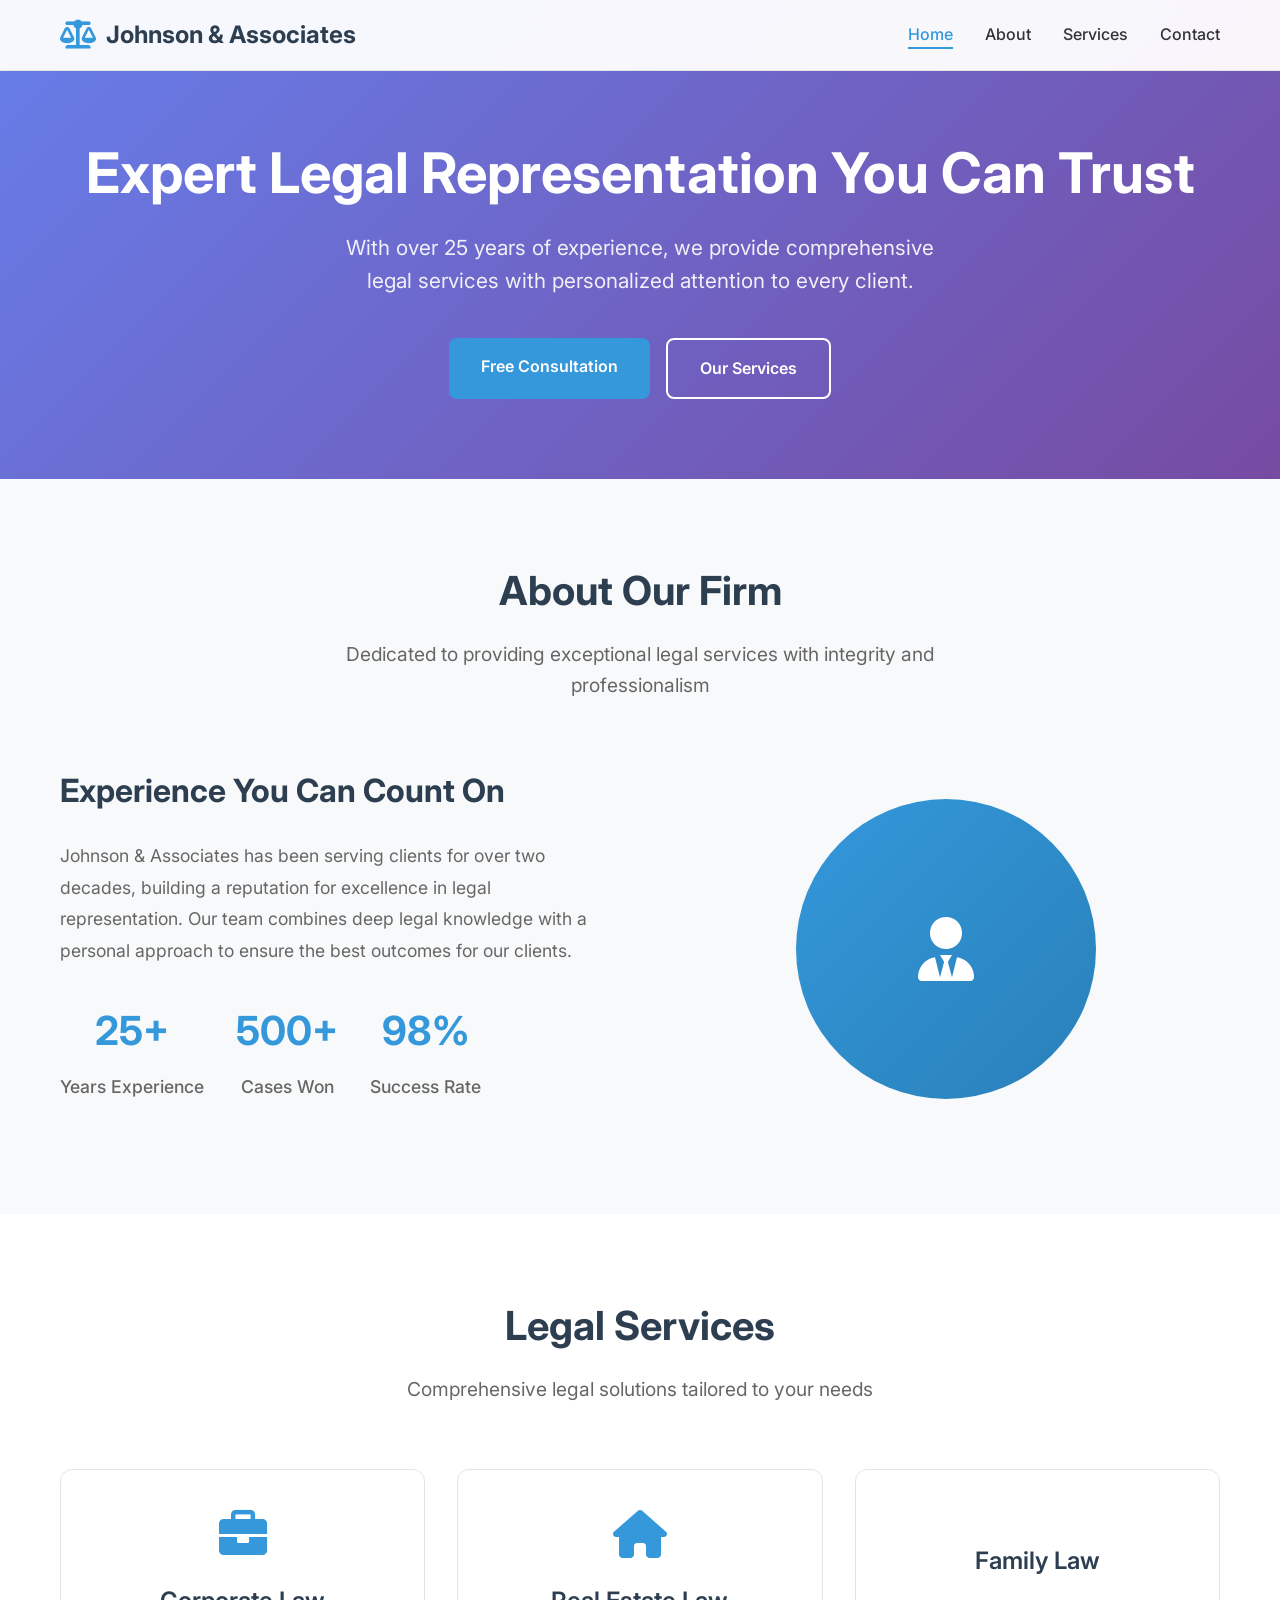
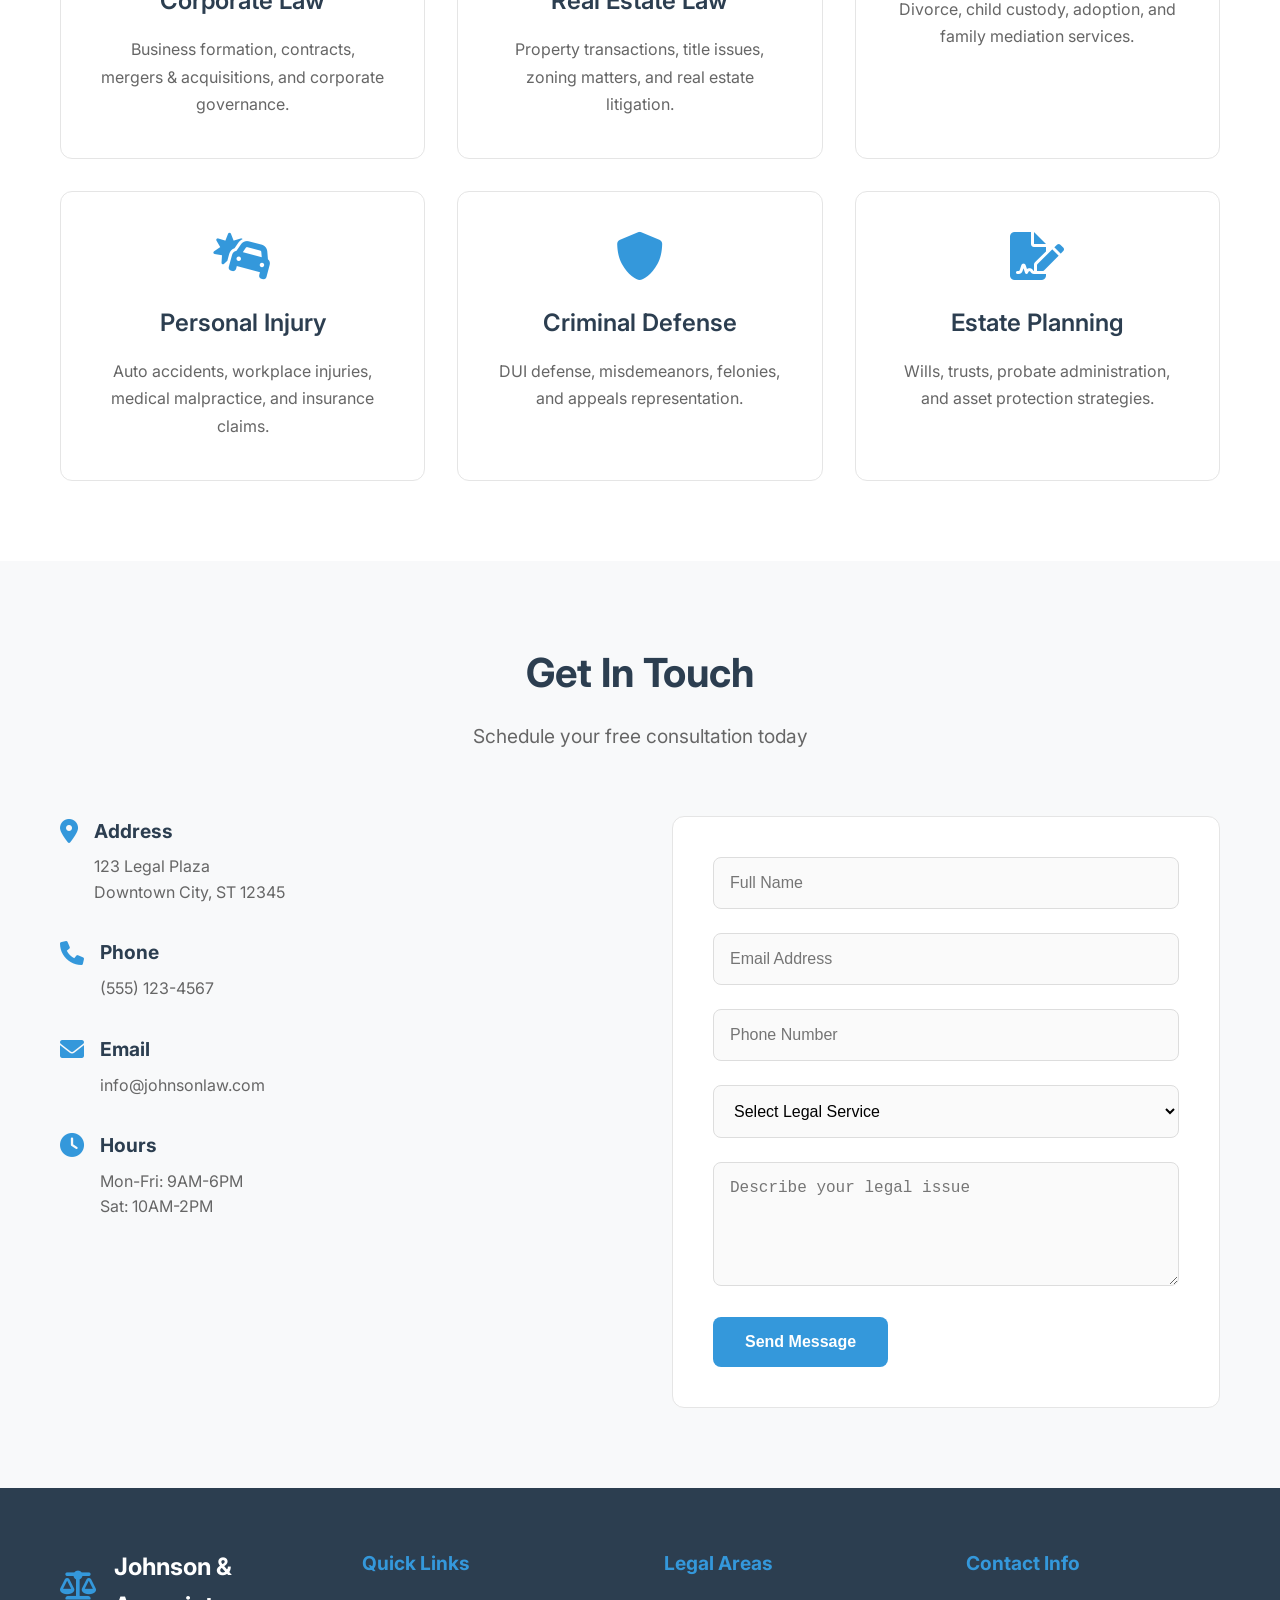
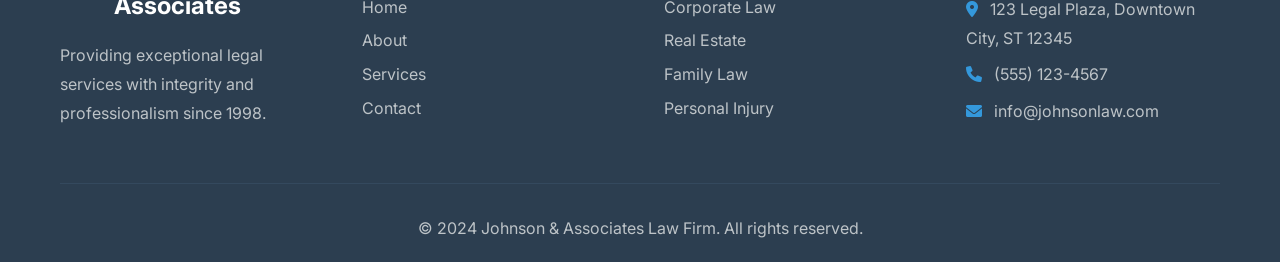
<file: index.html>
<!DOCTYPE html>
<html lang="en">
<head>
    <meta charset="UTF-8">
    <meta name="viewport" content="width=device-width, initial-scale=1.0">
    <title>Johnson & Associates Law Firm</title>
    <link rel="stylesheet" href="styles.css">
    <link href="https://fonts.googleapis.com/css2?family=Inter:wght@300;400;500;600;700&display=swap" rel="stylesheet">
    <link rel="stylesheet" href="https://cdnjs.cloudflare.com/ajax/libs/font-awesome/6.0.0/css/all.min.css">
</head>
<body>
    <!-- Header -->
    <header class="header">
        <div class="container">
            <div class="nav-brand">
                <i class="fas fa-balance-scale"></i>
                <span>Johnson & Associates</span>
            </div>
            <nav class="nav">
                <ul class="nav-menu">
                    <li><a href="#home" class="nav-link">Home</a></li>
                    <li><a href="#about" class="nav-link">About</a></li>
                    <li><a href="#services" class="nav-link">Services</a></li>
                    <li><a href="#contact" class="nav-link">Contact</a></li>
                </ul>
                <div class="hamburger">
                    <span></span>
                    <span></span>
                    <span></span>
                </div>
            </nav>
        </div>
    </header>

    <!-- Hero Section -->
    <section id="home" class="hero">
        <div class="container">
            <div class="hero-content">
                <h1>Expert Legal Representation You Can Trust</h1>
                <p>With over 25 years of experience, we provide comprehensive legal services with personalized attention to every client.</p>
                <div class="hero-buttons">
                    <a href="#contact" class="btn btn-primary">Free Consultation</a>
                    <a href="#services" class="btn btn-secondary">Our Services</a>
                </div>
            </div>
        </div>
    </section>

    <!-- About Section -->
    <section id="about" class="about">
        <div class="container">
            <div class="section-header">
                <h2>About Our Firm</h2>
                <p>Dedicated to providing exceptional legal services with integrity and professionalism</p>
            </div>
            <div class="about-content">
                <div class="about-text">
                    <h3>Experience You Can Count On</h3>
                    <p>Johnson & Associates has been serving clients for over two decades, building a reputation for excellence in legal representation. Our team combines deep legal knowledge with a personal approach to ensure the best outcomes for our clients.</p>
                    <div class="stats">
                        <div class="stat">
                            <h4>25+</h4>
                            <p>Years Experience</p>
                        </div>
                        <div class="stat">
                            <h4>500+</h4>
                            <p>Cases Won</p>
                        </div>
                        <div class="stat">
                            <h4>98%</h4>
                            <p>Success Rate</p>
                        </div>
                    </div>
                </div>
                <div class="about-image">
                    <div class="placeholder-image">
                        <i class="fas fa-user-tie"></i>
                    </div>
                </div>
            </div>
        </div>
    </section>

    <!-- Services Section -->
    <section id="services" class="services">
        <div class="container">
            <div class="section-header">
                <h2>Legal Services</h2>
                <p>Comprehensive legal solutions tailored to your needs</p>
            </div>
            <div class="services-grid">
                <div class="service-card">
                    <i class="fas fa-briefcase"></i>
                    <h3>Corporate Law</h3>
                    <p>Business formation, contracts, mergers & acquisitions, and corporate governance.</p>
                </div>
                <div class="service-card">
                    <i class="fas fa-home"></i>
                    <h3>Real Estate Law</h3>
                    <p>Property transactions, title issues, zoning matters, and real estate litigation.</p>
                </div>
                <div class="service-card">
                    <i class="fas fa-family"></i>
                    <h3>Family Law</h3>
                    <p>Divorce, child custody, adoption, and family mediation services.</p>
                </div>
                <div class="service-card">
                    <i class="fas fa-car-crash"></i>
                    <h3>Personal Injury</h3>
                    <p>Auto accidents, workplace injuries, medical malpractice, and insurance claims.</p>
                </div>
                <div class="service-card">
                    <i class="fas fa-shield-alt"></i>
                    <h3>Criminal Defense</h3>
                    <p>DUI defense, misdemeanors, felonies, and appeals representation.</p>
                </div>
                <div class="service-card">
                    <i class="fas fa-file-signature"></i>
                    <h3>Estate Planning</h3>
                    <p>Wills, trusts, probate administration, and asset protection strategies.</p>
                </div>
            </div>
        </div>
    </section>

    <!-- Contact Section -->
    <section id="contact" class="contact">
        <div class="container">
            <div class="section-header">
                <h2>Get In Touch</h2>
                <p>Schedule your free consultation today</p>
            </div>
            <div class="contact-content">
                <div class="contact-info">
                    <div class="contact-item">
                        <i class="fas fa-map-marker-alt"></i>
                        <div>
                            <h4>Address</h4>
                            <p>123 Legal Plaza<br>Downtown City, ST 12345</p>
                        </div>
                    </div>
                    <div class="contact-item">
                        <i class="fas fa-phone"></i>
                        <div>
                            <h4>Phone</h4>
                            <p>(555) 123-4567</p>
                        </div>
                    </div>
                    <div class="contact-item">
                        <i class="fas fa-envelope"></i>
                        <div>
                            <h4>Email</h4>
                            <p>info@johnsonlaw.com</p>
                        </div>
                    </div>
                    <div class="contact-item">
                        <i class="fas fa-clock"></i>
                        <div>
                            <h4>Hours</h4>
                            <p>Mon-Fri: 9AM-6PM<br>Sat: 10AM-2PM</p>
                        </div>
                    </div>
                </div>
                <form class="contact-form">
                    <div class="form-group">
                        <input type="text" id="name" name="name" placeholder="Full Name" required>
                    </div>
                    <div class="form-group">
                        <input type="email" id="email" name="email" placeholder="Email Address" required>
                    </div>
                    <div class="form-group">
                        <input type="tel" id="phone" name="phone" placeholder="Phone Number">
                    </div>
                    <div class="form-group">
                        <select id="service" name="service" required>
                            <option value="">Select Legal Service</option>
                            <option value="corporate">Corporate Law</option>
                            <option value="real-estate">Real Estate Law</option>
                            <option value="family">Family Law</option>
                            <option value="personal-injury">Personal Injury</option>
                            <option value="criminal">Criminal Defense</option>
                            <option value="estate">Estate Planning</option>
                        </select>
                    </div>
                    <div class="form-group">
                        <textarea id="message" name="message" placeholder="Describe your legal issue" rows="5" required></textarea>
                    </div>
                    <button type="submit" class="btn btn-primary">Send Message</button>
                </form>
            </div>
        </div>
    </section>

    <!-- Footer -->
    <footer class="footer">
        <div class="container">
            <div class="footer-content">
                <div class="footer-section">
                    <div class="footer-brand">
                        <i class="fas fa-balance-scale"></i>
                        <span>Johnson & Associates</span>
                    </div>
                    <p>Providing exceptional legal services with integrity and professionalism since 1998.</p>
                </div>
                <div class="footer-section">
                    <h4>Quick Links</h4>
                    <ul>
                        <li><a href="#home">Home</a></li>
                        <li><a href="#about">About</a></li>
                        <li><a href="#services">Services</a></li>
                        <li><a href="#contact">Contact</a></li>
                    </ul>
                </div>
                <div class="footer-section">
                    <h4>Legal Areas</h4>
                    <ul>
                        <li><a href="#">Corporate Law</a></li>
                        <li><a href="#">Real Estate</a></li>
                        <li><a href="#">Family Law</a></li>
                        <li><a href="#">Personal Injury</a></li>
                    </ul>
                </div>
                <div class="footer-section">
                    <h4>Contact Info</h4>
                    <p><i class="fas fa-map-marker-alt"></i> 123 Legal Plaza, Downtown City, ST 12345</p>
                    <p><i class="fas fa-phone"></i> (555) 123-4567</p>
                    <p><i class="fas fa-envelope"></i> info@johnsonlaw.com</p>
                </div>
            </div>
            <div class="footer-bottom">
                <p>&copy; 2024 Johnson & Associates Law Firm. All rights reserved.</p>
            </div>
        </div>
    </footer>

    <script src="script.js"></script>
</body>
</html>
</file>
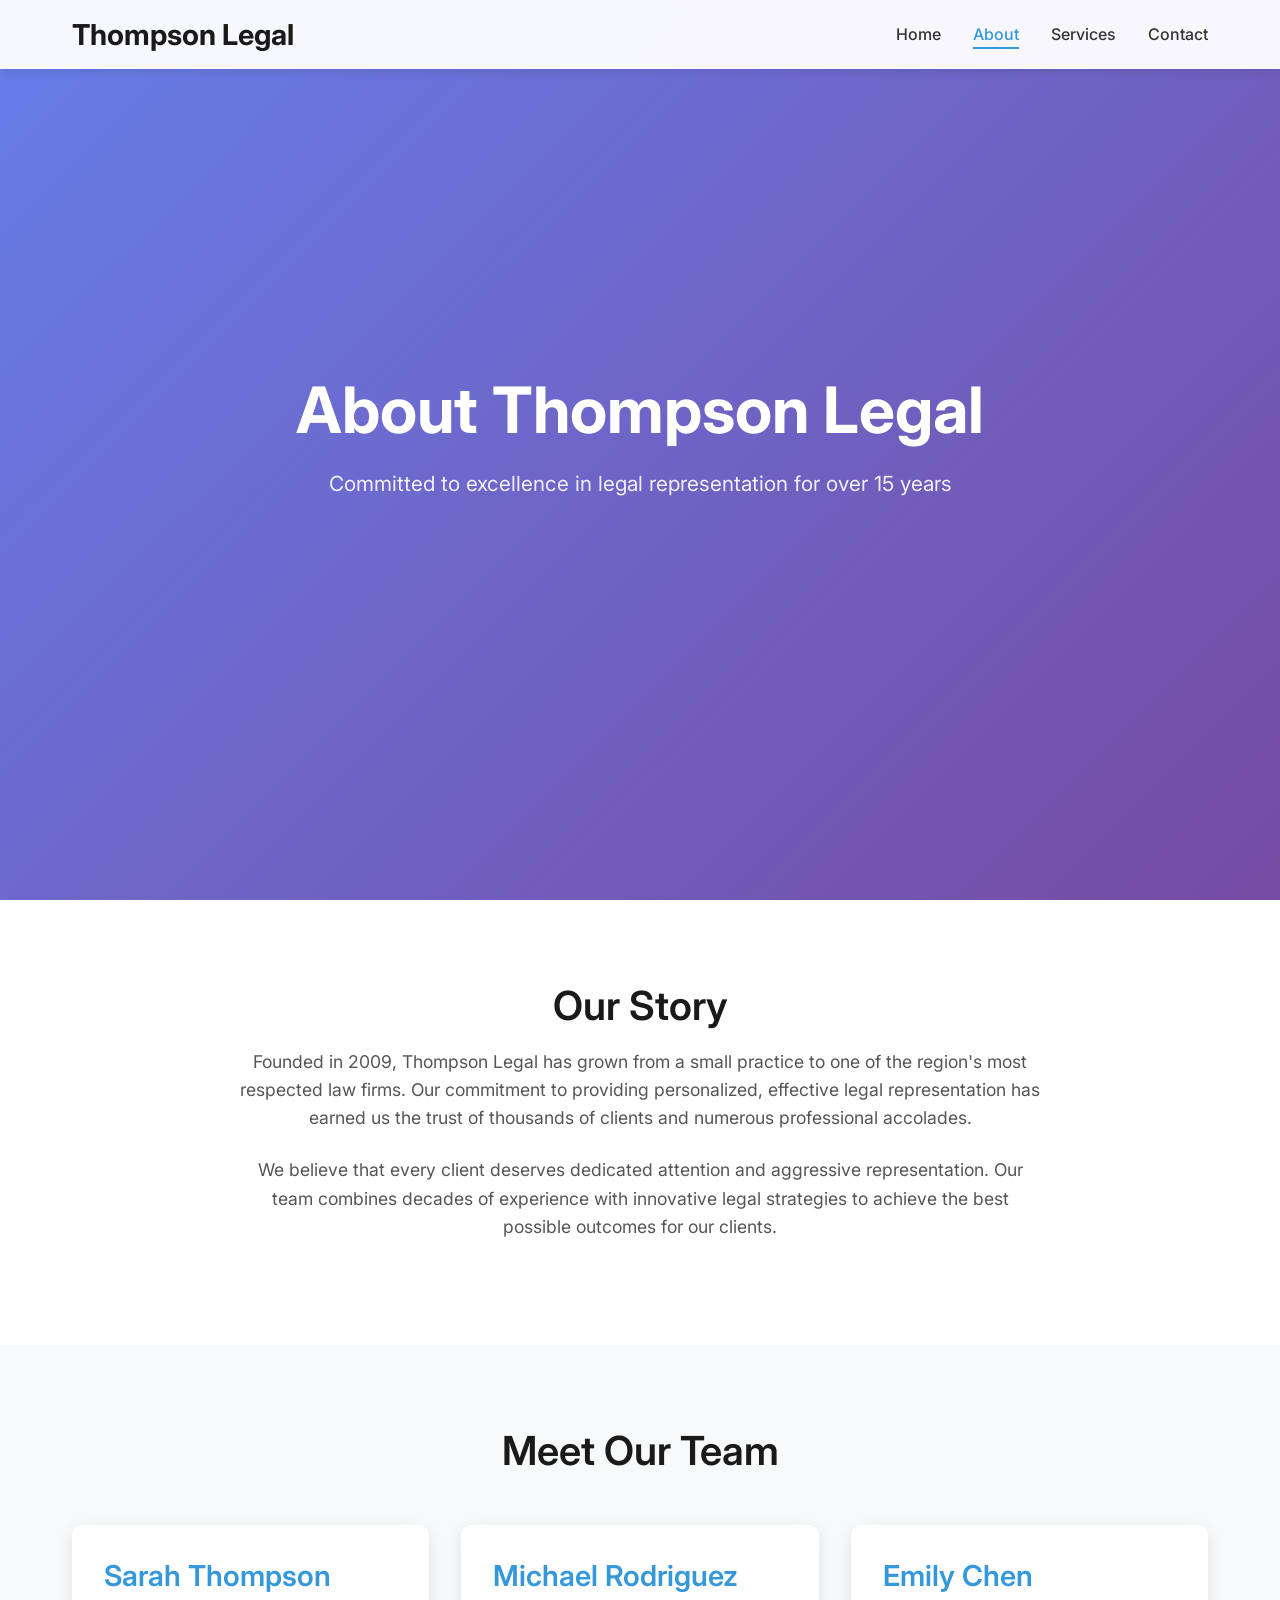
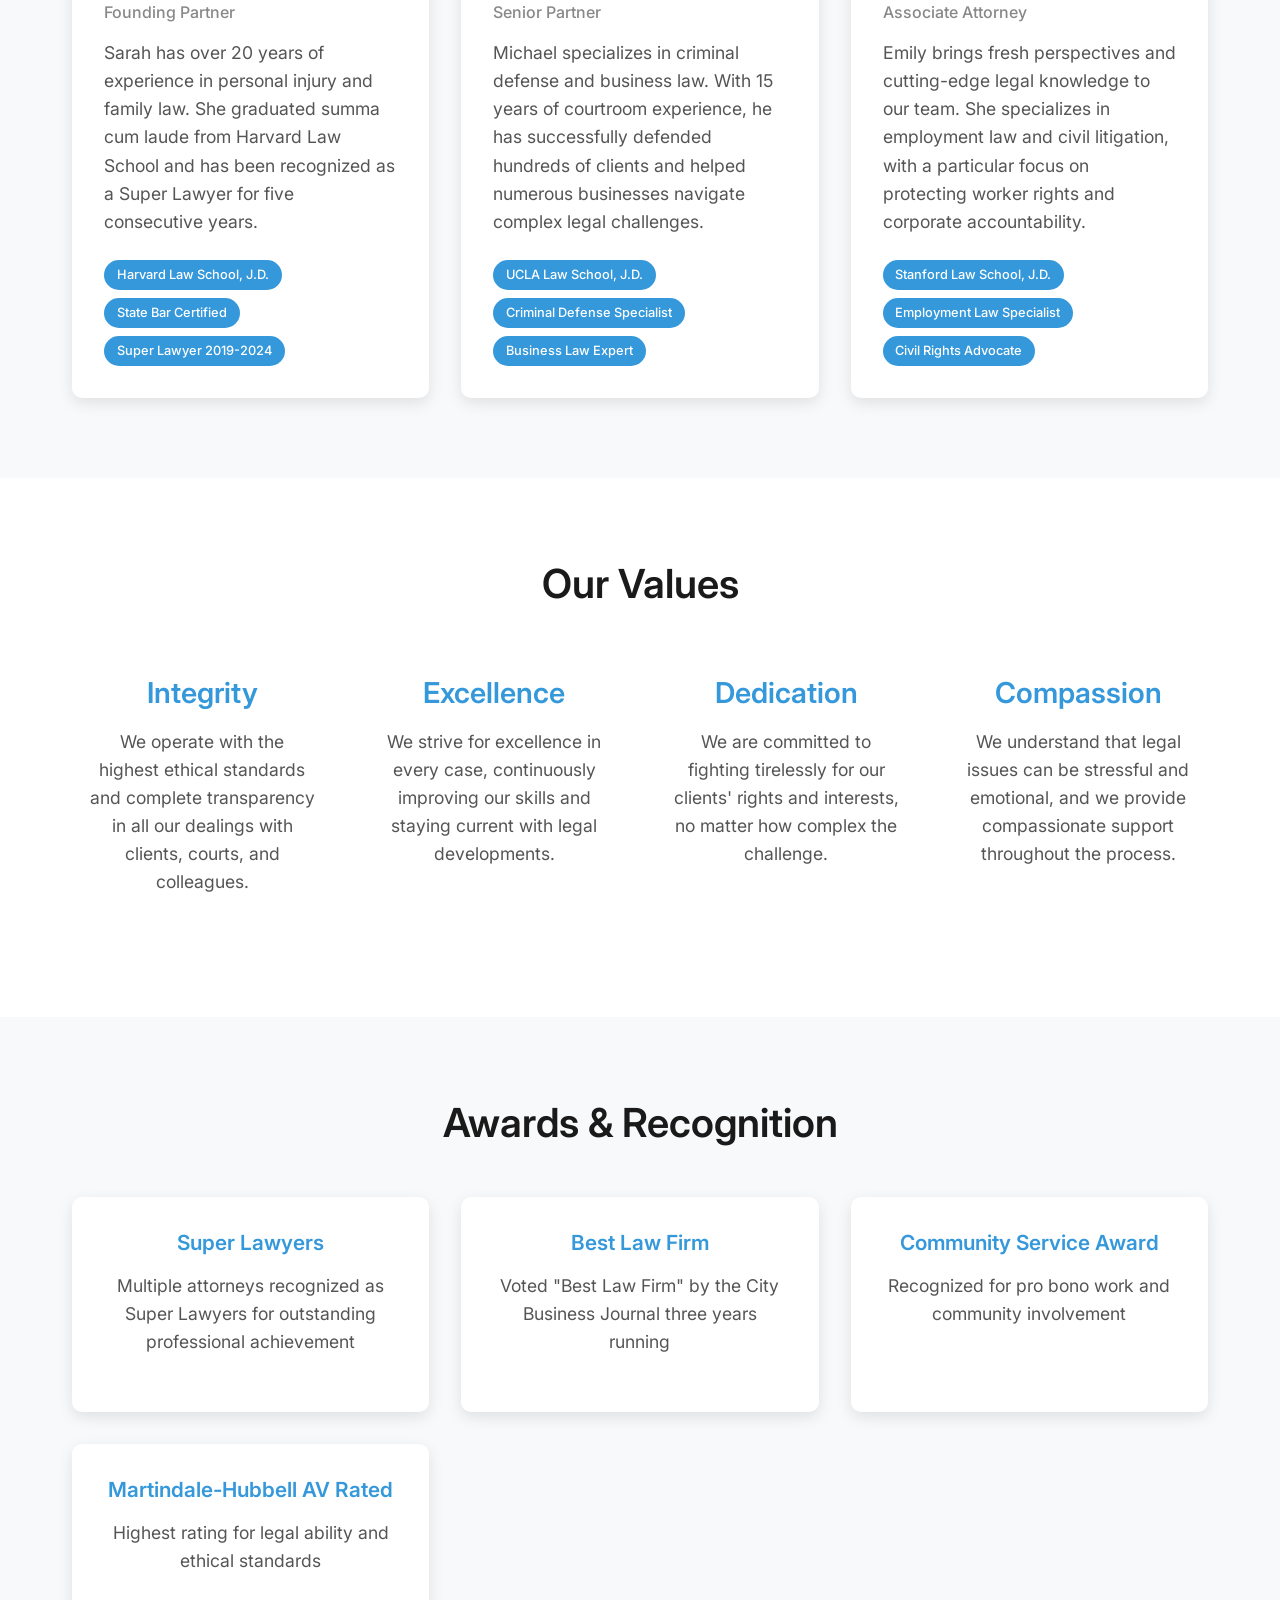
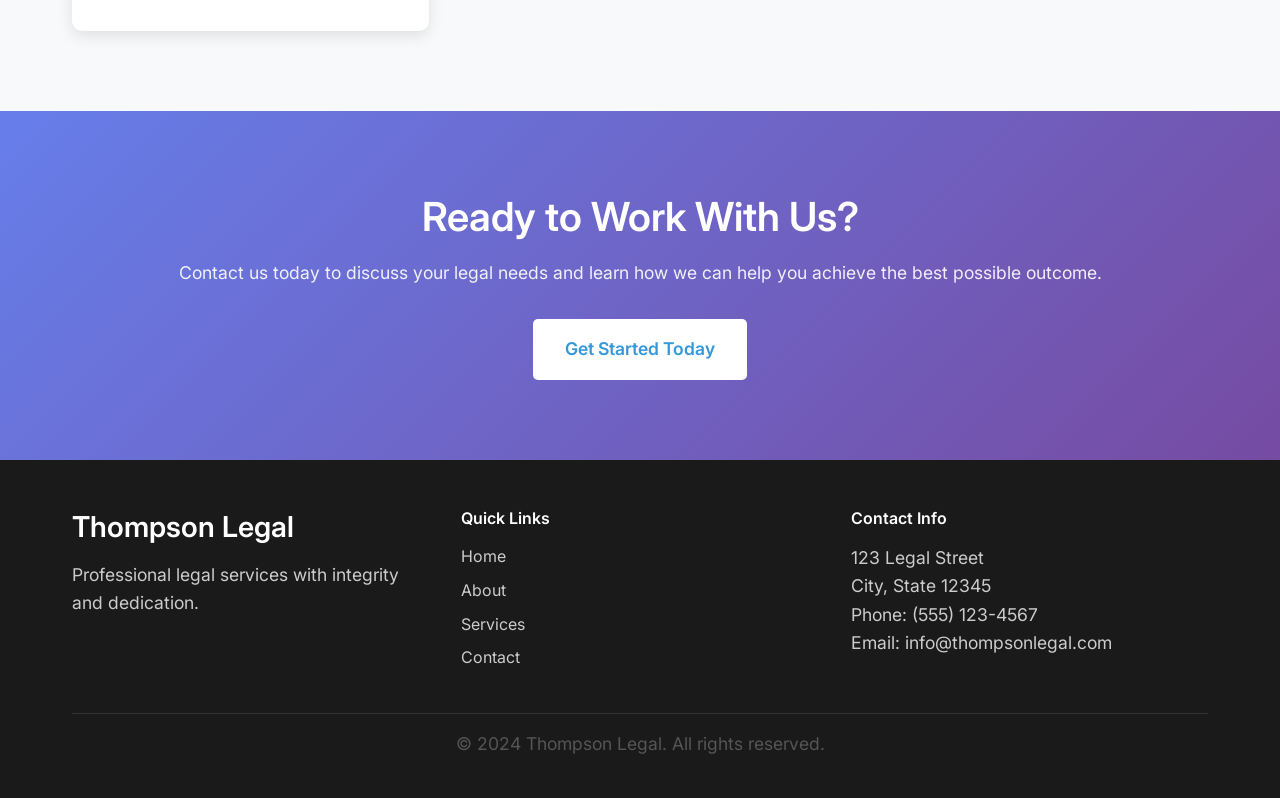
<file: about.html>
<!DOCTYPE html>
<html lang="en">
<head>
    <!-- Meta tags for proper document structure and responsive design -->
    <meta charset="UTF-8">
    <meta name="viewport" content="width=device-width, initial-scale=1.0">
    
    <!-- Page-specific title for SEO -->
    <title>About Us - Thompson Legal</title>
    
    <!-- External stylesheets -->
    <link rel="stylesheet" href="css/style.css">
    <!-- Google Fonts for professional typography -->
    <link href="https://fonts.googleapis.com/css2?family=Inter:wght@300;400;500;600;700&display=swap" rel="stylesheet">
</head>
<body>
    <!-- HEADER SECTION: Main navigation (consistent across all pages) -->
    <header class="header">
        <nav class="nav">
            <!-- Brand/Logo section -->
            <div class="nav-brand">
                <h2>Thompson Legal</h2>
            </div>
            
            <!-- Main navigation menu with active state on About -->
            <ul class="nav-menu">
                <li><a href="index.html" class="nav-link">Home</a></li>
                <li><a href="about.html" class="nav-link active">About</a></li>
                <li><a href="services.html" class="nav-link">Services</a></li>
                <li><a href="contact.html" class="nav-link">Contact</a></li>
            </ul>
            
            <!-- Mobile hamburger menu toggle -->
            <div class="nav-toggle">
                <span></span>
                <span></span>
                <span></span>
            </div>
        </nav>
    </header>

    <!-- MAIN CONTENT AREA -->
    <main>
        <!-- HERO SECTION: Page introduction and main headline -->
        <section class="hero">
            <div class="container">
                <div class="hero-content">
                    <!-- Main page title -->
                    <h1 class="hero-title">About Thompson Legal</h1>
                    <!-- Supporting tagline that emphasizes experience and commitment -->
                    <p class="hero-subtitle">Committed to excellence in legal representation for over 15 years</p>
                </div>
            </div>
        </section>

        <!-- ABOUT DETAILED SECTION: Firm history and mission -->
        <section class="about-detailed">
            <div class="container">
                <div class="about-intro">
                    <!-- Section heading -->
                    <h2>Our Story</h2>
                    
                    <!-- First paragraph: Firm founding and growth -->
                    <p>Founded in 2009, Thompson Legal has grown from a small practice to one of the region's most respected law firms. Our commitment to providing personalized, effective legal representation has earned us the trust of thousands of clients and numerous professional accolades.</p>
                    
                    <!-- Second paragraph: Philosophy and approach -->
                    <p>We believe that every client deserves dedicated attention and aggressive representation. Our team combines decades of experience with innovative legal strategies to achieve the best possible outcomes for our clients.</p>
                </div>
            </div>
        </section>

        <!-- TEAM SECTION: Attorney profiles and credentials -->
        <section class="team">
            <div class="container">
                <!-- Section title -->
                <h2 class="section-title">Meet Our Team</h2>
                
                <div class="team-grid">
                    <!-- First team member: Founding Partner -->
                    <div class="team-member">
                        <div class="member-info">
                            <!-- Attorney name -->
                            <h3>Sarah Thompson</h3>
                            <!-- Position/Title -->
                            <h4>Founding Partner</h4>
                            <!-- Biography and experience -->
                            <p>Sarah has over 20 years of experience in personal injury and family law. She graduated summa cum laude from Harvard Law School and has been recognized as a Super Lawyer for five consecutive years.</p>
                            
                            <!-- Professional credentials and achievements -->
                            <div class="member-credentials">
                                <span>Harvard Law School, J.D.</span>
                                <span>State Bar Certified</span>
                                <span>Super Lawyer 2019-2024</span>
                            </div>
                        </div>
                    </div>
                    
                    <!-- Second team member: Senior Partner -->
                    <div class="team-member">
                        <div class="member-info">
                            <!-- Attorney name -->
                            <h3>Michael Rodriguez</h3>
                            <!-- Position/Title -->
                            <h4>Senior Partner</h4>
                            <!-- Biography and specializations -->
                            <p>Michael specializes in criminal defense and business law. With 15 years of courtroom experience, he has successfully defended hundreds of clients and helped numerous businesses navigate complex legal challenges.</p>
                            
                            <!-- Professional credentials and specializations -->
                            <div class="member-credentials">
                                <span>UCLA Law School, J.D.</span>
                                <span>Criminal Defense Specialist</span>
                                <span>Business Law Expert</span>
                            </div>
                        </div>
                    </div>

                    <!-- Third team member: Associate Attorney -->
                    <div class="team-member">
                        <div class="member-info">
                            <!-- Attorney name -->
                            <h3>Emily Chen</h3>
                            <!-- Position/Title -->
                            <h4>Associate Attorney</h4>
                            <!-- Biography and areas of focus -->
                            <p>Emily brings fresh perspectives and cutting-edge legal knowledge to our team. She specializes in employment law and civil litigation, with a particular focus on protecting worker rights and corporate accountability.</p>
                            
                            <!-- Professional credentials and specializations -->
                            <div class="member-credentials">
                                <span>Stanford Law School, J.D.</span>
                                <span>Employment Law Specialist</span>
                                <span>Civil Rights Advocate</span>
                            </div>
                        </div>
                    </div>
                </div>
            </div>
        </section>

        <!-- VALUES SECTION: Core principles and philosophy -->
        <section class="values">
            <div class="container">
                <!-- Section title -->
                <h2 class="section-title">Our Values</h2>
                
                <div class="values-grid">
                    <!-- First value: Integrity -->
                    <div class="value">
                        <h3>Integrity</h3>
                        <p>We operate with the highest ethical standards and complete transparency in all our dealings with clients, courts, and colleagues.</p>
                    </div>
                    
                    <!-- Second value: Excellence -->
                    <div class="value">
                        <h3>Excellence</h3>
                        <p>We strive for excellence in every case, continuously improving our skills and staying current with legal developments.</p>
                    </div>
                    
                    <!-- Third value: Dedication -->
                    <div class="value">
                        <h3>Dedication</h3>
                        <p>We are committed to fighting tirelessly for our clients' rights and interests, no matter how complex the challenge.</p>
                    </div>
                    
                    <!-- Fourth value: Compassion -->
                    <div class="value">
                        <h3>Compassion</h3>
                        <p>We understand that legal issues can be stressful and emotional, and we provide compassionate support throughout the process.</p>
                    </div>
                </div>
            </div>
        </section>

        <!-- ACHIEVEMENTS SECTION: Awards and recognition -->
        <section class="achievements">
            <div class="container">
                <!-- Section title -->
                <h2 class="section-title">Awards & Recognition</h2>
                
                <div class="achievements-grid">
                    <!-- First achievement: Super Lawyers -->
                    <div class="achievement">
                        <h3>Super Lawyers</h3>
                        <p>Multiple attorneys recognized as Super Lawyers for outstanding professional achievement</p>
                    </div>
                    
                    <!-- Second achievement: Best Law Firm -->
                    <div class="achievement">
                        <h3>Best Law Firm</h3>
                        <p>Voted "Best Law Firm" by the City Business Journal three years running</p>
                    </div>
                    
                    <!-- Third achievement: Community Service -->
                    <div class="achievement">
                        <h3>Community Service Award</h3>
                        <p>Recognized for pro bono work and community involvement</p>
                    </div>
                    
                    <!-- Fourth achievement: Martindale-Hubbell Rating -->
                    <div class="achievement">
                        <h3>Martindale-Hubbell AV Rated</h3>
                        <p>Highest rating for legal ability and ethical standards</p>
                    </div>
                </div>
            </div>
        </section>

        <!-- CALL-TO-ACTION SECTION: Conversion opportunity -->
        <section class="cta">
            <div class="container">
                <div class="cta-content">
                    <!-- Compelling action headline -->
                    <h2>Ready to Work With Us?</h2>
                    <!-- Supporting text to encourage contact -->
                    <p>Contact us today to discuss your legal needs and learn how we can help you achieve the best possible outcome.</p>
                    <!-- Primary action button -->
                    <a href="contact.html" class="btn-primary">Get Started Today</a>
                </div>
            </div>
        </section>
    </main>

    <!-- FOOTER SECTION: Additional links and contact information (consistent across all pages) -->
    <footer class="footer">
        <div class="container">
            <div class="footer-content">
                <!-- Brand section in footer -->
                <div class="footer-section">
                    <h3>Thompson Legal</h3>
                    <p>Professional legal services with integrity and dedication.</p>
                </div>
                
                <!-- Quick navigation links -->
                <div class="footer-section">
                    <h4>Quick Links</h4>
                    <ul>
                        <li><a href="index.html">Home</a></li>
                        <li><a href="about.html">About</a></li>
                        <li><a href="services.html">Services</a></li>
                        <li><a href="contact.html">Contact</a></li>
                    </ul>
                </div>
                
                <!-- Contact information -->
                <div class="footer-section">
                    <h4>Contact Info</h4>
                    <p>123 Legal Street<br>City, State 12345<br>Phone: (555) 123-4567<br>Email: info@thompsonlegal.com</p>
                </div>
            </div>
            
            <!-- Copyright and legal disclaimer -->
            <div class="footer-bottom">
                <p>&copy; 2024 Thompson Legal. All rights reserved.</p>
            </div>
        </div>
    </footer>

    <!-- JavaScript for interactive functionality -->
    <script src="js/script.js"></script>
</body>
</html>
</file>
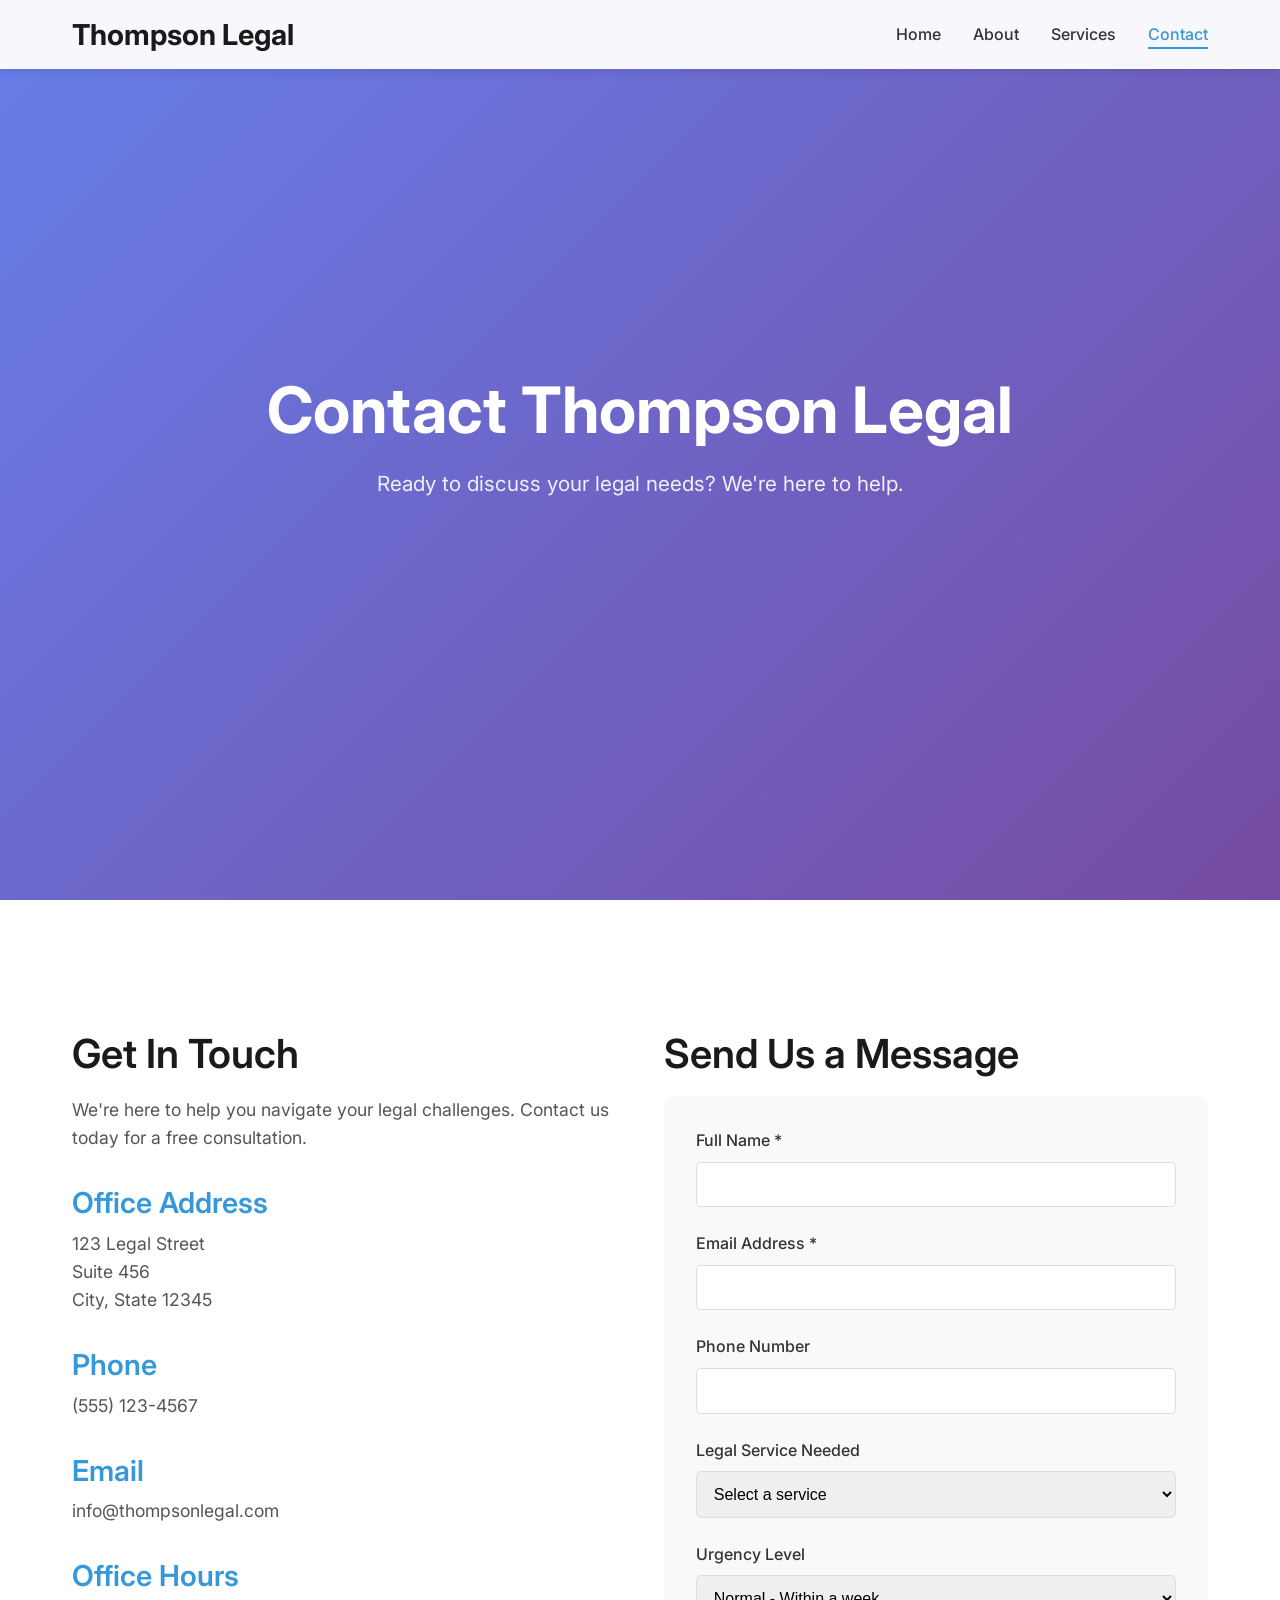
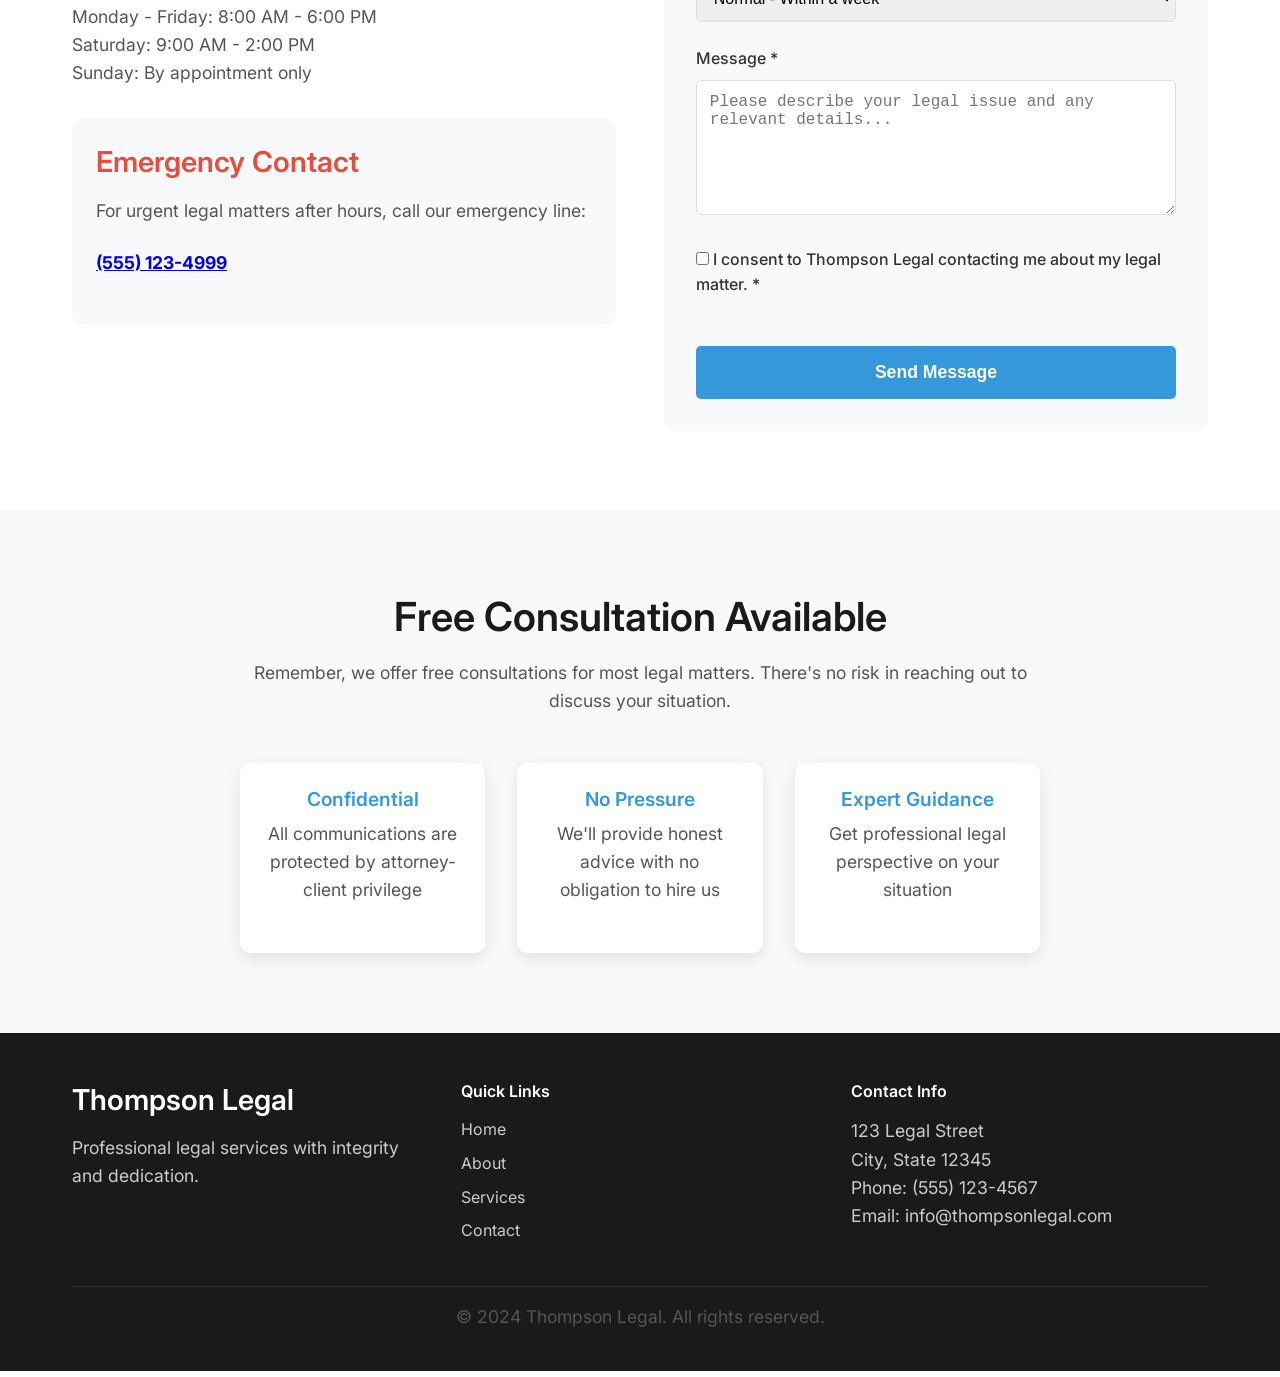
<file: contact.html>
<!DOCTYPE html>
<html lang="en">
<head>
    <!-- Meta tags for proper document structure and responsive design -->
    <meta charset="UTF-8">
    <meta name="viewport" content="width=device-width, initial-scale=1.0">
    
    <!-- Page-specific title for SEO -->
    <title>Contact Us - Thompson Legal</title>
    
    <!-- External stylesheets -->
    <link rel="stylesheet" href="css/style.css">
    <!-- Google Fonts for professional typography -->
    <link href="https://fonts.googleapis.com/css2?family=Inter:wght@300;400;500;600;700&display=swap" rel="stylesheet">
</head>
<body>
    <!-- HEADER SECTION: Main navigation (consistent across all pages) -->
    <header class="header">
        <nav class="nav">
            <!-- Brand/Logo section -->
            <div class="nav-brand">
                <h2>Thompson Legal</h2>
            </div>
            
            <!-- Main navigation menu with active state on Contact -->
            <ul class="nav-menu">
                <li><a href="index.html" class="nav-link">Home</a></li>
                <li><a href="about.html" class="nav-link">About</a></li>
                <li><a href="services.html" class="nav-link">Services</a></li>
                <li><a href="contact.html" class="nav-link active">Contact</a></li>
            </ul>
            
            <!-- Mobile hamburger menu toggle -->
            <div class="nav-toggle">
                <span></span>
                <span></span>
                <span></span>
            </div>
        </nav>
    </header>

    <!-- MAIN CONTENT AREA -->
    <main>
        <!-- HERO SECTION: Page introduction and main headline -->
        <section class="hero">
            <div class="container">
                <div class="hero-content">
                    <!-- Main page title -->
                    <h1 class="hero-title">Contact Thompson Legal</h1>
                    <!-- Supporting tagline encouraging contact -->
                    <p class="hero-subtitle">Ready to discuss your legal needs? We're here to help.</p>
                </div>
            </div>
        </section>

        <!-- CONTACT MAIN SECTION: Contact information and contact form -->
        <section class="contact-main">
            <div class="container">
                <div class="contact-grid">
                    
                    <!-- LEFT SIDE: Contact information -->
                    <div class="contact-info">
                        <!-- Section heading -->
                        <h2>Get In Touch</h2>
                        <!-- Introduction paragraph -->
                        <p>We're here to help you navigate your legal challenges. Contact us today for a free consultation.</p>
                        
                        <!-- Contact details container -->
                        <div class="contact-details">
                            <!-- Office address -->
                            <div class="contact-item">
                                <h3>Office Address</h3>
                                <p>123 Legal Street<br>
                                Suite 456<br>
                                City, State 12345</p>
                            </div>
                            
                            <!-- Phone number with clickable link -->
                            <div class="contact-item">
                                <h3>Phone</h3>
                                <p><a href="tel:5551234567">(555) 123-4567</a></p>
                            </div>
                            
                            <!-- Email address with clickable link -->
                            <div class="contact-item">
                                <h3>Email</h3>
                                <p><a href="mailto:info@thompsonlegal.com">info@thompsonlegal.com</a></p>
                            </div>
                            
                            <!-- Office hours -->
                            <div class="contact-item">
                                <h3>Office Hours</h3>
                                <p>Monday - Friday: 8:00 AM - 6:00 PM<br>
                                Saturday: 9:00 AM - 2:00 PM<br>
                                Sunday: By appointment only</p>
                            </div>
                        </div>

                        <!-- Emergency contact information -->
                        <div class="emergency-contact">
                            <h3>Emergency Contact</h3>
                            <p>For urgent legal matters after hours, call our emergency line:</p>
                            <p><strong><a href="tel:5551234999">(555) 123-4999</a></strong></p>
                        </div>
                    </div>

                    <!-- RIGHT SIDE: Contact form -->
                    <div class="contact-form-section">
                        <!-- Form heading -->
                        <h2>Send Us a Message</h2>
                        
                        <!-- Contact form with JavaScript handling -->
                        <form id="contact-form" class="contact-form">
                            <!-- Full name field (required) -->
                            <div class="form-group">
                                <label for="name">Full Name *</label>
                                <input type="text" id="name" name="name" required>
                            </div>
                            
                            <!-- Email field (required) -->
                            <div class="form-group">
                                <label for="email">Email Address *</label>
                                <input type="email" id="email" name="email" required>
                            </div>
                            
                            <!-- Phone number field (optional) -->
                            <div class="form-group">
                                <label for="phone">Phone Number</label>
                                <input type="tel" id="phone" name="phone">
                            </div>
                            
                            <!-- Service selection dropdown -->
                            <div class="form-group">
                                <label for="service">Legal Service Needed</label>
                                <select id="service" name="service">
                                    <option value="">Select a service</option>
                                    <option value="personal-injury">Personal Injury</option>
                                    <option value="family-law">Family Law</option>
                                    <option value="criminal-defense">Criminal Defense</option>
                                    <option value="business-law">Business Law</option>
                                    <option value="other">Other</option>
                                </select>
                            </div>
                            
                            <!-- Urgency level selection -->
                            <div class="form-group">
                                <label for="urgency">Urgency Level</label>
                                <select id="urgency" name="urgency">
                                    <option value="normal">Normal - Within a week</option>
                                    <option value="urgent">Urgent - Within 2-3 days</option>
                                    <option value="emergency">Emergency - Within 24 hours</option>
                                </select>
                            </div>
                            
                            <!-- Message textarea (required) -->
                            <div class="form-group">
                                <label for="message">Message *</label>
                                <textarea id="message" name="message" rows="6" placeholder="Please describe your legal issue and any relevant details..." required></textarea>
                            </div>
                            
                            <!-- Consent checkbox (required) -->
                            <div class="form-group checkbox-group">
                                <label class="checkbox-label">
                                    <input type="checkbox" id="consent" name="consent" required>
                                    <span class="checkmark"></span>
                                    I consent to Thompson Legal contacting me about my legal matter. *
                                </label>
                            </div>
                            
                            <!-- Submit button -->
                            <button type="submit" class="btn-primary form-submit">Send Message</button>
                        </form>
                    </div>
                </div>
            </div>
        </section>

        <!-- CONSULTATION REMINDER SECTION: Reinforces free consultation offer -->
        <section class="consultation-reminder">
            <div class="container">
                <div class="consultation-content">
                    <!-- Section heading -->
                    <h2>Free Consultation Available</h2>
                    <!-- Reminder text -->
                    <p>Remember, we offer free consultations for most legal matters. There's no risk in reaching out to discuss your situation.</p>
                    
                    <!-- Benefits of free consultation -->
                    <div class="consultation-benefits">
                        <!-- First benefit: Confidential -->
                        <div class="benefit">
                            <h3>Confidential</h3>
                            <p>All communications are protected by attorney-client privilege</p>
                        </div>
                        
                        <!-- Second benefit: No Pressure -->
                        <div class="benefit">
                            <h3>No Pressure</h3>
                            <p>We'll provide honest advice with no obligation to hire us</p>
                        </div>
                        
                        <!-- Third benefit: Expert Guidance -->
                        <div class="benefit">
                            <h3>Expert Guidance</h3>
                            <p>Get professional legal perspective on your situation</p>
                        </div>
                    </div>
                </div>
            </div>
        </section>
    </main>

    <!-- FOOTER SECTION: Additional links and contact information (consistent across all pages) -->
    <footer class="footer">
        <div class="container">
            <div class="footer-content">
                <!-- Brand section in footer -->
                <div class="footer-section">
                    <h3>Thompson Legal</h3>
                    <p>Professional legal services with integrity and dedication.</p>
                </div>
                
                <!-- Quick navigation links -->
                <div class="footer-section">
                    <h4>Quick Links</h4>
                    <ul>
                        <li><a href="index.html">Home</a></li>
                        <li><a href="about.html">About</a></li>
                        <li><a href="services.html">Services</a></li>
                        <li><a href="contact.html">Contact</a></li>
                    </ul>
                </div>
                
                <!-- Contact information -->
                <div class="footer-section">
                    <h4>Contact Info</h4>
                    <p>123 Legal Street<br>City, State 12345<br>Phone: (555) 123-4567<br>Email: info@thompsonlegal.com</p>
                </div>
            </div>
            
            <!-- Copyright and legal disclaimer -->
            <div class="footer-bottom">
                <p>&copy; 2024 Thompson Legal. All rights reserved.</p>
            </div>
        </div>
    </footer>

    <!-- JavaScript for interactive functionality -->
    <script src="js/script.js"></script>
</body>
</html>
</file>
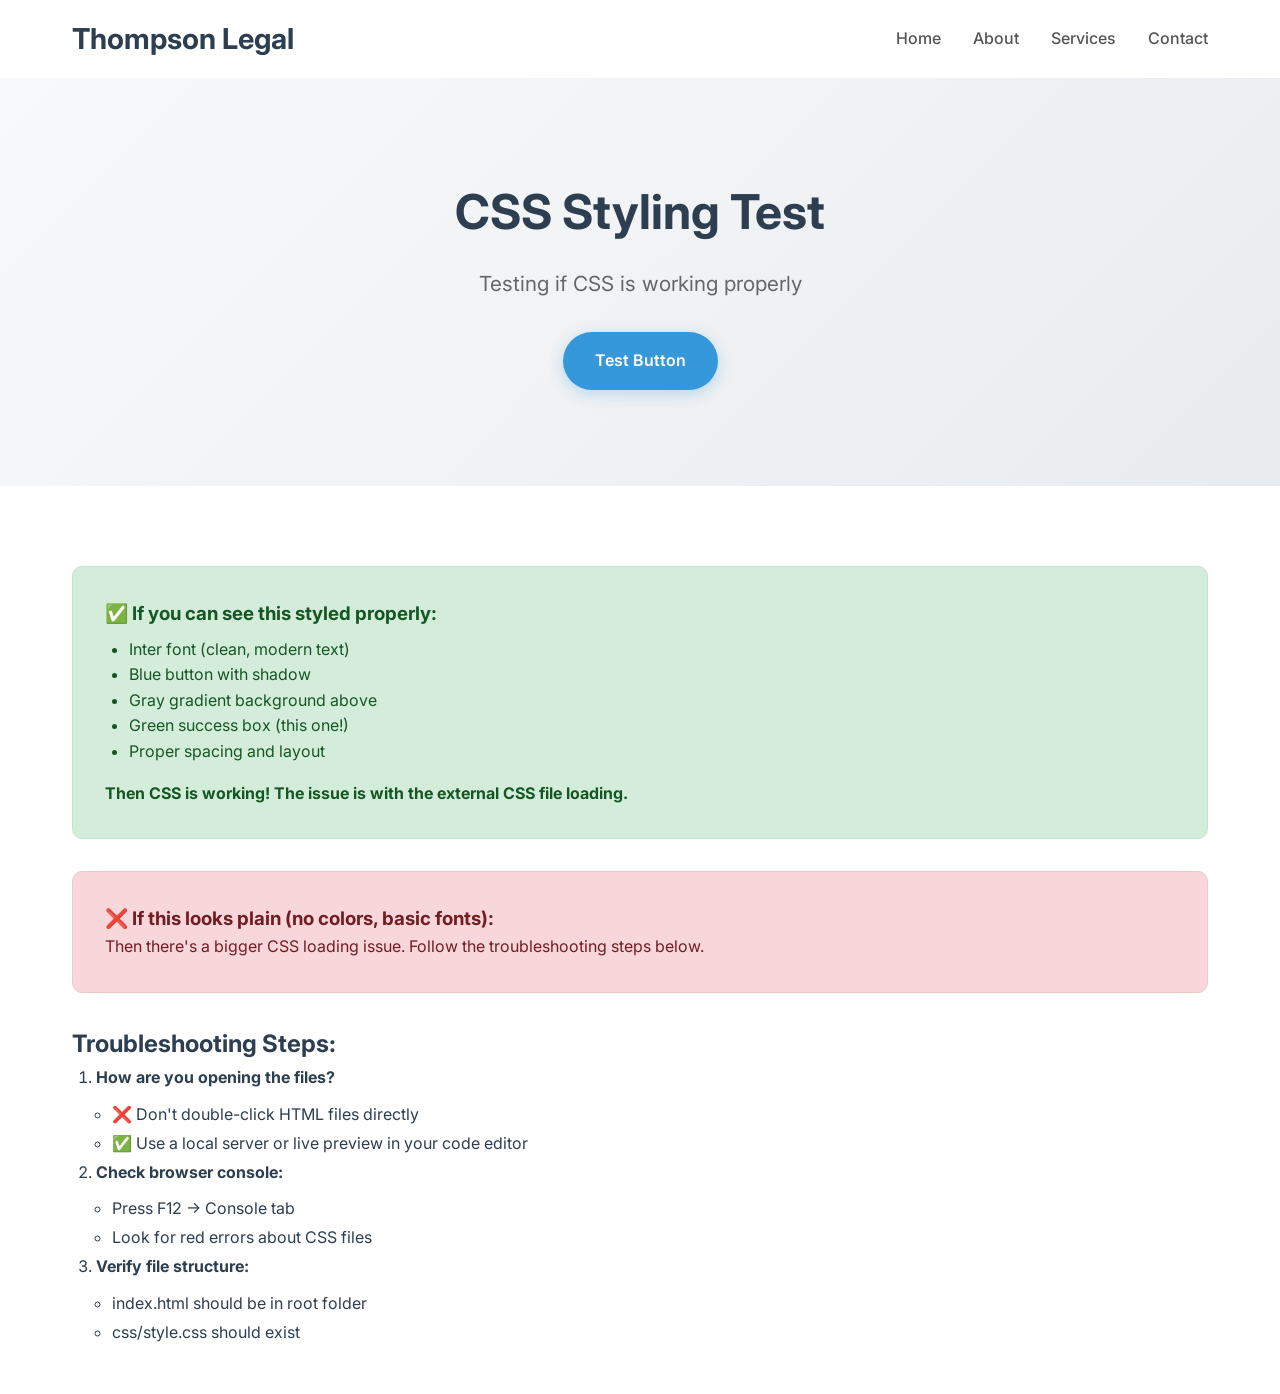
<file: inline-test.html>
<!DOCTYPE html>
<html lang="en">
<head>
    <meta charset="UTF-8">
    <meta name="viewport" content="width=device-width, initial-scale=1.0">
    <title>CSS Test - Thompson Legal</title>
    <link href="https://fonts.googleapis.com/css2?family=Inter:wght@300;400;500;600;700&display=swap" rel="stylesheet">
    <style>
        * {
            margin: 0;
            padding: 0;
            box-sizing: border-box;
        }
        body {
            font-family: 'Inter', Arial, sans-serif;
            line-height: 1.6;
            color: #2c3e50;
            background: #ffffff;
        }
        .container {
            max-width: 1200px;
            margin: 0 auto;
            padding: 0 2rem;
        }
        .header {
            background: #ffffff;
            padding: 1rem 0;
            box-shadow: 0 2px 10px rgba(0,0,0,0.1);
        }
        .nav {
            display: flex;
            justify-content: space-between;
            align-items: center;
        }
        .nav-brand h2 {
            color: #2c3e50;
            font-size: 1.8rem;
            margin: 0;
        }
        .nav-menu {
            display: flex;
            list-style: none;
            gap: 2rem;
            margin: 0;
        }
        .nav-link {
            color: #555;
            text-decoration: none;
            font-weight: 500;
        }
        .nav-link:hover {
            color: #3498db;
        }
        .hero {
            background: linear-gradient(135deg, #f8f9fa 0%, #e9ecef 100%);
            padding: 6rem 0;
            text-align: center;
        }
        .hero-title {
            font-size: 3rem;
            color: #2c3e50;
            margin-bottom: 1rem;
        }
        .hero-subtitle {
            font-size: 1.3rem;
            color: #666;
            margin-bottom: 2rem;
        }
        .btn-primary {
            display: inline-block;
            padding: 1rem 2rem;
            background: #3498db;
            color: white;
            text-decoration: none;
            border-radius: 50px;
            font-weight: 600;
            box-shadow: 0 4px 15px rgba(52, 152, 219, 0.3);
            transition: all 0.3s ease;
        }
        .btn-primary:hover {
            background: #2980b9;
            transform: translateY(-2px);
        }
        .test-section {
            padding: 3rem 0;
            background: white;
        }
        .success-box {
            background: #d4edda;
            border: 1px solid #c3e6cb;
            color: #155724;
            padding: 2rem;
            border-radius: 10px;
            margin: 2rem 0;
        }
        .error-box {
            background: #f8d7da;
            border: 1px solid #f5c6cb;
            color: #721c24;
            padding: 2rem;
            border-radius: 10px;
            margin: 2rem 0;
        }
    </style>
</head>
<body>
    <header class="header">
        <div class="container">
            <nav class="nav">
                <div class="nav-brand">
                    <h2>Thompson Legal</h2>
                </div>
                <ul class="nav-menu">
                    <li><a href="#" class="nav-link">Home</a></li>
                    <li><a href="#" class="nav-link">About</a></li>
                    <li><a href="#" class="nav-link">Services</a></li>
                    <li><a href="#" class="nav-link">Contact</a></li>
                </ul>
            </nav>
        </div>
    </header>

    <section class="hero">
        <div class="container">
            <h1 class="hero-title">CSS Styling Test</h1>
            <p class="hero-subtitle">Testing if CSS is working properly</p>
            <a href="#" class="btn-primary">Test Button</a>
        </div>
    </section>

    <section class="test-section">
        <div class="container">
            <div class="success-box">
                <h3>✅ If you can see this styled properly:</h3>
                <ul style="margin-left: 1.5rem; margin-top: 0.5rem;">
                    <li>Inter font (clean, modern text)</li>
                    <li>Blue button with shadow</li>
                    <li>Gray gradient background above</li>
                    <li>Green success box (this one!)</li>
                    <li>Proper spacing and layout</li>
                </ul>
                <p style="margin-top: 1rem;"><strong>Then CSS is working! The issue is with the external CSS file loading.</strong></p>
            </div>

            <div class="error-box">
                <h3>❌ If this looks plain (no colors, basic fonts):</h3>
                <p>Then there's a bigger CSS loading issue. Follow the troubleshooting steps below.</p>
            </div>

            <h2>Troubleshooting Steps:</h2>
            <ol style="margin-left: 1.5rem; line-height: 1.8;">
                <li><strong>How are you opening the files?</strong>
                    <ul style="margin-left: 1rem; margin-top: 0.5rem;">
                        <li>❌ Don't double-click HTML files directly</li>
                        <li>✅ Use a local server or live preview in your code editor</li>
                    </ul>
                </li>
                <li><strong>Check browser console:</strong>
                    <ul style="margin-left: 1rem; margin-top: 0.5rem;">
                        <li>Press F12 → Console tab</li>
                        <li>Look for red errors about CSS files</li>
                    </ul>
                </li>
                <li><strong>Verify file structure:</strong>
                    <ul style="margin-left: 1rem; margin-top: 0.5rem;">
                        <li>index.html should be in root folder</li>
                        <li>css/style.css should exist</li>
                    </ul>
                </li>
            </ol>
        </div>
    </section>
</body>
</html>
</file>
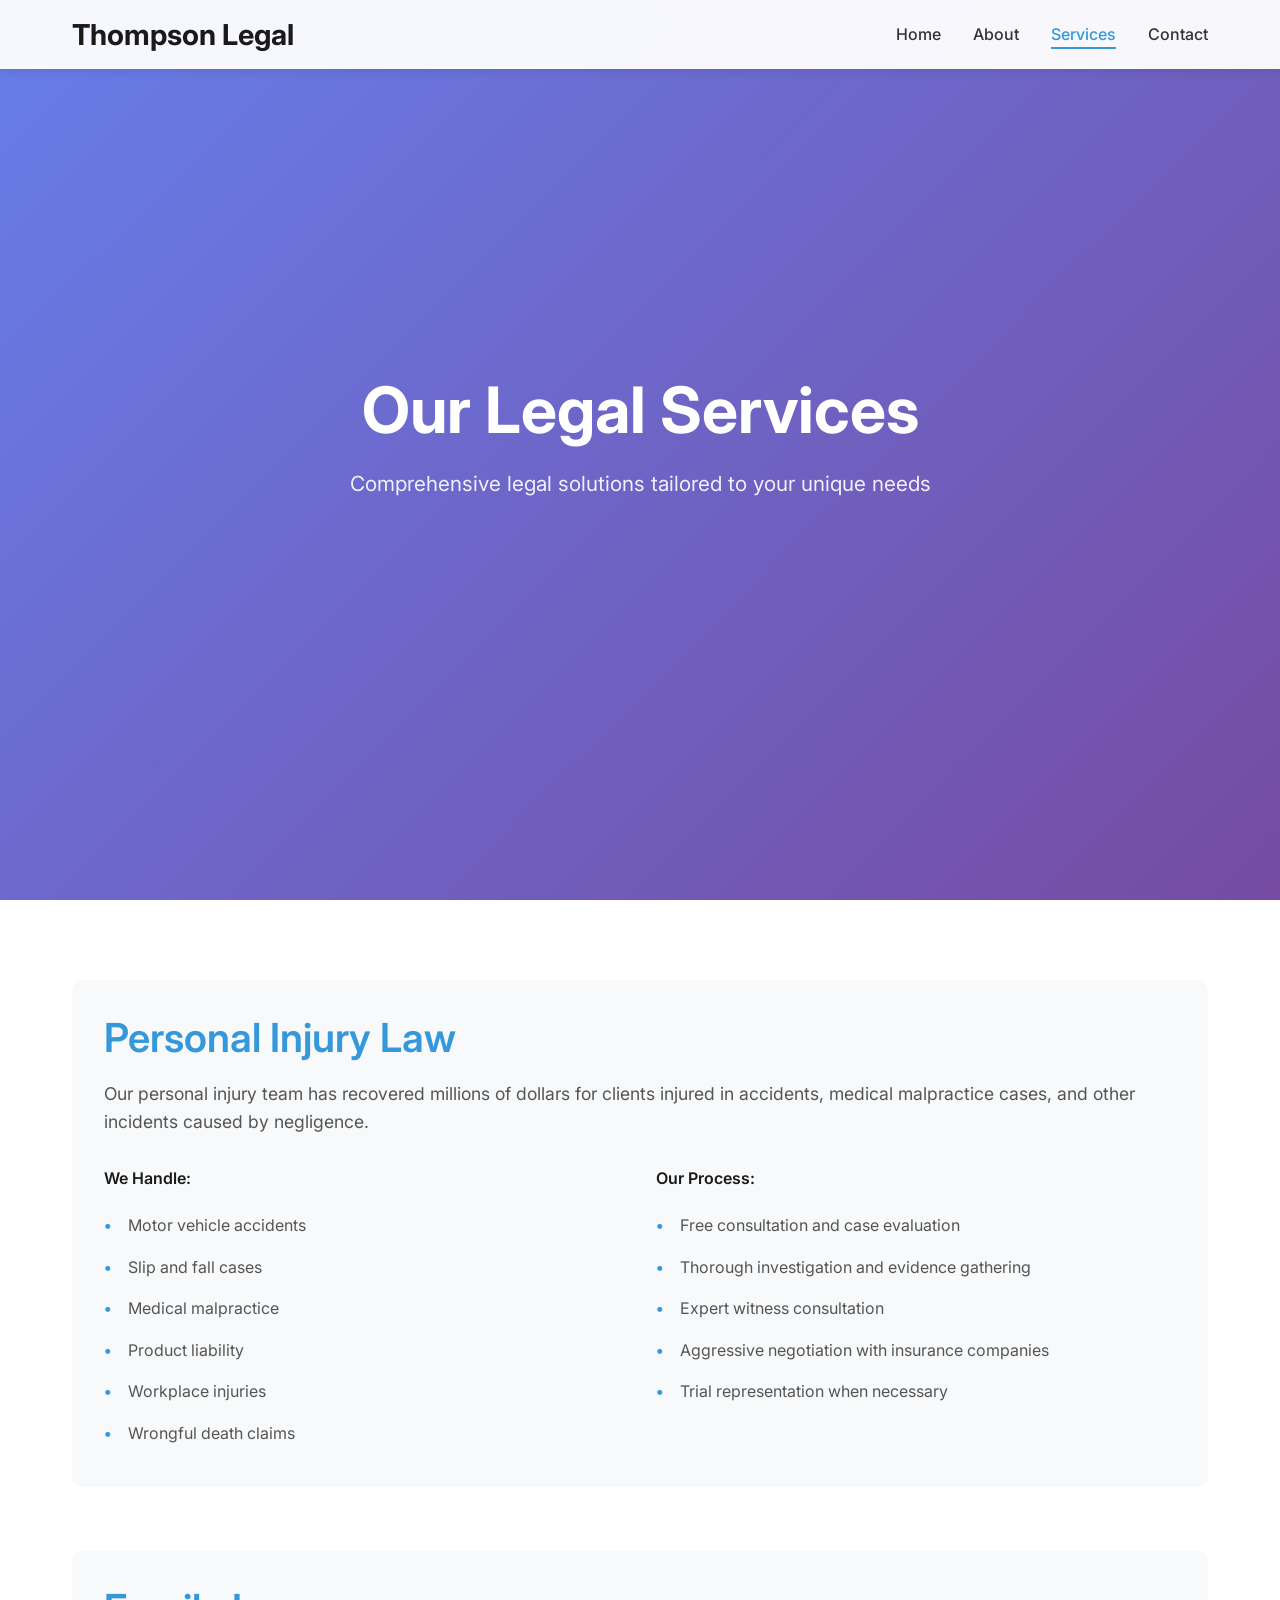
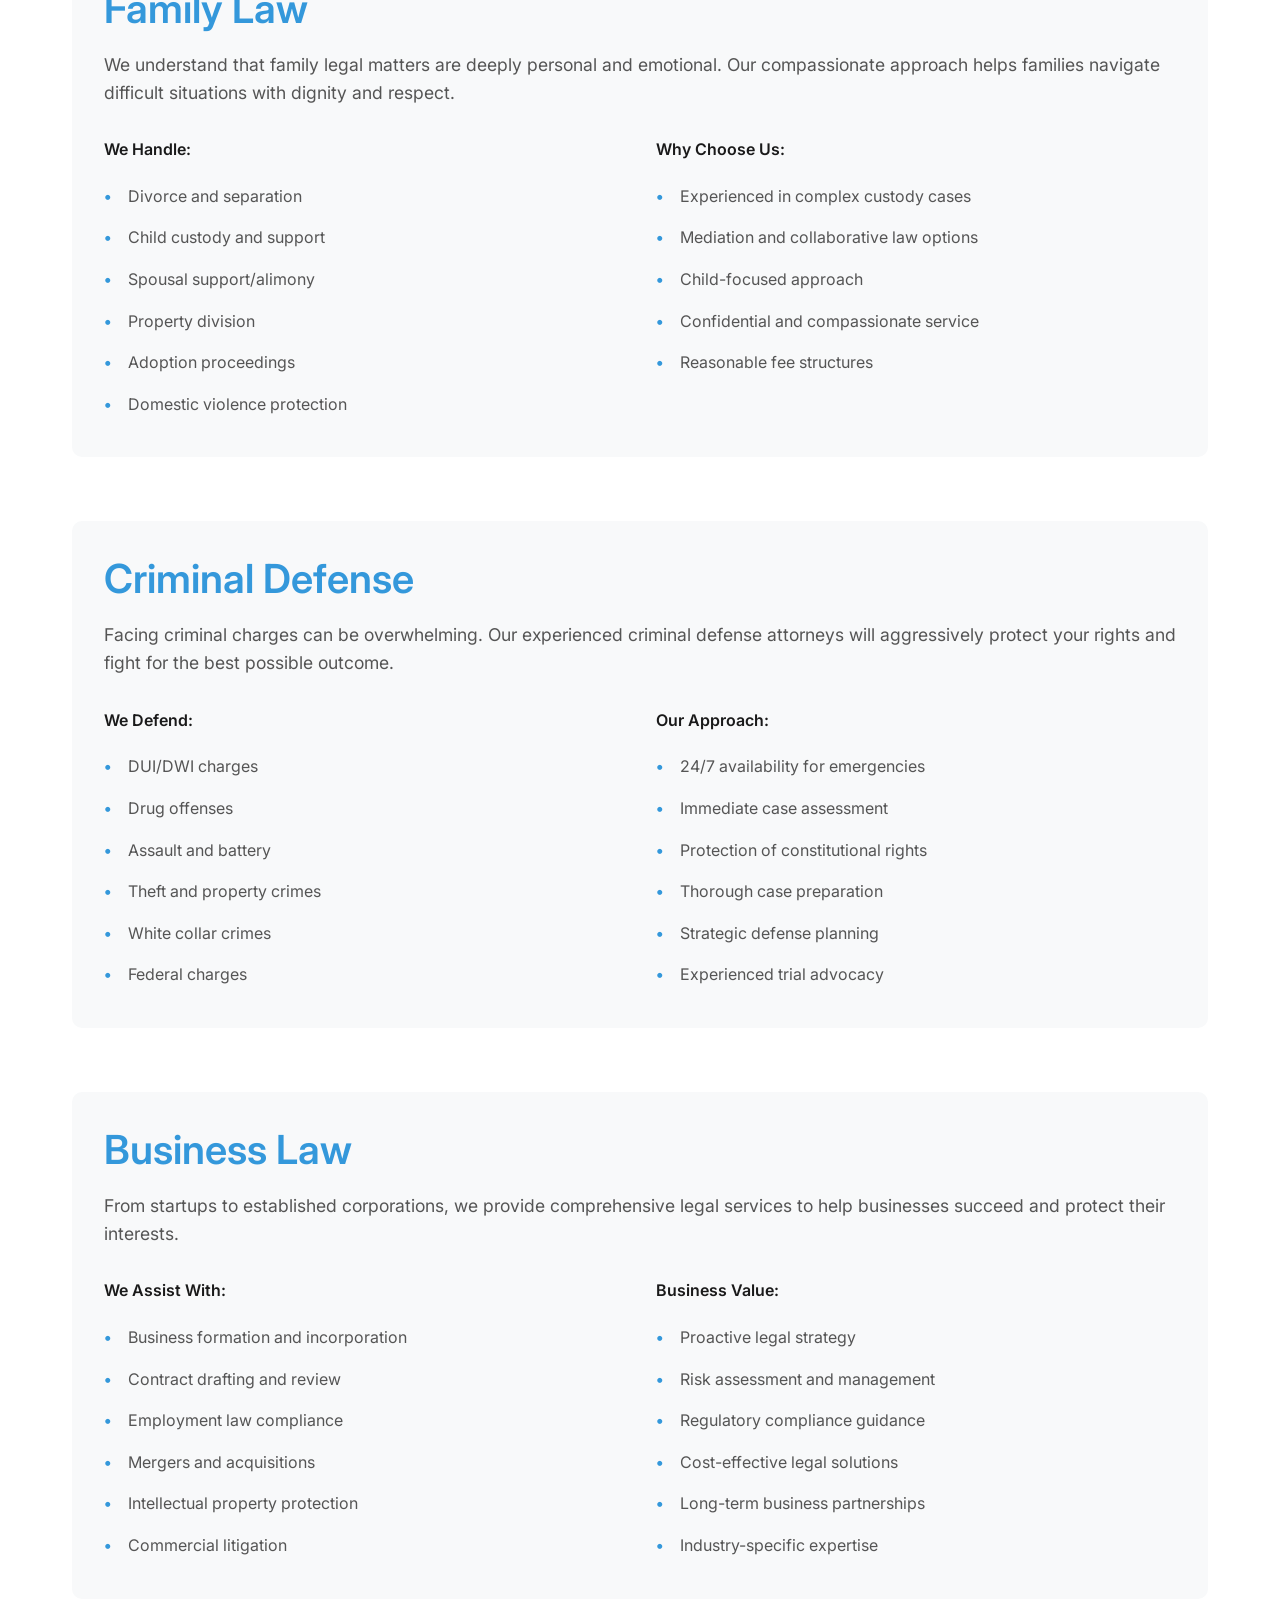
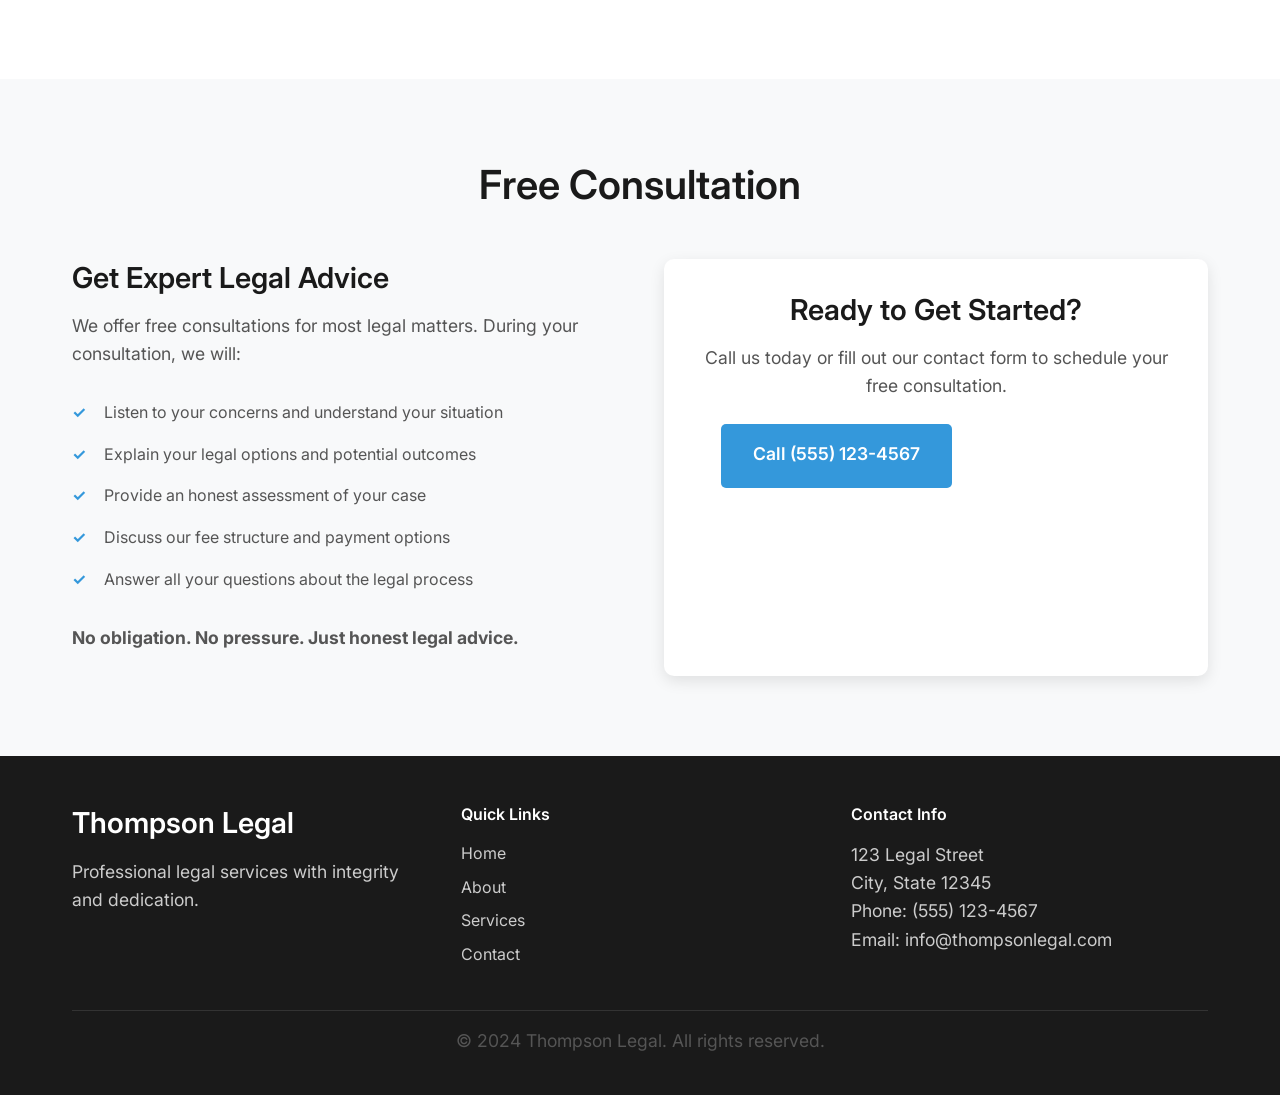
<file: services.html>
<!DOCTYPE html>
<html lang="en">
<head>
    <!-- Meta tags for proper document structure and responsive design -->
    <meta charset="UTF-8">
    <meta name="viewport" content="width=device-width, initial-scale=1.0">
    
    <!-- Page-specific title for SEO -->
    <title>Legal Services - Thompson Legal</title>
    
    <!-- External stylesheets -->
    <link rel="stylesheet" href="css/style.css">
    <!-- Google Fonts for professional typography -->
    <link href="https://fonts.googleapis.com/css2?family=Inter:wght@300;400;500;600;700&display=swap" rel="stylesheet">
</head>
<body>
    <!-- HEADER SECTION: Main navigation (consistent across all pages) -->
    <header class="header">
        <nav class="nav">
            <!-- Brand/Logo section -->
            <div class="nav-brand">
                <h2>Thompson Legal</h2>
            </div>
            
            <!-- Main navigation menu with active state on Services -->
            <ul class="nav-menu">
                <li><a href="index.html" class="nav-link">Home</a></li>
                <li><a href="about.html" class="nav-link">About</a></li>
                <li><a href="services.html" class="nav-link active">Services</a></li>
                <li><a href="contact.html" class="nav-link">Contact</a></li>
            </ul>
            
            <!-- Mobile hamburger menu toggle -->
            <div class="nav-toggle">
                <span></span>
                <span></span>
                <span></span>
            </div>
        </nav>
    </header>

    <!-- MAIN CONTENT AREA -->
    <main>
        <!-- HERO SECTION: Page introduction and main headline -->
        <section class="hero">
            <div class="container">
                <div class="hero-content">
                    <!-- Main page title -->
                    <h1 class="hero-title">Our Legal Services</h1>
                    <!-- Supporting tagline emphasizing comprehensive solutions -->
                    <p class="hero-subtitle">Comprehensive legal solutions tailored to your unique needs</p>
                </div>
            </div>
        </section>

        <!-- SERVICES OVERVIEW SECTION: Detailed description of each practice area -->
        <section class="services-overview">
            <div class="container">
                
                <!-- PERSONAL INJURY LAW SERVICE -->
                <div class="service-detailed">
                    <!-- Service title -->
                    <h2>Personal Injury Law</h2>
                    <!-- Service description and track record -->
                    <p>Our personal injury team has recovered millions of dollars for clients injured in accidents, medical malpractice cases, and other incidents caused by negligence.</p>
                    
                    <div class="service-features">
                        <!-- Types of cases handled -->
                        <div class="service-list">
                            <h4>We Handle:</h4>
                            <ul>
                                <li>Motor vehicle accidents</li>
                                <li>Slip and fall cases</li>
                                <li>Medical malpractice</li>
                                <li>Product liability</li>
                                <li>Workplace injuries</li>
                                <li>Wrongful death claims</li>
                            </ul>
                        </div>
                        
                        <!-- Our process for handling cases -->
                        <div class="service-process">
                            <h4>Our Process:</h4>
                            <ul>
                                <li>Free consultation and case evaluation</li>
                                <li>Thorough investigation and evidence gathering</li>
                                <li>Expert witness consultation</li>
                                <li>Aggressive negotiation with insurance companies</li>
                                <li>Trial representation when necessary</li>
                            </ul>
                        </div>
                    </div>
                </div>

                <!-- FAMILY LAW SERVICE -->
                <div class="service-detailed">
                    <!-- Service title -->
                    <h2>Family Law</h2>
                    <!-- Service description emphasizing compassionate approach -->
                    <p>We understand that family legal matters are deeply personal and emotional. Our compassionate approach helps families navigate difficult situations with dignity and respect.</p>
                    
                    <div class="service-features">
                        <!-- Types of family law cases handled -->
                        <div class="service-list">
                            <h4>We Handle:</h4>
                            <ul>
                                <li>Divorce and separation</li>
                                <li>Child custody and support</li>
                                <li>Spousal support/alimony</li>
                                <li>Property division</li>
                                <li>Adoption proceedings</li>
                                <li>Domestic violence protection</li>
                            </ul>
                        </div>
                        
                        <!-- Why choose us for family law -->
                        <div class="service-benefits">
                            <h4>Why Choose Us:</h4>
                            <ul>
                                <li>Experienced in complex custody cases</li>
                                <li>Mediation and collaborative law options</li>
                                <li>Child-focused approach</li>
                                <li>Confidential and compassionate service</li>
                                <li>Reasonable fee structures</li>
                            </ul>
                        </div>
                    </div>
                </div>

                <!-- CRIMINAL DEFENSE SERVICE -->
                <div class="service-detailed">
                    <!-- Service title -->
                    <h2>Criminal Defense</h2>
                    <!-- Service description emphasizing aggressive defense -->
                    <p>Facing criminal charges can be overwhelming. Our experienced criminal defense attorneys will aggressively protect your rights and fight for the best possible outcome.</p>
                    
                    <div class="service-features">
                        <!-- Types of criminal cases defended -->
                        <div class="service-list">
                            <h4>We Defend:</h4>
                            <ul>
                                <li>DUI/DWI charges</li>
                                <li>Drug offenses</li>
                                <li>Assault and battery</li>
                                <li>Theft and property crimes</li>
                                <li>White collar crimes</li>
                                <li>Federal charges</li>
                            </ul>
                        </div>
                        
                        <!-- Our approach to criminal defense -->
                        <div class="service-approach">
                            <h4>Our Approach:</h4>
                            <ul>
                                <li>24/7 availability for emergencies</li>
                                <li>Immediate case assessment</li>
                                <li>Protection of constitutional rights</li>
                                <li>Thorough case preparation</li>
                                <li>Strategic defense planning</li>
                                <li>Experienced trial advocacy</li>
                            </ul>
                        </div>
                    </div>
                </div>

                <!-- BUSINESS LAW SERVICE -->
                <div class="service-detailed">
                    <!-- Service title -->
                    <h2>Business Law</h2>
                    <!-- Service description emphasizing comprehensive business support -->
                    <p>From startups to established corporations, we provide comprehensive legal services to help businesses succeed and protect their interests.</p>
                    
                    <div class="service-features">
                        <!-- Types of business law services -->
                        <div class="service-list">
                            <h4>We Assist With:</h4>
                            <ul>
                                <li>Business formation and incorporation</li>
                                <li>Contract drafting and review</li>
                                <li>Employment law compliance</li>
                                <li>Mergers and acquisitions</li>
                                <li>Intellectual property protection</li>
                                <li>Commercial litigation</li>
                            </ul>
                        </div>
                        
                        <!-- Business value proposition -->
                        <div class="service-value">
                            <h4>Business Value:</h4>
                            <ul>
                                <li>Proactive legal strategy</li>
                                <li>Risk assessment and management</li>
                                <li>Regulatory compliance guidance</li>
                                <li>Cost-effective legal solutions</li>
                                <li>Long-term business partnerships</li>
                                <li>Industry-specific expertise</li>
                            </ul>
                        </div>
                    </div>
                </div>
            </div>
        </section>

        <!-- CONSULTATION INFO SECTION: Free consultation details and call-to-action -->
        <section class="consultation-info">
            <div class="container">
                <!-- Section title -->
                <h2 class="section-title">Free Consultation</h2>
                
                <div class="consultation-details">
                    <!-- Consultation information -->
                    <div class="consultation-text">
                        <!-- Sub-heading -->
                        <h3>Get Expert Legal Advice</h3>
                        <!-- Introduction to free consultation -->
                        <p>We offer free consultations for most legal matters. During your consultation, we will:</p>
                        
                        <!-- List of what happens during consultation -->
                        <ul class="consultation-list">
                            <li>Listen to your concerns and understand your situation</li>
                            <li>Explain your legal options and potential outcomes</li>
                            <li>Provide an honest assessment of your case</li>
                            <li>Discuss our fee structure and payment options</li>
                            <li>Answer all your questions about the legal process</li>
                        </ul>
                        
                        <!-- No obligation statement -->
                        <p><strong>No obligation. No pressure. Just honest legal advice.</strong></p>
                    </div>
                    
                    <!-- Call-to-action section -->
                    <div class="consultation-cta">
                        <!-- CTA heading -->
                        <h3>Ready to Get Started?</h3>
                        <!-- Instructions for contacting -->
                        <p>Call us today or fill out our contact form to schedule your free consultation.</p>
                        
                        <!-- Contact options buttons -->
                        <div class="contact-options">
                            <!-- Direct phone call button -->
                            <a href="tel:5551234567" class="btn-primary">Call (555) 123-4567</a>
                            <!-- Contact form button -->
                            <a href="contact.html" class="btn-secondary">Contact Form</a>
                        </div>
                    </div>
                </div>
            </div>
        </section>
    </main>

    <!-- FOOTER SECTION: Additional links and contact information (consistent across all pages) -->
    <footer class="footer">
        <div class="container">
            <div class="footer-content">
                <!-- Brand section in footer -->
                <div class="footer-section">
                    <h3>Thompson Legal</h3>
                    <p>Professional legal services with integrity and dedication.</p>
                </div>
                
                <!-- Quick navigation links -->
                <div class="footer-section">
                    <h4>Quick Links</h4>
                    <ul>
                        <li><a href="index.html">Home</a></li>
                        <li><a href="about.html">About</a></li>
                        <li><a href="services.html">Services</a></li>
                        <li><a href="contact.html">Contact</a></li>
                    </ul>
                </div>
                
                <!-- Contact information -->
                <div class="footer-section">
                    <h4>Contact Info</h4>
                    <p>123 Legal Street<br>City, State 12345<br>Phone: (555) 123-4567<br>Email: info@thompsonlegal.com</p>
                </div>
            </div>
            
            <!-- Copyright and legal disclaimer -->
            <div class="footer-bottom">
                <p>&copy; 2024 Thompson Legal. All rights reserved.</p>
            </div>
        </div>
    </footer>

    <!-- JavaScript for interactive functionality -->
    <script src="js/script.js"></script>
</body>
</html>
</file>
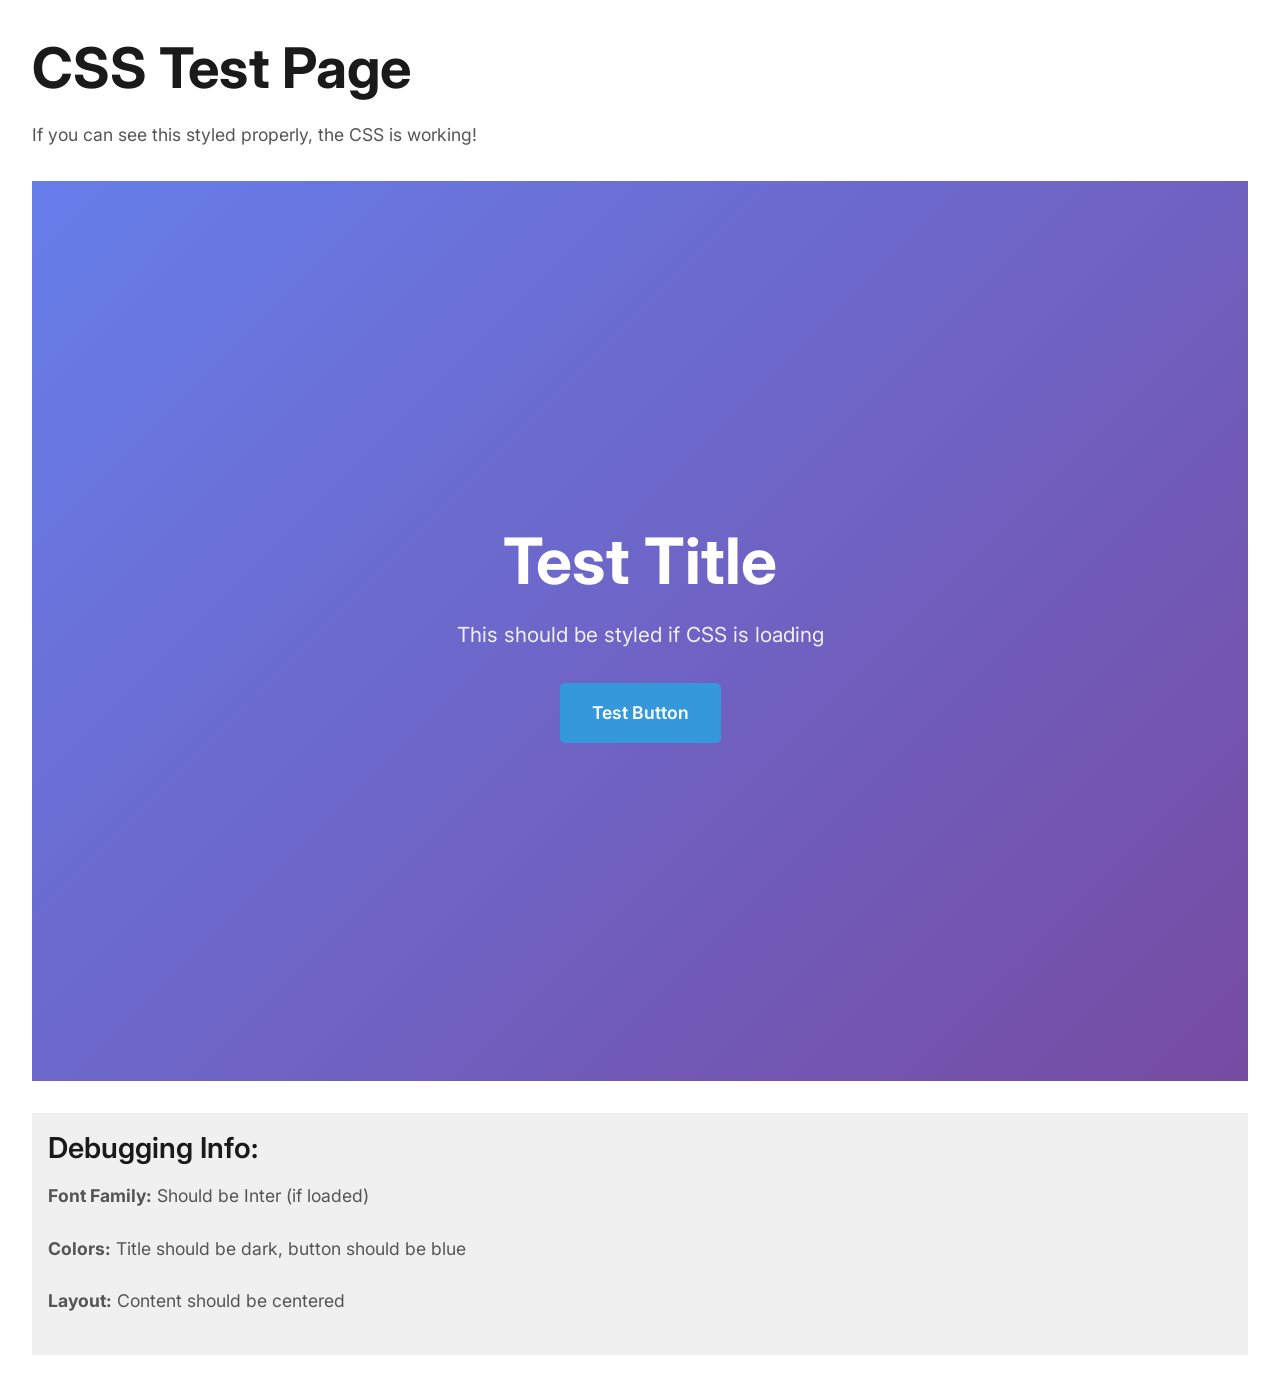
<file: test.html>
<!DOCTYPE html>
<html lang="en">
<head>
    <meta charset="UTF-8">
    <meta name="viewport" content="width=device-width, initial-scale=1.0">
    <title>CSS Test</title>
    <link rel="stylesheet" href="css/style.css">
    <link href="https://fonts.googleapis.com/css2?family=Inter:wght@300;400;500;600;700&display=swap" rel="stylesheet">
</head>
<body>
    <div style="padding: 2rem;">
        <h1>CSS Test Page</h1>
        <p>If you can see this styled properly, the CSS is working!</p>
        
        <div class="hero" style="margin-top: 2rem;">
            <div class="container">
                <div class="hero-content">
                    <h1 class="hero-title">Test Title</h1>
                    <p class="hero-subtitle">This should be styled if CSS is loading</p>
                    <a href="#" class="btn-primary">Test Button</a>
                </div>
            </div>
        </div>
        
        <div style="margin-top: 2rem; padding: 1rem; background: #f0f0f0;">
            <h3>Debugging Info:</h3>
            <p><strong>Font Family:</strong> Should be Inter (if loaded)</p>
            <p><strong>Colors:</strong> Title should be dark, button should be blue</p>
            <p><strong>Layout:</strong> Content should be centered</p>
        </div>
    </div>
</body>
</html>
</file>
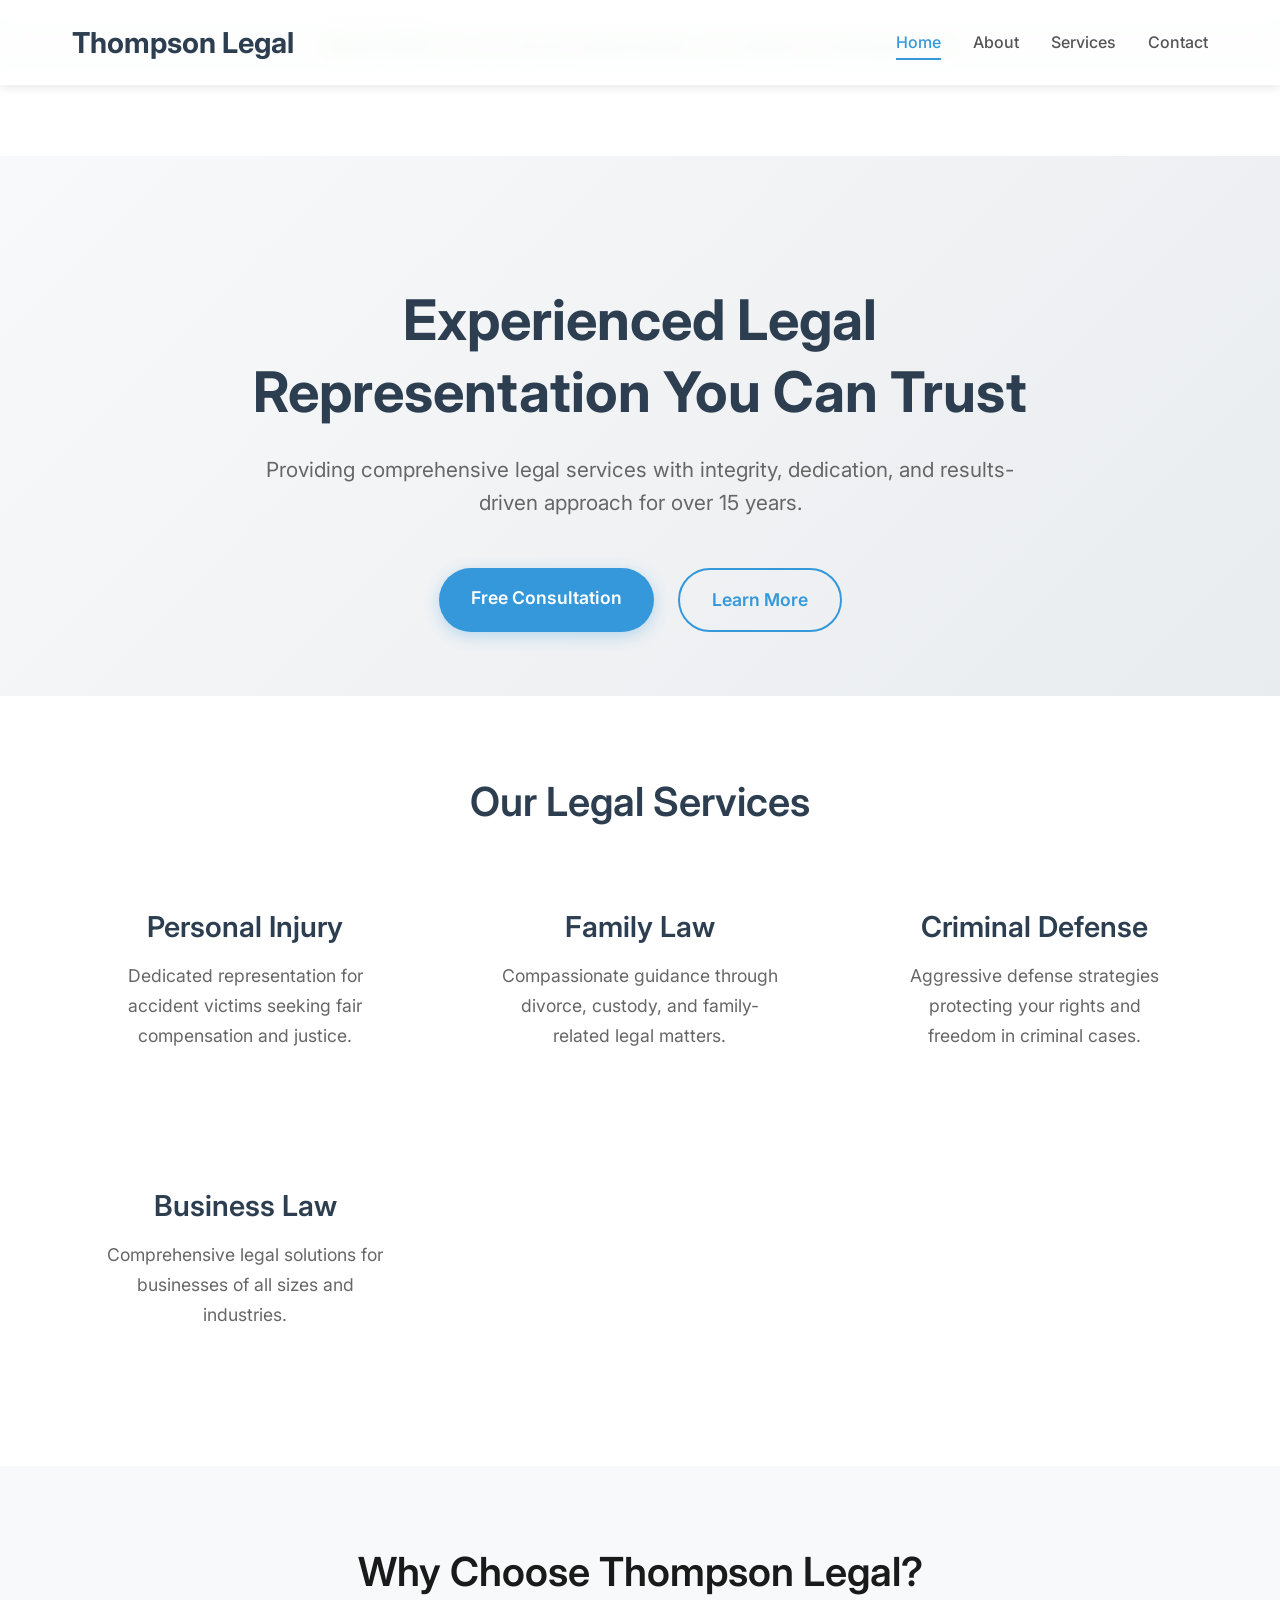
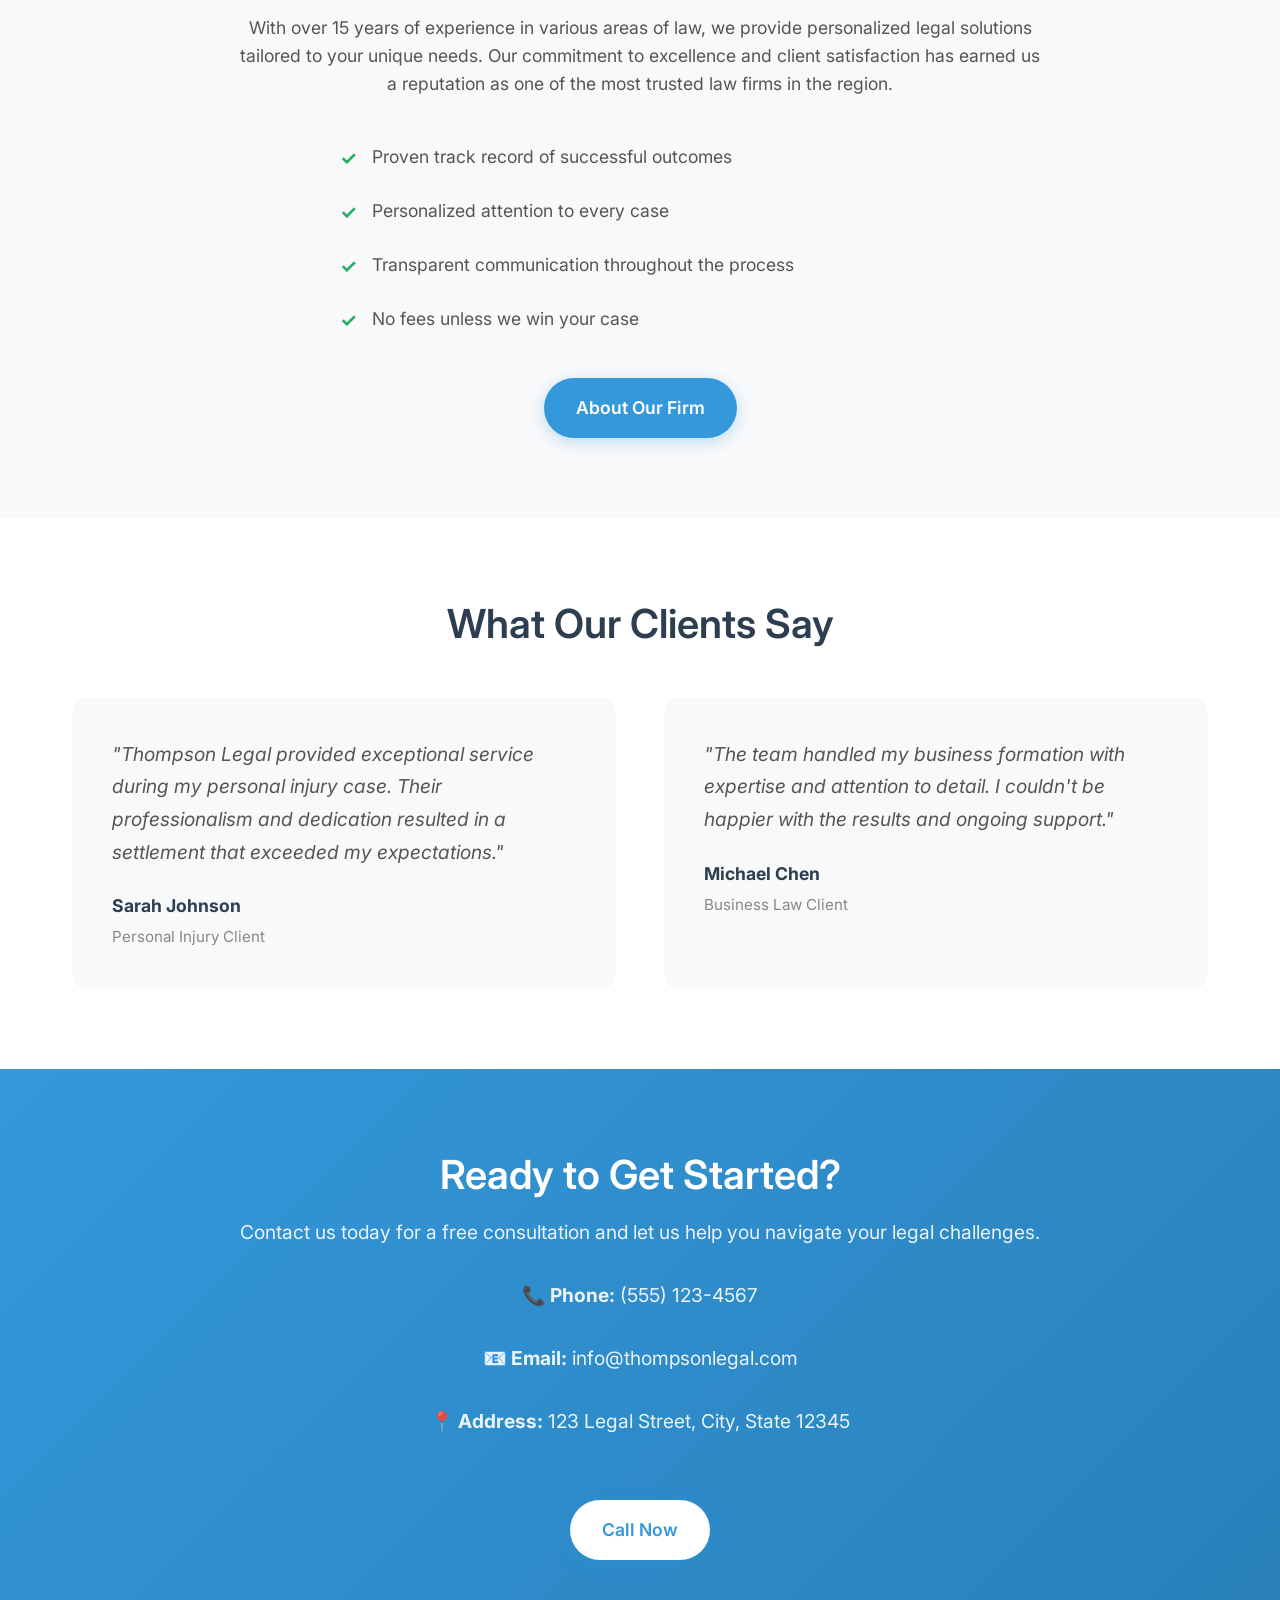
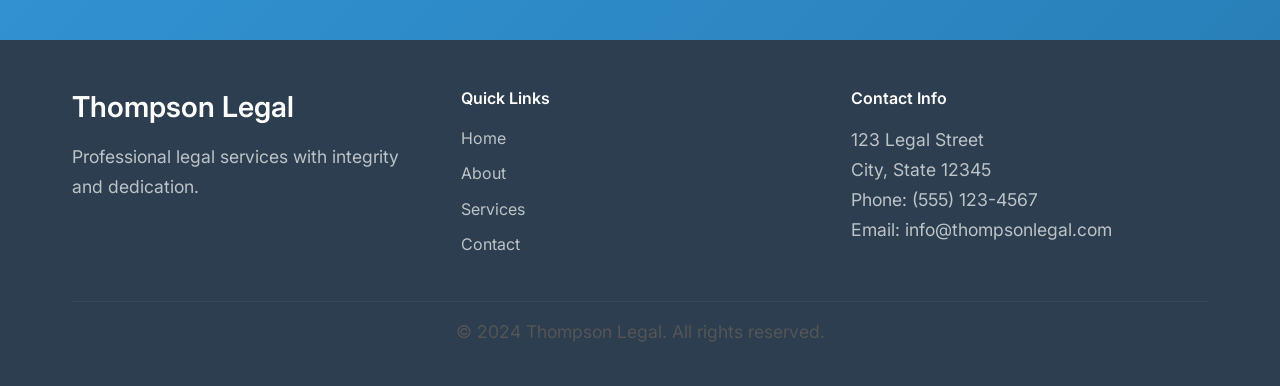
<file: thompson-legal-complete.html>
<!DOCTYPE html>
<html lang="en">
<head>
    <meta charset="UTF-8">
    <meta name="viewport" content="width=device-width, initial-scale=1.0">
    <title>Thompson Legal - Professional Legal Services</title>
    <link href="https://fonts.googleapis.com/css2?family=Inter:wght@300;400;500;600;700&display=swap" rel="stylesheet">
    <style>
        /* Complete embedded CSS - No external files needed */
        * {
            margin: 0;
            padding: 0;
            box-sizing: border-box;
        }

        body {
            font-family: 'Inter', -apple-system, BlinkMacSystemFont, 'Segoe UI', Roboto, sans-serif;
            line-height: 1.6;
            color: #2c3e50;
            background-color: #ffffff;
            overflow-x: hidden;
        }

        .container {
            max-width: 1200px;
            margin: 0 auto;
            padding: 0 2rem;
        }

        h1, h2, h3, h4, h5, h6 {
            font-weight: 600;
            line-height: 1.3;
            margin-bottom: 1rem;
            color: #1a1a1a;
        }

        h1 {
            font-size: 3.5rem;
            font-weight: 700;
        }

        h2 {
            font-size: 2.5rem;
        }

        h3 {
            font-size: 1.8rem;
        }

        p {
            margin-bottom: 1.5rem;
            color: #555;
            font-size: 1.1rem;
        }

        .header {
            background: rgba(255, 255, 255, 0.95);
            backdrop-filter: blur(10px);
            position: fixed;
            top: 0;
            width: 100%;
            z-index: 1000;
            padding: 0.5rem 0;
            transition: all 0.3s ease;
            box-shadow: 0 2px 10px rgba(0, 0, 0, 0.1);
        }

        .nav {
            display: flex;
            justify-content: space-between;
            align-items: center;
            padding: 1rem 2rem;
            max-width: 1200px;
            margin: 0 auto;
        }

        .nav-brand h2 {
            color: #2c3e50;
            font-size: 1.8rem;
            font-weight: 700;
            margin: 0;
        }

        .nav-menu {
            display: flex;
            list-style: none;
            gap: 2rem;
        }

        .nav-link {
            text-decoration: none;
            color: #555;
            font-weight: 500;
            transition: color 0.3s ease;
            padding: 0.5rem 0;
            position: relative;
            cursor: pointer;
        }

        .nav-link:hover,
        .nav-link.active {
            color: #3498db;
        }

        .nav-link::after {
            content: '';
            position: absolute;
            bottom: 0;
            left: 0;
            width: 0;
            height: 2px;
            background: #3498db;
            transition: width 0.3s ease;
        }

        .nav-link:hover::after,
        .nav-link.active::after {
            width: 100%;
        }

        .nav-toggle {
            display: none;
            flex-direction: column;
            cursor: pointer;
        }

        .nav-toggle span {
            width: 25px;
            height: 3px;
            background: #2c3e50;
            margin: 3px 0;
            transition: 0.3s;
        }

        .hero {
            background: linear-gradient(135deg, #f8f9fa 0%, #e9ecef 100%);
            padding: 8rem 0 4rem;
            margin-top: 80px;
            text-align: center;
        }

        .hero-content {
            max-width: 800px;
            margin: 0 auto;
        }

        .hero-title {
            margin-bottom: 1.5rem;
            color: #2c3e50;
        }

        .hero-subtitle {
            font-size: 1.3rem;
            margin-bottom: 3rem;
            color: #666;
            font-weight: 400;
        }

        .hero-actions {
            display: flex;
            gap: 1.5rem;
            justify-content: center;
            flex-wrap: wrap;
        }

        .btn-primary,
        .btn-secondary {
            display: inline-block;
            padding: 1rem 2rem;
            text-decoration: none;
            font-weight: 600;
            border-radius: 50px;
            transition: all 0.3s ease;
            font-size: 1.1rem;
            border: none;
            cursor: pointer;
        }

        .btn-primary {
            background: #3498db;
            color: white;
            box-shadow: 0 4px 15px rgba(52, 152, 219, 0.3);
        }

        .btn-primary:hover {
            background: #2980b9;
            transform: translateY(-2px);
            box-shadow: 0 6px 20px rgba(52, 152, 219, 0.4);
        }

        .btn-secondary {
            background: transparent;
            color: #3498db;
            border: 2px solid #3498db;
        }

        .btn-secondary:hover {
            background: #3498db;
            color: white;
            transform: translateY(-2px);
        }

        .features {
            padding: 5rem 0;
            background: white;
        }

        .features-grid {
            display: grid;
            grid-template-columns: repeat(auto-fit, minmax(280px, 1fr));
            gap: 3rem;
            margin-top: 3rem;
        }

        .feature {
            text-align: center;
            padding: 2rem;
            transition: transform 0.3s ease;
        }

        .feature:hover {
            transform: translateY(-5px);
        }

        .feature h3 {
            color: #2c3e50;
            margin-bottom: 1rem;
        }

        .feature p {
            color: #666;
            line-height: 1.7;
        }

        .about-preview {
            padding: 5rem 0;
            background: #f8f9fa;
        }

        .about-content {
            max-width: 800px;
            margin: 0 auto;
            text-align: center;
        }

        .about-points {
            list-style: none;
            margin: 2rem 0;
            text-align: left;
            max-width: 600px;
            margin-left: auto;
            margin-right: auto;
        }

        .about-points li {
            padding: 0.8rem 0;
            padding-left: 2rem;
            position: relative;
            color: #555;
            font-size: 1.1rem;
        }

        .about-points li::before {
            content: '✓';
            position: absolute;
            left: 0;
            color: #27ae60;
            font-weight: bold;
            font-size: 1.2rem;
        }

        .testimonials {
            padding: 5rem 0;
            background: white;
        }

        .section-title {
            text-align: center;
            margin-bottom: 3rem;
            color: #2c3e50;
        }

        .testimonials-grid {
            display: grid;
            grid-template-columns: repeat(auto-fit, minmax(400px, 1fr));
            gap: 3rem;
            margin-top: 3rem;
        }

        .testimonial {
            background: #f8f9fa;
            padding: 2.5rem;
            border-radius: 15px;
            transition: transform 0.3s ease;
        }

        .testimonial:hover {
            transform: translateY(-5px);
        }

        .testimonial p {
            font-style: italic;
            font-size: 1.2rem;
            margin-bottom: 1.5rem;
            color: #555;
            line-height: 1.7;
        }

        .testimonial-author strong {
            color: #2c3e50;
            font-size: 1.1rem;
        }

        .testimonial-author span {
            color: #888;
            font-size: 0.95rem;
            display: block;
            margin-top: 0.3rem;
        }

        .cta {
            padding: 5rem 0;
            background: linear-gradient(135deg, #3498db 0%, #2980b9 100%);
            text-align: center;
            color: white;
        }

        .cta-content h2 {
            color: white;
            margin-bottom: 1rem;
        }

        .cta-content p {
            color: rgba(255, 255, 255, 0.9);
            font-size: 1.2rem;
            margin-bottom: 2rem;
        }

        .cta .btn-primary {
            background: white;
            color: #3498db;
        }

        .cta .btn-primary:hover {
            background: #f8f9fa;
            transform: translateY(-2px);
        }

        .footer {
            background: #2c3e50;
            color: white;
            padding: 3rem 0 1rem;
        }

        .footer-content {
            display: grid;
            grid-template-columns: repeat(auto-fit, minmax(250px, 1fr));
            gap: 2rem;
            margin-bottom: 2rem;
        }

        .footer-section h3,
        .footer-section h4 {
            color: white;
            margin-bottom: 1rem;
        }

        .footer-section p,
        .footer-section li {
            color: #bdc3c7;
            line-height: 1.7;
        }

        .footer-section ul {
            list-style: none;
        }

        .footer-section ul li {
            margin-bottom: 0.5rem;
        }

        .footer-section a {
            color: #bdc3c7;
            text-decoration: none;
            transition: color 0.3s ease;
        }

        .footer-section a:hover {
            color: #3498db;
        }

        .footer-bottom {
            border-top: 1px solid #34495e;
            padding-top: 1rem;
            text-align: center;
            color: #95a5a6;
        }

        .success-notice {
            background: #d4edda;
            border: 1px solid #c3e6cb;
            color: #155724;
            padding: 1rem;
            border-radius: 5px;
            margin: 1rem 0;
            text-align: center;
            font-weight: 600;
        }

        /* Responsive Design */
        @media (max-width: 768px) {
            .nav-menu {
                position: fixed;
                left: -100%;
                top: 70px;
                flex-direction: column;
                background-color: white;
                width: 100%;
                text-align: center;
                transition: 0.3s;
                box-shadow: 0 10px 27px rgba(0, 0, 0, 0.05);
                padding: 2rem 0;
            }

            .nav-menu.active {
                left: 0;
            }

            .nav-toggle {
                display: flex;
            }

            .hero {
                padding: 6rem 0 3rem;
            }

            .hero-title {
                font-size: 2.5rem;
            }

            .hero-subtitle {
                font-size: 1.1rem;
            }

            .hero-actions {
                flex-direction: column;
                align-items: center;
            }

            .btn-primary,
            .btn-secondary {
                width: 200px;
            }

            .features-grid {
                grid-template-columns: 1fr;
                gap: 2rem;
            }

            .testimonials-grid {
                grid-template-columns: 1fr;
                gap: 2rem;
            }

            .container {
                padding: 0 1rem;
            }
        }

        @media (max-width: 480px) {
            .hero-title {
                font-size: 2rem;
            }

            h2 {
                font-size: 2rem;
            }

            .testimonial {
                padding: 1.5rem;
            }

            .about-points {
                text-align: center;
            }
        }
    </style>
</head>
<body>
    <div class="success-notice">
        ✅ SUCCESS! If you can see this styled properly, your website is working perfectly!
    </div>

    <header class="header">
        <nav class="nav">
            <div class="nav-brand">
                <h2>Thompson Legal</h2>
            </div>
            <ul class="nav-menu">
                <li><a href="#home" class="nav-link active">Home</a></li>
                <li><a href="#about" class="nav-link">About</a></li>
                <li><a href="#services" class="nav-link">Services</a></li>
                <li><a href="#contact" class="nav-link">Contact</a></li>
            </ul>
            <div class="nav-toggle">
                <span></span>
                <span></span>
                <span></span>
            </div>
        </nav>
    </header>

    <main>
        <section id="home" class="hero">
            <div class="container">
                <div class="hero-content">
                    <h1 class="hero-title">Experienced Legal Representation You Can Trust</h1>
                    <p class="hero-subtitle">Providing comprehensive legal services with integrity, dedication, and results-driven approach for over 15 years.</p>
                    <div class="hero-actions">
                        <a href="#contact" class="btn-primary">Free Consultation</a>
                        <a href="#about" class="btn-secondary">Learn More</a>
                    </div>
                </div>
            </div>
        </section>

        <section id="services" class="features">
            <div class="container">
                <h2 class="section-title">Our Legal Services</h2>
                <div class="features-grid">
                    <div class="feature">
                        <h3>Personal Injury</h3>
                        <p>Dedicated representation for accident victims seeking fair compensation and justice.</p>
                    </div>
                    <div class="feature">
                        <h3>Family Law</h3>
                        <p>Compassionate guidance through divorce, custody, and family-related legal matters.</p>
                    </div>
                    <div class="feature">
                        <h3>Criminal Defense</h3>
                        <p>Aggressive defense strategies protecting your rights and freedom in criminal cases.</p>
                    </div>
                    <div class="feature">
                        <h3>Business Law</h3>
                        <p>Comprehensive legal solutions for businesses of all sizes and industries.</p>
                    </div>
                </div>
            </div>
        </section>

        <section id="about" class="about-preview">
            <div class="container">
                <div class="about-content">
                    <div class="about-text">
                        <h2>Why Choose Thompson Legal?</h2>
                        <p>With over 15 years of experience in various areas of law, we provide personalized legal solutions tailored to your unique needs. Our commitment to excellence and client satisfaction has earned us a reputation as one of the most trusted law firms in the region.</p>
                        <ul class="about-points">
                            <li>Proven track record of successful outcomes</li>
                            <li>Personalized attention to every case</li>
                            <li>Transparent communication throughout the process</li>
                            <li>No fees unless we win your case</li>
                        </ul>
                        <a href="#contact" class="btn-primary">About Our Firm</a>
                    </div>
                </div>
            </div>
        </section>

        <section class="testimonials">
            <div class="container">
                <h2 class="section-title">What Our Clients Say</h2>
                <div class="testimonials-grid">
                    <div class="testimonial">
                        <p>"Thompson Legal provided exceptional service during my personal injury case. Their professionalism and dedication resulted in a settlement that exceeded my expectations."</p>
                        <div class="testimonial-author">
                            <strong>Sarah Johnson</strong>
                            <span>Personal Injury Client</span>
                        </div>
                    </div>
                    <div class="testimonial">
                        <p>"The team handled my business formation with expertise and attention to detail. I couldn't be happier with the results and ongoing support."</p>
                        <div class="testimonial-author">
                            <strong>Michael Chen</strong>
                            <span>Business Law Client</span>
                        </div>
                    </div>
                </div>
            </div>
        </section>

        <section id="contact" class="cta">
            <div class="container">
                <div class="cta-content">
                    <h2>Ready to Get Started?</h2>
                    <p>Contact us today for a free consultation and let us help you navigate your legal challenges.</p>
                    <div style="margin-top: 2rem;">
                        <p><strong>📞 Phone:</strong> (555) 123-4567</p>
                        <p><strong>📧 Email:</strong> info@thompsonlegal.com</p>
                        <p><strong>📍 Address:</strong> 123 Legal Street, City, State 12345</p>
                    </div>
                    <a href="tel:5551234567" class="btn-primary" style="margin-top: 2rem;">Call Now</a>
                </div>
            </div>
        </section>
    </main>

    <footer class="footer">
        <div class="container">
            <div class="footer-content">
                <div class="footer-section">
                    <h3>Thompson Legal</h3>
                    <p>Professional legal services with integrity and dedication.</p>
                </div>
                <div class="footer-section">
                    <h4>Quick Links</h4>
                    <ul>
                        <li><a href="#home">Home</a></li>
                        <li><a href="#about">About</a></li>
                        <li><a href="#services">Services</a></li>
                        <li><a href="#contact">Contact</a></li>
                    </ul>
                </div>
                <div class="footer-section">
                    <h4>Contact Info</h4>
                    <p>123 Legal Street<br>City, State 12345<br>Phone: (555) 123-4567<br>Email: info@thompsonlegal.com</p>
                </div>
            </div>
            <div class="footer-bottom">
                <p>&copy; 2024 Thompson Legal. All rights reserved.</p>
            </div>
        </div>
    </footer>

    <script>
        // Mobile Navigation Toggle
        document.addEventListener('DOMContentLoaded', function() {
            const navToggle = document.querySelector('.nav-toggle');
            const navMenu = document.querySelector('.nav-menu');
            const navLinks = document.querySelectorAll('.nav-link');

            if (navToggle) {
                navToggle.addEventListener('click', function() {
                    navMenu.classList.toggle('active');
                });
            }

            // Smooth scrolling for anchor links
            navLinks.forEach(link => {
                link.addEventListener('click', function(e) {
                    e.preventDefault();
                    const targetId = this.getAttribute('href');
                    const targetElement = document.querySelector(targetId);
                    
                    if (targetElement) {
                        targetElement.scrollIntoView({
                            behavior: 'smooth',
                            block: 'start'
                        });
                    }
                    
                    // Close mobile menu
                    navMenu.classList.remove('active');
                    
                    // Update active state
                    navLinks.forEach(l => l.classList.remove('active'));
                    this.classList.add('active');
                });
            });
        });
    </script>
</body>
</html>
</file>
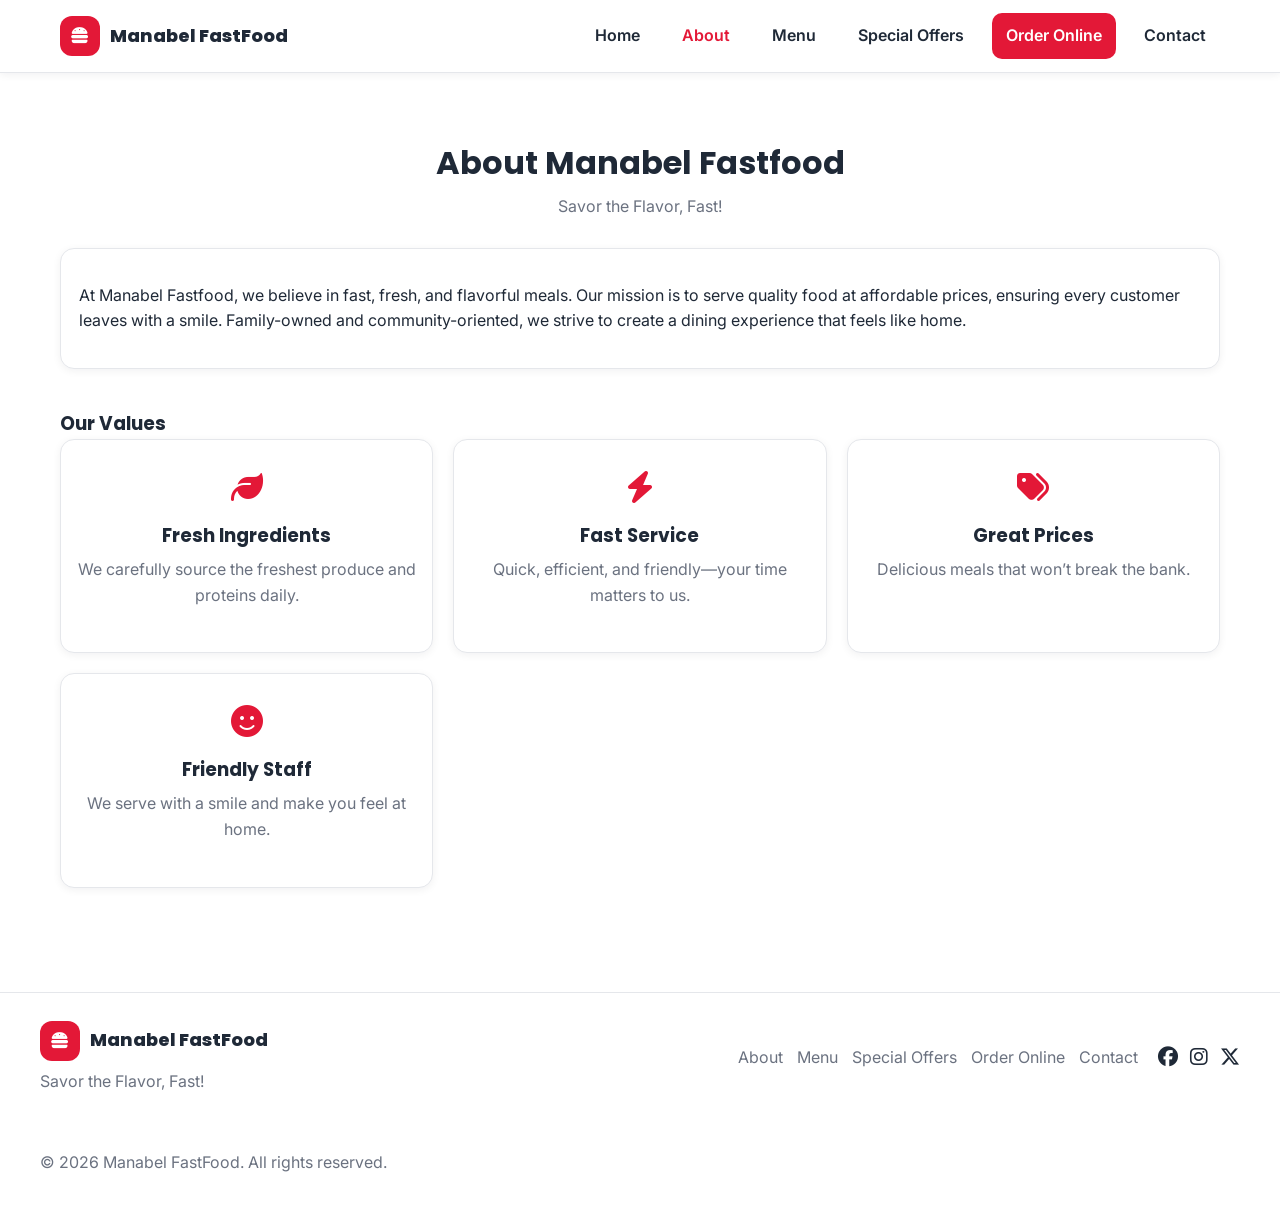
<file: manabel-fastfood/about.html>
<!DOCTYPE html>
<html lang="en">
  <head>
    <meta charset="UTF-8" />
    <meta name="viewport" content="width=device-width, initial-scale=1" />
    <meta name="description" content="About Manabel FastFood - Fast, fresh, and flavorful meals at great prices." />
    <title>About Us | Manabel FastFood</title>

    <!-- Google Fonts -->
    <link rel="preconnect" href="https://fonts.googleapis.com" />
    <link rel="preconnect" href="https://fonts.gstatic.com" crossorigin />
    <link href="https://fonts.googleapis.com/css2?family=Inter:wght@400;500;600&family=Poppins:wght@600;700;800&display=swap" rel="stylesheet" />

    <!-- Font Awesome -->
    <link rel="stylesheet" href="https://cdnjs.cloudflare.com/ajax/libs/font-awesome/6.5.0/css/all.min.css" />

    <link rel="stylesheet" href="styles.css" />
  </head>
  <body>
    <header class="site-header">
      <div class="container nav-container">
        <a href="index.html" class="logo" aria-label="Manabel FastFood home">
          <span class="logo-mark"><i class="fa-solid fa-burger" aria-hidden="true"></i></span>
          <span class="logo-text">Manabel FastFood</span>
        </a>
        <button class="nav-toggle" aria-expanded="false" aria-controls="primary-navigation">
          <span class="sr-only">Toggle navigation</span>
          <i class="fa-solid fa-bars"></i>
        </button>
        <nav id="primary-navigation" class="primary-nav">
          <ul>
            <li><a href="index.html">Home</a></li>
            <li><a href="about.html" aria-current="page">About</a></li>
            <li><a href="menu.html">Menu</a></li>
            <li><a href="special_offers.html">Special Offers</a></li>
            <li><a href="order.html" class="nav-cta">Order Online</a></li>
            <li><a href="contact.html">Contact</a></li>
          </ul>
        </nav>
      </div>
    </header>

    <main>
      <section class="section">
        <div class="container">
          <header class="section-header">
            <h1 class="section-title">About Manabel Fastfood</h1>
            <p class="section-subtitle">Savor the Flavor, Fast!</p>
          </header>

          <div class="card" style="padding: 18px;">
            <p>
              At Manabel Fastfood, we believe in fast, fresh, and flavorful meals. Our mission is to serve quality food at
              affordable prices, ensuring every customer leaves with a smile. Family-owned and community-oriented, we strive to
              create a dining experience that feels like home.
            </p>
          </div>

          <div class="menu-category">
            <div class="menu-header">
              <h3>Our Values</h3>
            </div>

            <div class="card-grid">
              <article class="card" style="text-align:center; padding-bottom: 16px;">
                <div class="card-body">
                  <p style="font-size:2rem; color: var(--color-primary); margin: 6px 0 8px;">
                    <i class="fa-solid fa-leaf" aria-hidden="true"></i>
                  </p>
                  <h3 class="card-title">Fresh Ingredients</h3>
                  <p class="card-text">We carefully source the freshest produce and proteins daily.</p>
                </div>
              </article>
              <article class="card" style="text-align:center; padding-bottom: 16px;">
                <div class="card-body">
                  <p style="font-size:2rem; color: var(--color-primary); margin: 6px 0 8px;">
                    <i class="fa-solid fa-bolt" aria-hidden="true"></i>
                  </p>
                  <h3 class="card-title">Fast Service</h3>
                  <p class="card-text">Quick, efficient, and friendly—your time matters to us.</p>
                </div>
              </article>
              <article class="card" style="text-align:center; padding-bottom: 16px;">
                <div class="card-body">
                  <p style="font-size:2rem; color: var(--color-primary); margin: 6px 0 8px;">
                    <i class="fa-solid fa-tags" aria-hidden="true"></i>
                  </p>
                  <h3 class="card-title">Great Prices</h3>
                  <p class="card-text">Delicious meals that won’t break the bank.</p>
                </div>
              </article>
              <article class="card" style="text-align:center; padding-bottom: 16px;">
                <div class="card-body">
                  <p style="font-size:2rem; color: var(--color-primary); margin: 6px 0 8px;">
                    <i class="fa-solid fa-face-smile" aria-hidden="true"></i>
                  </p>
                  <h3 class="card-title">Friendly Staff</h3>
                  <p class="card-text">We serve with a smile and make you feel at home.</p>
                </div>
              </article>
            </div>
          </div>
        </div>
      </section>
    </main>

    <footer class="site-footer">
      <div class="container footer-inner">
        <div class="footer-brand">
          <a href="index.html" class="logo">
            <span class="logo-mark"><i class="fa-solid fa-burger" aria-hidden="true"></i></span>
            <span class="logo-text">Manabel FastFood</span>
          </a>
          <p class="footer-tagline">Savor the Flavor, Fast!</p>
        </div>
        <div class="footer-links">
          <a href="about.html" aria-current="page">About</a>
          <a href="menu.html">Menu</a>
          <a href="special_offers.html">Special Offers</a>
          <a href="order.html">Order Online</a>
          <a href="contact.html">Contact</a>
        </div>
        <div class="footer-social">
          <a href="https://facebook.com" aria-label="Facebook"><i class="fa-brands fa-facebook"></i></a>
          <a href="https://instagram.com" aria-label="Instagram"><i class="fa-brands fa-instagram"></i></a>
          <a href="https://twitter.com" aria-label="Twitter"><i class="fa-brands fa-x-twitter"></i></a>
        </div>
      </div>
      <div class="container footer-bottom">
        <p>&copy; <span id="year"></span> Manabel FastFood. All rights reserved.</p>
      </div>
    </footer>

    <script src="scripts.js"></script>
  </body>
  </html>
</file>
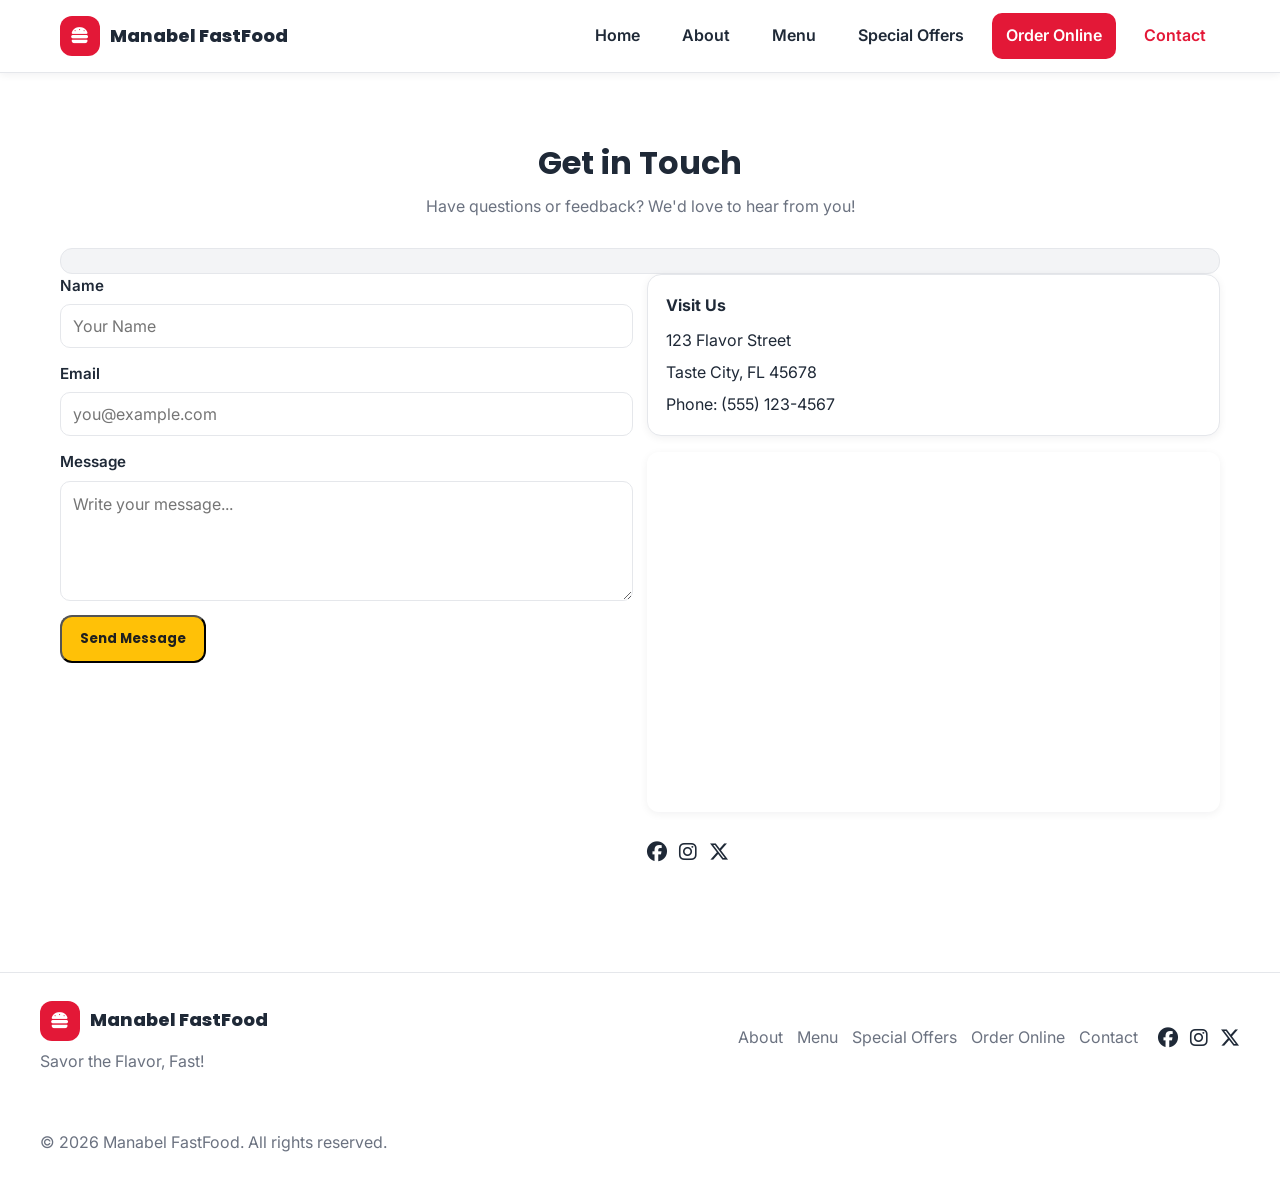
<file: manabel-fastfood/contact.html>
<!DOCTYPE html>
<html lang="en">
  <head>
    <meta charset="UTF-8" />
    <meta name="viewport" content="width=device-width, initial-scale=1" />
    <meta name="description" content="Contact Manabel FastFood - We would love to hear from you!" />
    <title>Contact Us | Manabel FastFood</title>

    <!-- Google Fonts -->
    <link rel="preconnect" href="https://fonts.googleapis.com" />
    <link rel="preconnect" href="https://fonts.gstatic.com" crossorigin />
    <link href="https://fonts.googleapis.com/css2?family=Inter:wght@400;500;600&family=Poppins:wght@600;700;800&display=swap" rel="stylesheet" />

    <!-- Font Awesome -->
    <link rel="stylesheet" href="https://cdnjs.cloudflare.com/ajax/libs/font-awesome/6.5.0/css/all.min.css" />

    <link rel="stylesheet" href="styles.css" />
  </head>
  <body>
    <header class="site-header">
      <div class="container nav-container">
        <a href="index.html" class="logo" aria-label="Manabel FastFood home">
          <span class="logo-mark"><i class="fa-solid fa-burger" aria-hidden="true"></i></span>
          <span class="logo-text">Manabel FastFood</span>
        </a>
        <button class="nav-toggle" aria-expanded="false" aria-controls="primary-navigation">
          <span class="sr-only">Toggle navigation</span>
          <i class="fa-solid fa-bars"></i>
        </button>
        <nav id="primary-navigation" class="primary-nav">
          <ul>
            <li><a href="index.html">Home</a></li>
            <li><a href="about.html">About</a></li>
            <li><a href="menu.html">Menu</a></li>
            <li><a href="special_offers.html">Special Offers</a></li>
            <li><a href="order.html" class="nav-cta">Order Online</a></li>
            <li><a href="contact.html" aria-current="page">Contact</a></li>
          </ul>
        </nav>
      </div>
    </header>

    <main>
      <section class="section">
        <div class="container">
          <header class="section-header">
            <h1 class="section-title">Get in Touch</h1>
            <p class="section-subtitle">Have questions or feedback? We'd love to hear from you!</p>
          </header>

          <div id="contact-notice" class="notice" role="status" aria-live="polite" style="display:block;"></div>

          <div class="form-grid" style="align-items: start;">
            <form id="contact-form" novalidate>
              <div class="form-group">
                <label for="cname">Name</label>
                <input id="cname" name="name" type="text" placeholder="Your Name" required />
              </div>
              <div class="form-group">
                <label for="cemail">Email</label>
                <input id="cemail" name="email" type="email" placeholder="you@example.com" required />
              </div>
              <div class="form-group" style="grid-column: 1 / -1;">
                <label for="cmessage">Message</label>
                <textarea id="cmessage" name="message" placeholder="Write your message..." required></textarea>
              </div>
              <div class="form-actions">
                <button type="submit" class="btn btn-primary">Send Message</button>
              </div>
            </form>

            <div>
              <div class="card" style="padding:18px;">
                <p style="margin:0 0 10px;"><strong>Visit Us</strong></p>
                <p style="margin:0 0 6px;">123 Flavor Street</p>
                <p style="margin:0 0 6px;">Taste City, FL 45678</p>
                <p style="margin:0;">Phone: (555) 123-4567</p>
              </div>
              <div style="margin-top:16px;">
                <iframe class="map-embed" loading="lazy" allowfullscreen
                        referrerpolicy="no-referrer-when-downgrade"
                        src="https://www.google.com/maps/embed?pb=!1m18!1m12!1m3!1d3151.835434509374!2d144.95373631531596!3d-37.81627974201495!2m3!1f0!2f0!3f0!3m2!1i1024!2i768!4f13.1!3m3!1m2!1s0x0%3A0x0!2zMzfCsDQ5JzAwLjYiUyAxNDTCsDU3JzI3LjQiRQ!5e0!3m2!1sen!2sus!4v1614556800000"></iframe>
              </div>

              <div class="footer-social" style="margin-top: 16px;">
                <a href="https://facebook.com" aria-label="Facebook"><i class="fa-brands fa-facebook"></i></a>
                <a href="https://instagram.com" aria-label="Instagram"><i class="fa-brands fa-instagram"></i></a>
                <a href="https://twitter.com" aria-label="Twitter"><i class="fa-brands fa-x-twitter"></i></a>
              </div>
            </div>
          </div>
        </div>
      </section>
    </main>

    <footer class="site-footer">
      <div class="container footer-inner">
        <div class="footer-brand">
          <a href="index.html" class="logo">
            <span class="logo-mark"><i class="fa-solid fa-burger" aria-hidden="true"></i></span>
            <span class="logo-text">Manabel FastFood</span>
          </a>
          <p class="footer-tagline">Savor the Flavor, Fast!</p>
        </div>
        <div class="footer-links">
          <a href="about.html">About</a>
          <a href="menu.html">Menu</a>
          <a href="special_offers.html">Special Offers</a>
          <a href="order.html">Order Online</a>
          <a href="contact.html" aria-current="page">Contact</a>
        </div>
        <div class="footer-social">
          <a href="https://facebook.com" aria-label="Facebook"><i class="fa-brands fa-facebook"></i></a>
          <a href="https://instagram.com" aria-label="Instagram"><i class="fa-brands fa-instagram"></i></a>
          <a href="https://twitter.com" aria-label="Twitter"><i class="fa-brands fa-x-twitter"></i></a>
        </div>
      </div>
      <div class="container footer-bottom">
        <p>&copy; <span id="year"></span> Manabel FastFood. All rights reserved.</p>
      </div>
    </footer>

    <script src="scripts.js"></script>
  </body>
  </html>
</file>
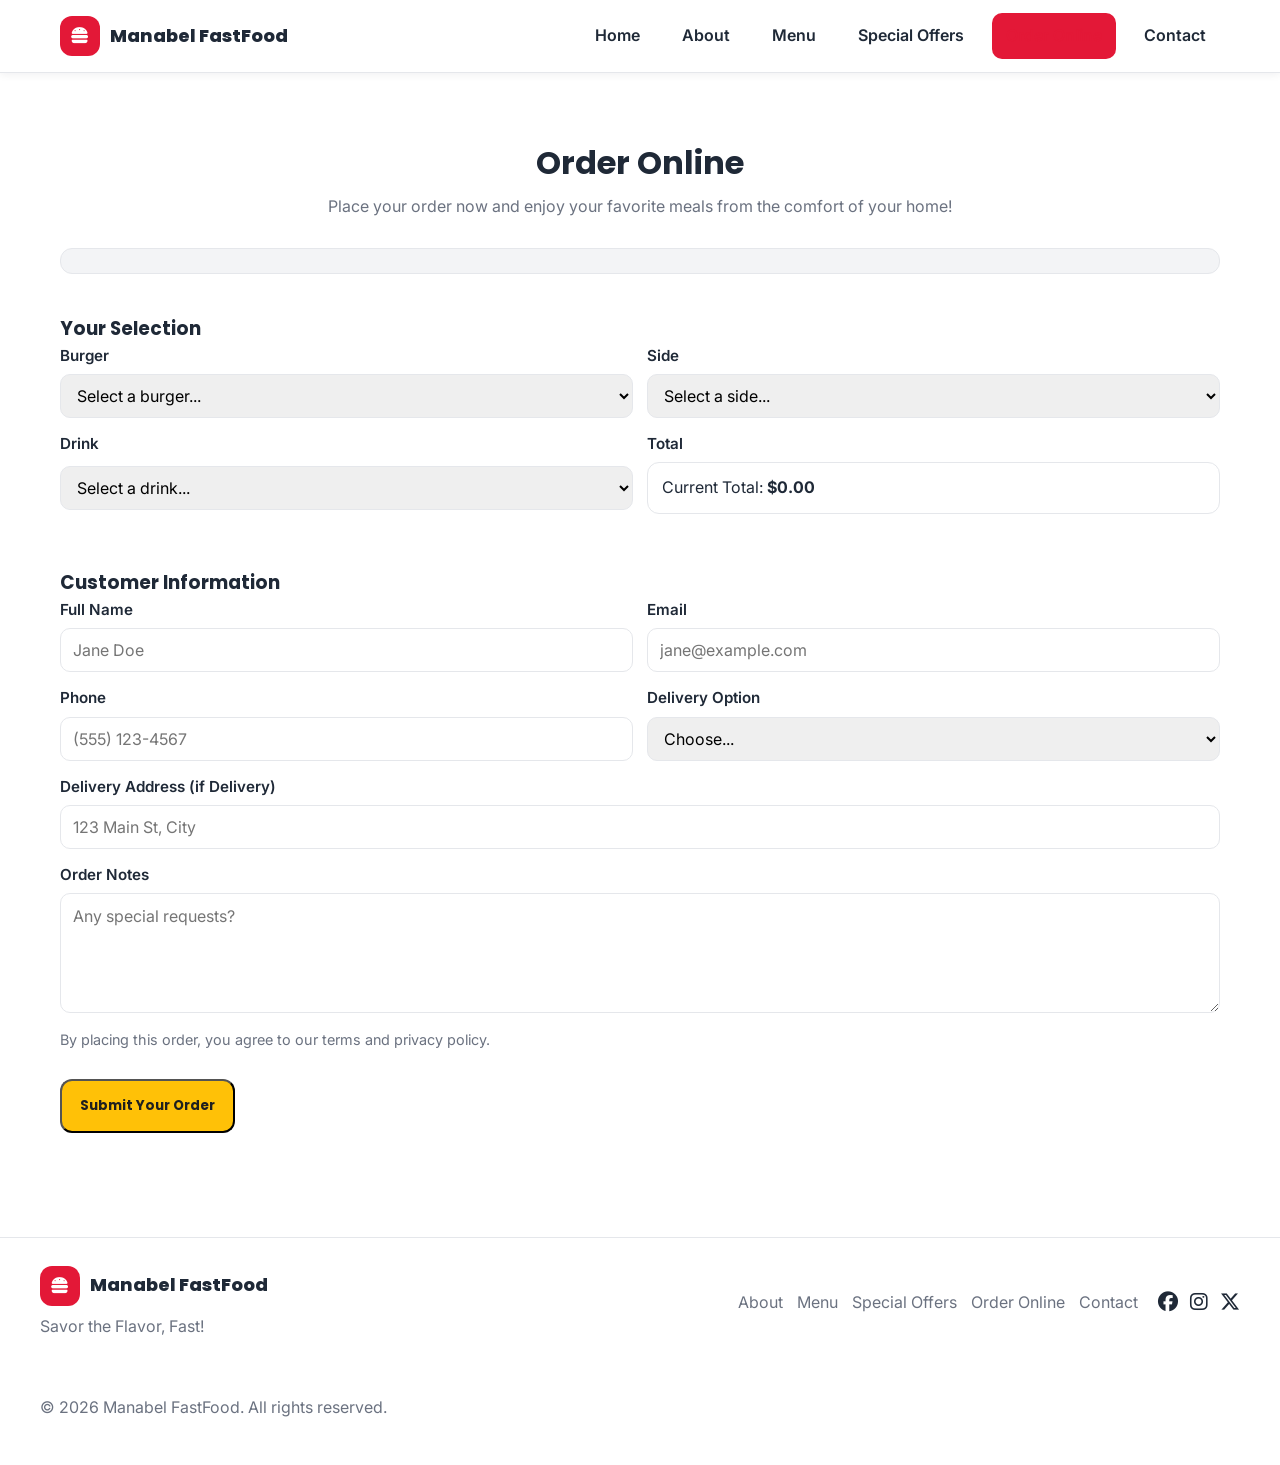
<file: manabel-fastfood/order.html>
<!DOCTYPE html>
<html lang="en">
  <head>
    <meta charset="UTF-8" />
    <meta name="viewport" content="width=device-width, initial-scale=1" />
    <meta name="description" content="Order Online from Manabel FastFood - Fresh and fast meals delivered to you." />
    <title>Order Online | Manabel FastFood</title>

    <!-- Google Fonts -->
    <link rel="preconnect" href="https://fonts.googleapis.com" />
    <link rel="preconnect" href="https://fonts.gstatic.com" crossorigin />
    <link href="https://fonts.googleapis.com/css2?family=Inter:wght@400;500;600&family=Poppins:wght@600;700;800&display=swap" rel="stylesheet" />

    <!-- Font Awesome -->
    <link rel="stylesheet" href="https://cdnjs.cloudflare.com/ajax/libs/font-awesome/6.5.0/css/all.min.css" />

    <link rel="stylesheet" href="styles.css" />
  </head>
  <body>
    <header class="site-header">
      <div class="container nav-container">
        <a href="index.html" class="logo" aria-label="Manabel FastFood home">
          <span class="logo-mark"><i class="fa-solid fa-burger" aria-hidden="true"></i></span>
          <span class="logo-text">Manabel FastFood</span>
        </a>
        <button class="nav-toggle" aria-expanded="false" aria-controls="primary-navigation">
          <span class="sr-only">Toggle navigation</span>
          <i class="fa-solid fa-bars"></i>
        </button>
        <nav id="primary-navigation" class="primary-nav">
          <ul>
            <li><a href="index.html">Home</a></li>
            <li><a href="about.html">About</a></li>
            <li><a href="menu.html">Menu</a></li>
            <li><a href="special_offers.html">Special Offers</a></li>
            <li><a href="order.html" class="nav-cta" aria-current="page">Order Online</a></li>
            <li><a href="contact.html">Contact</a></li>
          </ul>
        </nav>
      </div>
    </header>

    <main>
      <section class="section">
        <div class="container">
          <header class="section-header">
            <h1 class="section-title">Order Online</h1>
            <p class="section-subtitle">Place your order now and enjoy your favorite meals from the comfort of your home!</p>
          </header>

          <div id="order-notice" class="notice" role="status" aria-live="polite" style="display:block;"></div>

          <form id="order-form" novalidate>
            <div class="menu-category">
              <div class="menu-header"><h3>Your Selection</h3></div>
              <div class="form-grid">
                <div class="form-group">
                  <label for="burger">Burger</label>
                  <select id="burger" name="burger" data-price required>
                    <option value="" data-price="0">Select a burger...</option>
                    <option value="classic" data-price="8.99">Classic Cheeseburger - $8.99</option>
                    <option value="veggie" data-price="7.49">Veggie Burger - $7.49</option>
                  </select>
                </div>
                <div class="form-group">
                  <label for="side">Side</label>
                  <select id="side" name="side" data-price required>
                    <option value="" data-price="0">Select a side...</option>
                    <option value="fries" data-price="2.99">French Fries - $2.99</option>
                    <option value="rings" data-price="3.49">Onion Rings - $3.49</option>
                  </select>
                </div>
                <div class="form-group">
                  <label for="drink">Drink</label>
                  <select id="drink" name="drink" data-price required>
                    <option value="" data-price="0">Select a drink...</option>
                    <option value="soda" data-price="1.99">Soft Drink - $1.99</option>
                    <option value="shake" data-price="4.99">Milkshake - $4.99</option>
                  </select>
                </div>
                <div class="form-group">
                  <label>Total</label>
                  <div class="notice" style="background:#fff;">Current Total: <strong id="order-total">$0.00</strong></div>
                </div>
              </div>
            </div>

            <div class="menu-category">
              <div class="menu-header"><h3>Customer Information</h3></div>
              <div class="form-grid">
                <div class="form-group">
                  <label for="name">Full Name</label>
                  <input id="name" name="name" type="text" placeholder="Jane Doe" required />
                </div>
                <div class="form-group">
                  <label for="email">Email</label>
                  <input id="email" name="email" type="email" placeholder="jane@example.com" required />
                </div>
                <div class="form-group">
                  <label for="phone">Phone</label>
                  <input id="phone" name="phone" type="tel" placeholder="(555) 123-4567" required />
                </div>
                <div class="form-group">
                  <label for="delivery">Delivery Option</label>
                  <select id="delivery" name="delivery" required>
                    <option value="">Choose...</option>
                    <option value="pickup">Pickup</option>
                    <option value="delivery">Delivery</option>
                  </select>
                </div>
                <div class="form-group" style="grid-column: 1 / -1;">
                  <label for="address">Delivery Address (if Delivery)</label>
                  <input id="address" name="address" type="text" placeholder="123 Main St, City" />
                </div>
                <div class="form-group" style="grid-column: 1 / -1;">
                  <label for="notes">Order Notes</label>
                  <textarea id="notes" name="notes" placeholder="Any special requests?"></textarea>
                </div>
              </div>
              <p class="helper-text">By placing this order, you agree to our terms and privacy policy.</p>
            </div>

            <div class="form-actions">
              <button type="submit" class="btn btn-primary">Submit Your Order</button>
              <a class="btn btn-secondary" href="menu.html">Back to Menu</a>
            </div>
          </form>
        </div>
      </section>
    </main>

    <footer class="site-footer">
      <div class="container footer-inner">
        <div class="footer-brand">
          <a href="index.html" class="logo">
            <span class="logo-mark"><i class="fa-solid fa-burger" aria-hidden="true"></i></span>
            <span class="logo-text">Manabel FastFood</span>
          </a>
          <p class="footer-tagline">Savor the Flavor, Fast!</p>
        </div>
        <div class="footer-links">
          <a href="about.html">About</a>
          <a href="menu.html">Menu</a>
          <a href="special_offers.html">Special Offers</a>
          <a href="order.html" aria-current="page">Order Online</a>
          <a href="contact.html">Contact</a>
        </div>
        <div class="footer-social">
          <a href="https://facebook.com" aria-label="Facebook"><i class="fa-brands fa-facebook"></i></a>
          <a href="https://instagram.com" aria-label="Instagram"><i class="fa-brands fa-instagram"></i></a>
          <a href="https://twitter.com" aria-label="Twitter"><i class="fa-brands fa-x-twitter"></i></a>
        </div>
      </div>
      <div class="container footer-bottom">
        <p>&copy; <span id="year"></span> Manabel FastFood. All rights reserved.</p>
      </div>
    </footer>

    <script src="scripts.js"></script>
  </body>
  </html>
</file>
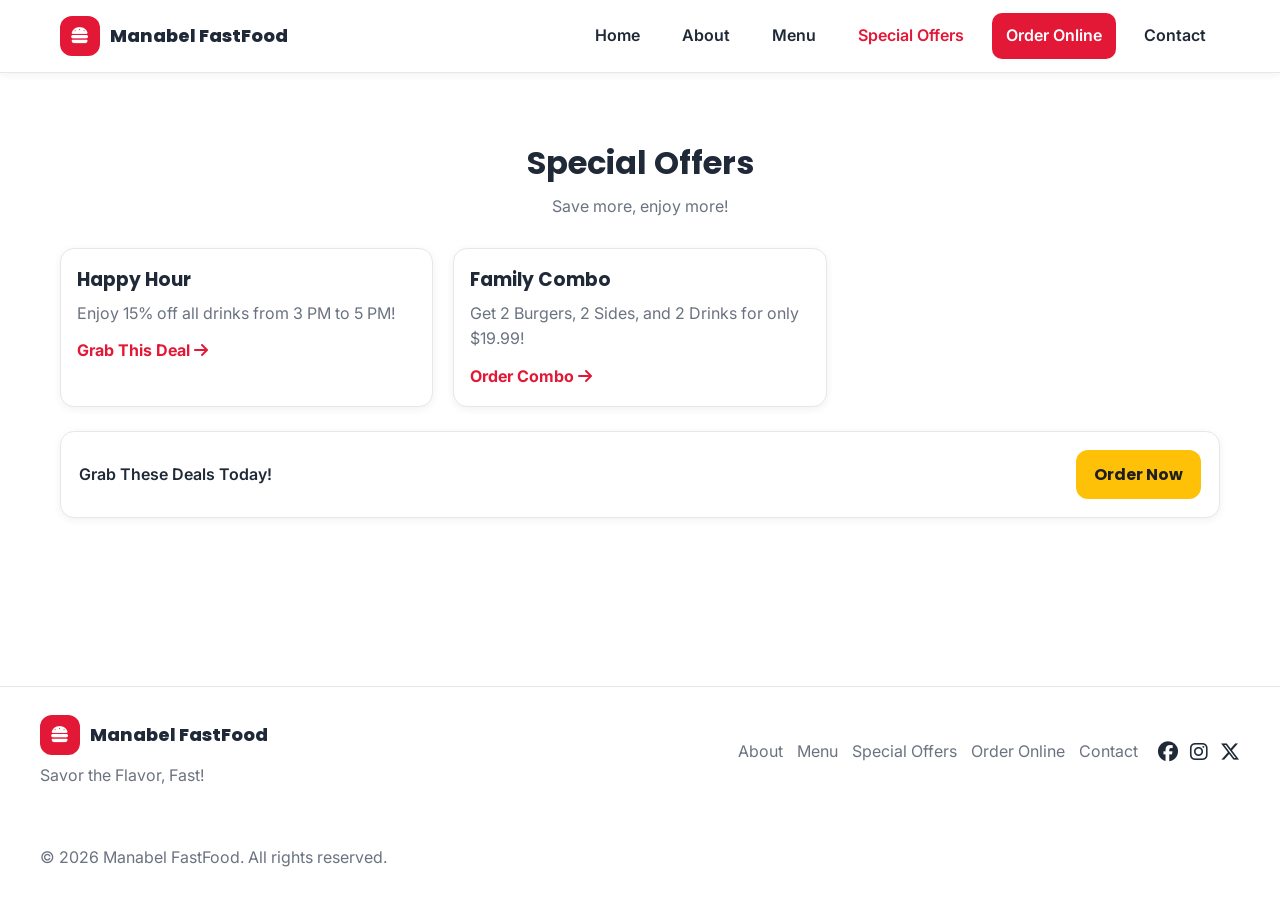
<file: manabel-fastfood/special_offers.html>
<!DOCTYPE html>
<html lang="en">
  <head>
    <meta charset="UTF-8" />
    <meta name="viewport" content="width=device-width, initial-scale=1" />
    <meta name="description" content="Manabel FastFood Special Offers - Great deals on meals and drinks!" />
    <title>Special Offers | Manabel FastFood</title>

    <!-- Google Fonts -->
    <link rel="preconnect" href="https://fonts.googleapis.com" />
    <link rel="preconnect" href="https://fonts.gstatic.com" crossorigin />
    <link href="https://fonts.googleapis.com/css2?family=Inter:wght@400;500;600&family=Poppins:wght@600;700;800&display=swap" rel="stylesheet" />

    <!-- Font Awesome -->
    <link rel="stylesheet" href="https://cdnjs.cloudflare.com/ajax/libs/font-awesome/6.5.0/css/all.min.css" />

    <link rel="stylesheet" href="styles.css" />
  </head>
  <body>
    <header class="site-header">
      <div class="container nav-container">
        <a href="index.html" class="logo" aria-label="Manabel FastFood home">
          <span class="logo-mark"><i class="fa-solid fa-burger" aria-hidden="true"></i></span>
          <span class="logo-text">Manabel FastFood</span>
        </a>
        <button class="nav-toggle" aria-expanded="false" aria-controls="primary-navigation">
          <span class="sr-only">Toggle navigation</span>
          <i class="fa-solid fa-bars"></i>
        </button>
        <nav id="primary-navigation" class="primary-nav">
          <ul>
            <li><a href="index.html">Home</a></li>
            <li><a href="about.html">About</a></li>
            <li><a href="menu.html">Menu</a></li>
            <li><a href="special_offers.html" aria-current="page">Special Offers</a></li>
            <li><a href="order.html" class="nav-cta">Order Online</a></li>
            <li><a href="contact.html">Contact</a></li>
          </ul>
        </nav>
      </div>
    </header>

    <main>
      <section class="section">
        <div class="container">
          <header class="section-header">
            <h1 class="section-title">Special Offers</h1>
            <p class="section-subtitle">Save more, enjoy more!</p>
          </header>

          <div class="card-grid">
            <article class="card">
              <div class="card-body">
                <h3 class="card-title">Happy Hour</h3>
                <p class="card-text">Enjoy 15% off all drinks from 3 PM to 5 PM!</p>
                <a href="order.html" class="card-link">Grab This Deal <i class="fa-solid fa-arrow-right"></i></a>
              </div>
            </article>

            <article class="card">
              <div class="card-body">
                <h3 class="card-title">Family Combo</h3>
                <p class="card-text">Get 2 Burgers, 2 Sides, and 2 Drinks for only $19.99!</p>
                <a href="order.html" class="card-link">Order Combo <i class="fa-solid fa-arrow-right"></i></a>
              </div>
            </article>
          </div>

          <div class="section" style="padding-top: 24px;">
            <div class="card" style="padding: 18px; display:flex; align-items:center; justify-content: space-between; flex-wrap: wrap; gap: 10px;">
              <p style="margin:0; font-weight:600;">Grab These Deals Today!</p>
              <a class="btn btn-primary" href="order.html">Order Now</a>
            </div>
          </div>
        </div>
      </section>
    </main>

    <footer class="site-footer">
      <div class="container footer-inner">
        <div class="footer-brand">
          <a href="index.html" class="logo">
            <span class="logo-mark"><i class="fa-solid fa-burger" aria-hidden="true"></i></span>
            <span class="logo-text">Manabel FastFood</span>
          </a>
          <p class="footer-tagline">Savor the Flavor, Fast!</p>
        </div>
        <div class="footer-links">
          <a href="about.html">About</a>
          <a href="menu.html">Menu</a>
          <a href="special_offers.html" aria-current="page">Special Offers</a>
          <a href="order.html">Order Online</a>
          <a href="contact.html">Contact</a>
        </div>
        <div class="footer-social">
          <a href="https://facebook.com" aria-label="Facebook"><i class="fa-brands fa-facebook"></i></a>
          <a href="https://instagram.com" aria-label="Instagram"><i class="fa-brands fa-instagram"></i></a>
          <a href="https://twitter.com" aria-label="Twitter"><i class="fa-brands fa-x-twitter"></i></a>
        </div>
      </div>
      <div class="container footer-bottom">
        <p>&copy; <span id="year"></span> Manabel FastFood. All rights reserved.</p>
      </div>
    </footer>

    <script src="scripts.js"></script>
  </body>
  </html>
</file>
<file: styles.css>
/* Reset and Base Styles */
* {
    margin: 0;
    padding: 0;
    box-sizing: border-box;
}

body {
    font-family: 'Inter', sans-serif;
    line-height: 1.6;
    color: #333;
    scroll-behavior: smooth;
}

.container {
    max-width: 1200px;
    margin: 0 auto;
    padding: 0 20px;
}

/* Header */
.header {
    background: #fff;
    position: fixed;
    top: 0;
    left: 0;
    right: 0;
    z-index: 1000;
    padding: 1rem 0;
    border-bottom: 1px solid #e5e5e5;
    backdrop-filter: blur(10px);
    background-color: rgba(255, 255, 255, 0.95);
}

.header .container {
    display: flex;
    justify-content: space-between;
    align-items: center;
}

.nav-brand {
    display: flex;
    align-items: center;
    gap: 10px;
    font-size: 1.5rem;
    font-weight: 700;
    color: #2c3e50;
}

.nav-brand i {
    color: #3498db;
    font-size: 1.8rem;
}

.nav {
    display: flex;
    align-items: center;
}

.nav-menu {
    display: flex;
    list-style: none;
    gap: 2rem;
}

.nav-link {
    text-decoration: none;
    color: #333;
    font-weight: 500;
    transition: color 0.3s ease;
    position: relative;
}

.nav-link:hover {
    color: #3498db;
}

.nav-link::after {
    content: '';
    position: absolute;
    bottom: -5px;
    left: 0;
    width: 0;
    height: 2px;
    background-color: #3498db;
    transition: width 0.3s ease;
}

.nav-link:hover::after {
    width: 100%;
}

.hamburger {
    display: none;
    flex-direction: column;
    cursor: pointer;
    gap: 4px;
}

.hamburger span {
    width: 25px;
    height: 3px;
    background-color: #333;
    transition: 0.3s;
}

/* Hero Section */
.hero {
    background: linear-gradient(135deg, #667eea 0%, #764ba2 100%);
    color: white;
    padding: 140px 0 80px;
    text-align: center;
}

.hero-content h1 {
    font-size: 3.5rem;
    font-weight: 700;
    margin-bottom: 1.5rem;
    line-height: 1.2;
}

.hero-content p {
    font-size: 1.3rem;
    margin-bottom: 2.5rem;
    opacity: 0.9;
    max-width: 600px;
    margin-left: auto;
    margin-right: auto;
}

.hero-buttons {
    display: flex;
    gap: 1rem;
    justify-content: center;
    flex-wrap: wrap;
}

/* Buttons */
.btn {
    display: inline-block;
    padding: 1rem 2rem;
    text-decoration: none;
    border-radius: 8px;
    font-weight: 600;
    text-align: center;
    transition: all 0.3s ease;
    border: none;
    cursor: pointer;
    font-size: 1rem;
}

.btn-primary {
    background-color: #3498db;
    color: white;
}

.btn-primary:hover {
    background-color: #2980b9;
    transform: translateY(-2px);
}

.btn-secondary {
    background-color: transparent;
    color: white;
    border: 2px solid white;
}

.btn-secondary:hover {
    background-color: white;
    color: #333;
    transform: translateY(-2px);
}

/* Section Headers */
.section-header {
    text-align: center;
    margin-bottom: 4rem;
}

.section-header h2 {
    font-size: 2.5rem;
    font-weight: 700;
    color: #2c3e50;
    margin-bottom: 1rem;
}

.section-header p {
    font-size: 1.2rem;
    color: #666;
    max-width: 600px;
    margin: 0 auto;
}

/* About Section */
.about {
    padding: 80px 0;
    background-color: #f8f9fa;
}

.about-content {
    display: grid;
    grid-template-columns: 1fr 1fr;
    gap: 4rem;
    align-items: center;
}

.about-text h3 {
    font-size: 2rem;
    color: #2c3e50;
    margin-bottom: 1.5rem;
}

.about-text p {
    font-size: 1.1rem;
    color: #666;
    margin-bottom: 2rem;
    line-height: 1.8;
}

.stats {
    display: flex;
    gap: 2rem;
}

.stat {
    text-align: center;
}

.stat h4 {
    font-size: 2.5rem;
    color: #3498db;
    font-weight: 700;
    margin-bottom: 0.5rem;
}

.stat p {
    color: #666;
    font-weight: 500;
}

.about-image {
    display: flex;
    justify-content: center;
}

.placeholder-image {
    width: 300px;
    height: 300px;
    background: linear-gradient(135deg, #3498db, #2980b9);
    border-radius: 50%;
    display: flex;
    align-items: center;
    justify-content: center;
    color: white;
    font-size: 4rem;
}

/* Services Section */
.services {
    padding: 80px 0;
}

.services-grid {
    display: grid;
    grid-template-columns: repeat(auto-fit, minmax(350px, 1fr));
    gap: 2rem;
}

.service-card {
    padding: 2.5rem;
    background: white;
    border-radius: 12px;
    text-align: center;
    transition: all 0.3s ease;
    border: 1px solid #e5e5e5;
    position: relative;
    overflow: hidden;
}

.service-card::before {
    content: '';
    position: absolute;
    top: 0;
    left: 0;
    right: 0;
    height: 4px;
    background: linear-gradient(90deg, #3498db, #2980b9);
    transform: scaleX(0);
    transition: transform 0.3s ease;
}

.service-card:hover::before {
    transform: scaleX(1);
}

.service-card:hover {
    transform: translateY(-8px);
    box-shadow: 0 20px 40px rgba(0, 0, 0, 0.1);
}

.service-card i {
    font-size: 3rem;
    color: #3498db;
    margin-bottom: 1.5rem;
}

.service-card h3 {
    font-size: 1.5rem;
    color: #2c3e50;
    margin-bottom: 1rem;
    font-weight: 600;
}

.service-card p {
    color: #666;
    line-height: 1.7;
}

/* Contact Section */
.contact {
    padding: 80px 0;
    background-color: #f8f9fa;
}

.contact-content {
    display: grid;
    grid-template-columns: 1fr 1fr;
    gap: 4rem;
}

.contact-info {
    display: flex;
    flex-direction: column;
    gap: 2rem;
}

.contact-item {
    display: flex;
    align-items: flex-start;
    gap: 1rem;
}

.contact-item i {
    font-size: 1.5rem;
    color: #3498db;
    margin-top: 0.2rem;
}

.contact-item h4 {
    color: #2c3e50;
    font-size: 1.2rem;
    margin-bottom: 0.5rem;
}

.contact-item p {
    color: #666;
    margin: 0;
}

.contact-form {
    background: white;
    padding: 2.5rem;
    border-radius: 12px;
    border: 1px solid #e5e5e5;
}

.form-group {
    margin-bottom: 1.5rem;
}

.form-group input,
.form-group select,
.form-group textarea {
    width: 100%;
    padding: 1rem;
    border: 1px solid #ddd;
    border-radius: 8px;
    font-size: 1rem;
    transition: border-color 0.3s ease;
    background-color: #fafafa;
}

.form-group input:focus,
.form-group select:focus,
.form-group textarea:focus {
    outline: none;
    border-color: #3498db;
    background-color: white;
}

.form-group textarea {
    resize: vertical;
    min-height: 120px;
}

/* Footer */
.footer {
    background-color: #2c3e50;
    color: white;
    padding: 60px 0 20px;
}

.footer-content {
    display: grid;
    grid-template-columns: repeat(auto-fit, minmax(250px, 1fr));
    gap: 3rem;
    margin-bottom: 3rem;
}

.footer-brand {
    display: flex;
    align-items: center;
    gap: 10px;
    font-size: 1.5rem;
    font-weight: 700;
    margin-bottom: 1rem;
}

.footer-brand i {
    color: #3498db;
    font-size: 1.8rem;
}

.footer-section h4 {
    color: #3498db;
    margin-bottom: 1rem;
    font-size: 1.2rem;
}

.footer-section ul {
    list-style: none;
}

.footer-section ul li {
    margin-bottom: 0.5rem;
}

.footer-section ul li a {
    color: #bdc3c7;
    text-decoration: none;
    transition: color 0.3s ease;
}

.footer-section ul li a:hover {
    color: #3498db;
}

.footer-section p {
    color: #bdc3c7;
    line-height: 1.8;
    margin-bottom: 0.5rem;
}

.footer-section i {
    color: #3498db;
    margin-right: 8px;
}

.footer-bottom {
    border-top: 1px solid #34495e;
    padding-top: 2rem;
    text-align: center;
    color: #bdc3c7;
}

/* Responsive Design */
@media (max-width: 968px) {
    .nav-menu {
        position: fixed;
        top: 80px;
        left: -100%;
        width: 100%;
        height: calc(100vh - 80px);
        background-color: white;
        flex-direction: column;
        justify-content: flex-start;
        align-items: center;
        padding-top: 3rem;
        transition: left 0.3s ease;
    }

    .nav-menu.active {
        left: 0;
    }

    .hamburger {
        display: flex;
    }

    .hamburger.active span:nth-child(1) {
        transform: rotate(45deg) translate(5px, 5px);
    }

    .hamburger.active span:nth-child(2) {
        opacity: 0;
    }

    .hamburger.active span:nth-child(3) {
        transform: rotate(-45deg) translate(7px, -6px);
    }

    .hero-content h1 {
        font-size: 2.5rem;
    }

    .about-content {
        grid-template-columns: 1fr;
        text-align: center;
    }

    .stats {
        justify-content: center;
    }

    .contact-content {
        grid-template-columns: 1fr;
    }

    .hero-buttons {
        flex-direction: column;
        align-items: center;
    }

    .btn {
        width: 100%;
        max-width: 300px;
    }
}

@media (max-width: 768px) {
    .hero-content h1 {
        font-size: 2rem;
    }

    .hero-content p {
        font-size: 1.1rem;
    }

    .section-header h2 {
        font-size: 2rem;
    }

    .services-grid {
        grid-template-columns: 1fr;
    }

    .stats {
        flex-direction: column;
        gap: 1rem;
    }

    .placeholder-image {
        width: 200px;
        height: 200px;
        font-size: 3rem;
    }
}

@media (max-width: 480px) {
    .container {
        padding: 0 15px;
    }

    .hero {
        padding: 120px 0 60px;
    }

    .hero-content h1 {
        font-size: 1.8rem;
    }

    .about,
    .services,
    .contact {
        padding: 60px 0;
    }

    .service-card,
    .contact-form {
        padding: 1.5rem;
    }

    .footer {
        padding: 40px 0 20px;
    }

    .footer-content {
        grid-template-columns: 1fr;
        gap: 2rem;
        text-align: center;
    }
}

/* Smooth Animations */
@keyframes fadeInUp {
    from {
        opacity: 0;
        transform: translateY(30px);
    }
    to {
        opacity: 1;
        transform: translateY(0);
    }
}

.hero-content {
    animation: fadeInUp 1s ease-out;
}

/* Scroll to top button (will be added via JS) */
.scroll-to-top {
    position: fixed;
    bottom: 30px;
    right: 30px;
    background-color: #3498db;
    color: white;
    width: 50px;
    height: 50px;
    border-radius: 50%;
    display: flex;
    align-items: center;
    justify-content: center;
    text-decoration: none;
    opacity: 0;
    visibility: hidden;
    transition: all 0.3s ease;
    z-index: 1000;
}

.scroll-to-top.visible {
    opacity: 1;
    visibility: visible;
}

.scroll-to-top:hover {
    background-color: #2980b9;
    transform: translateY(-3px);
}
</file>
<file: css/style.css>
/* ============================================
   THOMPSON LEGAL WEBSITE STYLES
   ============================================ */

/* Reset and Base Styles */
/* Remove default margins and padding, set consistent box-sizing */
* {
    margin: 0;
    padding: 0;
    box-sizing: border-box;
}

/* Base body styles - typography, colors, and layout foundation */
body {
    font-family: 'Inter', -apple-system, BlinkMacSystemFont, 'Segoe UI', Roboto, sans-serif;
    line-height: 1.6;
    color: #2c3e50;
    background-color: #ffffff;
    overflow-x: hidden; /* Prevent horizontal scrolling */
}

/* ============================================
   CONTAINER AND LAYOUT
   ============================================ */

/* Main container for content - centers and limits width */
.container {
    max-width: 1200px;
    margin: 0 auto;
    padding: 0 2rem;
}

/* ============================================
   TYPOGRAPHY STYLES
   ============================================ */

/* Base heading styles - consistent typography hierarchy */
h1, h2, h3, h4, h5, h6 {
    font-weight: 600;
    line-height: 1.3;
    margin-bottom: 1rem;
    color: #1a1a1a;
}

/* Large heading for hero sections */
h1 {
    font-size: 3.5rem;
    font-weight: 700;
}

/* Section headings */
h2 {
    font-size: 2.5rem;
}

/* Subsection headings */
h3 {
    font-size: 1.8rem;
}

/* Body text styling */
p {
    margin-bottom: 1.5rem;
    color: #555;
    font-size: 1.1rem;
}

/* ============================================
   HEADER AND NAVIGATION
   ============================================ */

/* Header container - fixed positioning for sticky navigation */
.header {
    position: fixed;
    top: 0;
    left: 0;
    right: 0;
    background: rgba(255, 255, 255, 0.95);
    backdrop-filter: blur(10px);
    z-index: 1000;
    box-shadow: 0 2px 10px rgba(0, 0, 0, 0.1);
}

/* Navigation container - flexbox layout for nav items */
.nav {
    display: flex;
    justify-content: space-between;
    align-items: center;
    padding: 1rem 2rem;
    max-width: 1200px;
    margin: 0 auto;
}

/* Brand/logo styling */
.nav-brand h2 {
    color: #1a1a1a;
    font-size: 1.8rem;
    font-weight: 700;
    margin-bottom: 0;
}

/* Navigation menu list - horizontal layout */
.nav-menu {
    display: flex;
    list-style: none;
    gap: 2rem;
}

/* Navigation link styling */
.nav-link {
    text-decoration: none;
    color: #333;
    font-weight: 500;
    transition: color 0.3s ease;
    position: relative;
}

/* Navigation link hover and active states */
.nav-link:hover,
.nav-link.active {
    color: #3498db;
}

/* Underline animation for nav links */
.nav-link::after {
    content: '';
    position: absolute;
    bottom: -5px;
    left: 0;
    width: 0;
    height: 2px;
    background: #3498db;
    transition: width 0.3s ease;
}

/* Show underline on hover and active state */
.nav-link:hover::after,
.nav-link.active::after {
    width: 100%;
}

/* Mobile menu toggle button - hidden by default */
.nav-toggle {
    display: none;
    flex-direction: column;
    cursor: pointer;
}

/* Hamburger menu lines */
.nav-toggle span {
    width: 25px;
    height: 3px;
    background: #333;
    margin: 3px 0;
    transition: 0.3s;
    display: block;
}

/* ============================================
   HERO SECTION
   ============================================ */

/* Hero section - full viewport height with centered content */
.hero {
    min-height: 100vh;
    display: flex;
    align-items: center;
    background: linear-gradient(135deg, #667eea 0%, #764ba2 100%);
    color: white;
    text-align: center;
}

/* Hero content container */
.hero-content {
    max-width: 800px;
    margin: 0 auto;
}

/* Hero title styling */
.hero-title {
    font-size: 4rem;
    margin-bottom: 1rem;
    color: white;
}

/* Hero subtitle styling */
.hero-subtitle {
    font-size: 1.3rem;
    margin-bottom: 2rem;
    color: rgba(255, 255, 255, 0.9);
}

/* Hero action buttons container */
.hero-actions {
    display: flex;
    gap: 1rem;
    justify-content: center;
    flex-wrap: wrap;
}

/* ============================================
   BUTTON STYLES
   ============================================ */

/* Base button styles */
.btn-primary,
.btn-secondary {
    display: inline-block;
    padding: 1rem 2rem;
    text-decoration: none;
    font-weight: 600;
    border-radius: 5px;
    transition: all 0.3s ease;
    border: none;
    cursor: pointer;
    font-size: 1.1rem;
}

/* Primary button - main call-to-action */
.btn-primary {
    background: #3498db;
    color: white;
}

/* Primary button hover state */
.btn-primary:hover {
    background: #2980b9;
    transform: translateY(-2px);
}

/* Secondary button - alternative action */
.btn-secondary {
    background: transparent;
    color: white;
    border: 2px solid white;
}

/* Secondary button hover state */
.btn-secondary:hover {
    background: white;
    color: #3498db;
}

/* ============================================
   FEATURES SECTION
   ============================================ */

/* Features section container */
.features {
    padding: 5rem 0;
    background: #f8f9fa;
}

/* Features grid - responsive layout */
.features-grid {
    display: grid;
    grid-template-columns: repeat(auto-fit, minmax(280px, 1fr));
    gap: 2rem;
    margin-top: 3rem;
}

/* Individual feature item */
.feature {
    background: white;
    padding: 2rem;
    border-radius: 10px;
    text-align: center;
    transition: transform 0.3s ease;
}

/* Feature hover effect */
.feature:hover {
    transform: translateY(-5px);
}

/* Feature title */
.feature h3 {
    color: #3498db;
    margin-bottom: 1rem;
}

/* Feature description */
.feature p {
    color: #666;
    margin-bottom: 0;
}

/* ============================================
   ABOUT PREVIEW SECTION
   ============================================ */

/* About preview section */
.about-preview {
    padding: 5rem 0;
    background: white;
}

/* About content container */
.about-content {
    max-width: 800px;
    margin: 0 auto;
    text-align: center;
}

/* About points list styling */
.about-points {
    list-style: none;
    margin: 2rem 0;
    text-align: left;
    max-width: 600px;
    margin-left: auto;
    margin-right: auto;
}

/* Individual about point */
.about-points li {
    padding: 0.5rem 0;
    position: relative;
    padding-left: 2rem;
    font-size: 1.1rem;
    color: #555;
}

/* Bullet point styling using pseudo-element */
.about-points li::before {
    content: '✓';
    position: absolute;
    left: 0;
    color: #3498db;
    font-weight: bold;
    font-size: 1.2rem;
}

/* ============================================
   TESTIMONIALS SECTION
   ============================================ */

/* Testimonials section */
.testimonials {
    padding: 5rem 0;
    background: #f8f9fa;
}

/* Section title styling */
.section-title {
    text-align: center;
    margin-bottom: 3rem;
    color: #1a1a1a;
}

/* Testimonials grid layout */
.testimonials-grid {
    display: grid;
    grid-template-columns: repeat(auto-fit, minmax(400px, 1fr));
    gap: 2rem;
    margin-top: 3rem;
}

/* Individual testimonial card */
.testimonial {
    background: white;
    padding: 2rem;
    border-radius: 10px;
    box-shadow: 0 5px 15px rgba(0, 0, 0, 0.1);
    transition: transform 0.3s ease;
}

/* Testimonial hover effect */
.testimonial:hover {
    transform: translateY(-5px);
}

/* Testimonial quote text */
.testimonial p {
    font-style: italic;
    margin-bottom: 1.5rem;
    color: #555;
    font-size: 1.1rem;
}

/* Testimonial author name */
.testimonial-author strong {
    color: #3498db;
    display: block;
}

/* Testimonial author title */
.testimonial-author span {
    color: #888;
    font-size: 0.9rem;
}

/* ============================================
   CALL-TO-ACTION SECTION
   ============================================ */

/* CTA section with gradient background */
.cta {
    padding: 5rem 0;
    background: linear-gradient(135deg, #667eea 0%, #764ba2 100%);
    color: white;
    text-align: center;
}

/* CTA heading */
.cta-content h2 {
    color: white;
    margin-bottom: 1rem;
}

/* CTA description */
.cta-content p {
    color: rgba(255, 255, 255, 0.9);
    margin-bottom: 2rem;
}

/* CTA button styling */
.cta .btn-primary {
    background: white;
    color: #3498db;
}

/* CTA button hover state */
.cta .btn-primary:hover {
    background: #f8f9fa;
}

/* ============================================
   FOOTER SECTION
   ============================================ */

/* Footer container */
.footer {
    background: #1a1a1a;
    color: white;
    padding: 3rem 0 1rem;
}

/* Footer content grid */
.footer-content {
    display: grid;
    grid-template-columns: repeat(auto-fit, minmax(250px, 1fr));
    gap: 2rem;
    margin-bottom: 2rem;
}

/* Footer section headings */
.footer-section h3,
.footer-section h4 {
    color: white;
    margin-bottom: 1rem;
}

/* Footer text */
.footer-section p,
.footer-section ul {
    color: #ccc;
}

/* Footer list styling */
.footer-section ul {
    list-style: none;
}

/* Footer list items */
.footer-section ul li {
    margin-bottom: 0.5rem;
}

/* Footer links */
.footer-section a {
    color: #ccc;
    text-decoration: none;
    transition: color 0.3s ease;
}

/* Footer link hover state */
.footer-section a:hover {
    color: #3498db;
}

/* Footer bottom section */
.footer-bottom {
    border-top: 1px solid #333;
    padding-top: 1rem;
    text-align: center;
    color: #888;
}

/* ============================================
   ABOUT PAGE SPECIFIC STYLES
   ============================================ */

/* About detailed section */
.about-detailed {
    padding: 5rem 0;
    background: white;
}

/* About intro section */
.about-intro {
    max-width: 800px;
    margin: 0 auto;
    text-align: center;
}

/* ============================================
   TEAM SECTION
   ============================================ */

/* Team section */
.team {
    padding: 5rem 0;
    background: #f8f9fa;
}

/* Team grid layout */
.team-grid {
    display: grid;
    grid-template-columns: repeat(auto-fit, minmax(350px, 1fr));
    gap: 2rem;
    margin-top: 3rem;
}

/* Individual team member card */
.team-member {
    background: white;
    padding: 2rem;
    border-radius: 10px;
    box-shadow: 0 5px 15px rgba(0, 0, 0, 0.1);
    transition: transform 0.3s ease;
}

/* Team member hover effect */
.team-member:hover {
    transform: translateY(-5px);
}

/* Team member name */
.team-member h3 {
    color: #3498db;
    margin-bottom: 0.5rem;
}

/* Team member title */
.team-member h4 {
    color: #888;
    font-weight: 500;
    margin-bottom: 1rem;
}

/* Team member credentials */
.member-credentials {
    display: flex;
    flex-wrap: wrap;
    gap: 0.5rem;
    margin-top: 1rem;
}

/* Individual credential badge */
.member-credentials span {
    background: #3498db;
    color: white;
    padding: 0.3rem 0.8rem;
    border-radius: 15px;
    font-size: 0.8rem;
    font-weight: 500;
}

/* ============================================
   VALUES SECTION
   ============================================ */

/* Values section */
.values {
    padding: 5rem 0;
    background: white;
}

/* Values grid layout */
.values-grid {
    display: grid;
    grid-template-columns: repeat(auto-fit, minmax(250px, 1fr));
    gap: 2rem;
    margin-top: 3rem;
}

/* Individual value item */
.value {
    text-align: center;
    padding: 1rem;
}

/* Value title */
.value h3 {
    color: #3498db;
    margin-bottom: 1rem;
}

/* ============================================
   ACHIEVEMENTS SECTION
   ============================================ */

/* Achievements section */
.achievements {
    padding: 5rem 0;
    background: #f8f9fa;
}

/* Achievements grid layout */
.achievements-grid {
    display: grid;
    grid-template-columns: repeat(auto-fit, minmax(280px, 1fr));
    gap: 2rem;
    margin-top: 3rem;
}

/* Individual achievement card */
.achievement {
    background: white;
    padding: 2rem;
    border-radius: 10px;
    text-align: center;
    box-shadow: 0 5px 15px rgba(0, 0, 0, 0.1);
    transition: transform 0.3s ease;
}

/* Achievement hover effect */
.achievement:hover {
    transform: translateY(-5px);
}

/* Achievement title */
.achievement h3 {
    color: #3498db;
    margin-bottom: 1rem;
    font-size: 1.3rem;
}

/* ============================================
   SERVICES PAGE SPECIFIC STYLES
   ============================================ */

/* Services overview section */
.services-overview {
    padding: 5rem 0;
    background: white;
}

/* Individual service detailed section */
.service-detailed {
    margin-bottom: 4rem;
    padding: 2rem;
    background: #f8f9fa;
    border-radius: 10px;
}

/* Remove margin from last service */
.service-detailed:last-child {
    margin-bottom: 0;
}

/* Service title */
.service-detailed h2 {
    color: #3498db;
    margin-bottom: 1rem;
}

/* Service features container */
.service-features {
    display: grid;
    grid-template-columns: repeat(auto-fit, minmax(300px, 1fr));
    gap: 2rem;
    margin-top: 2rem;
}

/* Service list styling */
.service-list ul,
.service-process ul,
.service-benefits ul,
.service-approach ul,
.service-value ul {
    list-style: none;
    margin-top: 1rem;
}

/* Service list items */
.service-list li,
.service-process li,
.service-benefits li,
.service-approach li,
.service-value li {
    padding: 0.5rem 0;
    position: relative;
    padding-left: 1.5rem;
    color: #555;
}

/* Service list bullet points */
.service-list li::before,
.service-process li::before,
.service-benefits li::before,
.service-approach li::before,
.service-value li::before {
    content: '•';
    position: absolute;
    left: 0;
    color: #3498db;
    font-weight: bold;
}

/* ============================================
   CONSULTATION INFO SECTION
   ============================================ */

/* Consultation info section */
.consultation-info {
    padding: 5rem 0;
    background: #f8f9fa;
}

/* Consultation details grid */
.consultation-details {
    display: grid;
    grid-template-columns: repeat(auto-fit, minmax(400px, 1fr));
    gap: 3rem;
    margin-top: 3rem;
}

/* Consultation list styling */
.consultation-list {
    list-style: none;
    margin: 1.5rem 0;
}

/* Consultation list items */
.consultation-list li {
    padding: 0.5rem 0;
    position: relative;
    padding-left: 2rem;
    color: #555;
}

/* Consultation list bullet points */
.consultation-list li::before {
    content: '✓';
    position: absolute;
    left: 0;
    color: #3498db;
    font-weight: bold;
}

/* Consultation CTA section */
.consultation-cta {
    background: white;
    padding: 2rem;
    border-radius: 10px;
    box-shadow: 0 5px 15px rgba(0, 0, 0, 0.1);
    text-align: center;
}

/* ============================================
   CONTACT PAGE SPECIFIC STYLES
   ============================================ */

/* Contact options container */
.contact-options {
    display: flex;
    gap: 1rem;
    justify-content: center;
    flex-wrap: wrap;
    margin-top: 1rem;
}

/* Contact main section */
.contact-main {
    padding: 5rem 0;
    background: white;
}

/* Contact grid layout */
.contact-grid {
    display: grid;
    grid-template-columns: repeat(auto-fit, minmax(400px, 1fr));
    gap: 3rem;
    margin-top: 3rem;
}

/* Contact details styling */
.contact-details {
    margin-top: 2rem;
}

/* Individual contact item */
.contact-item {
    margin-bottom: 2rem;
}

/* Remove margin from last contact item */
.contact-item:last-child {
    margin-bottom: 0;
}

/* Contact item headings */
.contact-item h3 {
    color: #3498db;
    margin-bottom: 0.5rem;
}

/* Contact item links */
.contact-item a {
    color: #555;
    text-decoration: none;
}

/* Contact item link hover */
.contact-item a:hover {
    color: #3498db;
}

/* Emergency contact section */
.emergency-contact {
    background: #f8f9fa;
    padding: 1.5rem;
    border-radius: 10px;
    margin-top: 2rem;
}

/* Emergency contact heading */
.emergency-contact h3 {
    color: #e74c3c;
    margin-bottom: 1rem;
}

/* ============================================
   FORM STYLES
   ============================================ */

/* Contact form container */
.contact-form {
    background: #f8f9fa;
    padding: 2rem;
    border-radius: 10px;
}

/* Form group styling */
.form-group {
    margin-bottom: 1.5rem;
}

/* Form labels */
.form-group label {
    display: block;
    margin-bottom: 0.5rem;
    color: #333;
    font-weight: 500;
}

/* Form inputs and textarea */
.form-group input,
.form-group select,
.form-group textarea {
    width: 100%;
    padding: 0.8rem;
    border: 1px solid #ddd;
    border-radius: 5px;
    font-size: 1rem;
    transition: border-color 0.3s ease;
}

/* Form input focus state */
.form-group input:focus,
.form-group select:focus,
.form-group textarea:focus {
    outline: none;
    border-color: #3498db;
}

/* Textarea specific styling */
.form-group textarea {
    resize: vertical;
    min-height: 120px;
}

/* Checkbox group styling */
.checkbox-group {
    display: flex;
    align-items: flex-start;
    gap: 0.5rem;
}

/* Checkbox label */
.checkbox-label {
    display: flex;
    align-items: flex-start;
    cursor: pointer;
    gap: 0.5rem;
}

/* Hide default checkbox */
.checkbox-label input[type="checkbox"] {
    width: auto;
    margin: 0;
}

/* Form submit button */
.form-submit {
    width: 100%;
    margin-top: 1rem;
}

/* ============================================
   CONSULTATION REMINDER SECTION
   ============================================ */

/* Consultation reminder section */
.consultation-reminder {
    padding: 5rem 0;
    background: #f8f9fa;
}

/* Consultation content container */
.consultation-content {
    max-width: 800px;
    margin: 0 auto;
    text-align: center;
}

/* Consultation benefits grid */
.consultation-benefits {
    display: grid;
    grid-template-columns: repeat(auto-fit, minmax(200px, 1fr));
    gap: 2rem;
    margin-top: 3rem;
}

/* Individual benefit item */
.benefit {
    background: white;
    padding: 1.5rem;
    border-radius: 10px;
    box-shadow: 0 5px 15px rgba(0, 0, 0, 0.1);
}

/* Benefit title */
.benefit h3 {
    color: #3498db;
    margin-bottom: 0.5rem;
    font-size: 1.2rem;
}

/* ============================================
   RESPONSIVE DESIGN - MOBILE STYLES
   ============================================ */

/* Tablet and mobile breakpoint */
@media (max-width: 768px) {
    /* Show mobile navigation toggle */
    .nav-toggle {
        display: flex;
    }

    /* Hide navigation menu by default on mobile */
    .nav-menu {
        position: fixed;
        top: 100%;
        left: 0;
        width: 100%;
        background: white;
        flex-direction: column;
        padding: 2rem;
        box-shadow: 0 2px 10px rgba(0, 0, 0, 0.1);
        transform: translateY(-100%);
        transition: transform 0.3s ease;
    }

    /* Show navigation menu when active */
    .nav-menu.active {
        transform: translateY(0);
    }

    /* Mobile navigation toggle active state */
    .nav-toggle {
        z-index: 1001;
    }

    /* Hero section adjustments */
    .hero {
        min-height: 80vh;
        padding: 0 1rem;
    }

    /* Hero title mobile sizing */
    .hero-title {
        font-size: 2.5rem;
    }

    /* Hero subtitle mobile sizing */
    .hero-subtitle {
        font-size: 1.1rem;
    }

    /* Hero actions mobile layout */
    .hero-actions {
        flex-direction: column;
        align-items: center;
    }

    /* Button mobile sizing */
    .btn-primary,
    .btn-secondary {
        padding: 0.8rem 1.5rem;
        font-size: 1rem;
    }

    /* Features grid mobile layout */
    .features-grid {
        grid-template-columns: 1fr;
        gap: 1.5rem;
    }

    /* Testimonials grid mobile layout */
    .testimonials-grid {
        grid-template-columns: 1fr;
        gap: 1.5rem;
    }

    /* Team grid mobile layout */
    .team-grid {
        grid-template-columns: 1fr;
        gap: 1.5rem;
    }

    /* Consultation details mobile layout */
    .consultation-details {
        grid-template-columns: 1fr;
        gap: 2rem;
    }

    /* Contact grid mobile layout */
    .contact-grid {
        grid-template-columns: 1fr;
        gap: 2rem;
    }

    /* Service features mobile layout */
    .service-features {
        grid-template-columns: 1fr;
        gap: 1.5rem;
    }

    /* Consultation benefits mobile layout */
    .consultation-benefits {
        grid-template-columns: 1fr;
        gap: 1.5rem;
    }

    /* Contact options mobile layout */
    .contact-options {
        flex-direction: column;
        align-items: center;
    }

    /* Container mobile padding */
    .container {
        padding: 0 1rem;
    }
}

/* Mobile phone breakpoint */
@media (max-width: 480px) {
    /* Hero title very small screens */
    .hero-title {
        font-size: 2rem;
    }

    /* Section headings mobile */
    h2 {
        font-size: 2rem;
    }

    /* Testimonial mobile adjustments */
    .testimonial {
        padding: 1.5rem;
    }

    /* About points mobile layout */
    .about-points {
        padding: 0 1rem;
    }

    /* Team member mobile adjustments */
    .team-member {
        padding: 1.5rem;
    }

    /* Contact form mobile adjustments */
    .contact-form {
        padding: 1.5rem;
    }

    /* Member credentials mobile layout */
    .member-credentials {
        flex-direction: column;
        align-items: flex-start;
    }
}
</file>
<file: manabel-fastfood/styles.css>
/*
  Manabel FastFood - Global Styles
  Colors: Red and Yellow accents, clean white background
  Fonts: Poppins (headings), Inter (body)
*/

:root {
  --color-primary: #e31837; /* Fast-food red */
  --color-accent: #ffc107; /* Golden yellow */
  --color-bg: #ffffff;
  --color-text: #1f2937; /* Gray 800 */
  --color-muted: #6b7280; /* Gray 500 */
  --color-border: #e5e7eb; /* Gray 200 */
  --radius: 14px;
  --shadow-sm: 0 2px 8px rgba(17, 24, 39, 0.06);
  --shadow-md: 0 8px 24px rgba(17, 24, 39, 0.08);
}

/* CSS Reset-ish */
* { box-sizing: border-box; }
html, body { height: 100%; }
body {
  margin: 0;
  font-family: Inter, system-ui, -apple-system, Segoe UI, Roboto, Helvetica, Arial, "Apple Color Emoji", "Segoe UI Emoji";
  color: var(--color-text);
  background: var(--color-bg);
  line-height: 1.6;
}
img { max-width: 100%; display: block; }
a { color: inherit; text-decoration: none; }

.container {
  width: 100%;
  max-width: 1200px;
  padding: 0 20px;
  margin: 0 auto;
}

/* Utility */
.sr-only {
  position: absolute;
  width: 1px;
  height: 1px;
  padding: 0;
  margin: -1px;
  overflow: hidden;
  clip: rect(0, 0, 0, 0);
  white-space: nowrap;
  border: 0;
}

/* Header / Navigation */
.site-header {
  position: sticky;
  top: 0;
  z-index: 50;
  background: #fff;
  border-bottom: 1px solid var(--color-border);
  box-shadow: var(--shadow-sm);
}
.nav-container {
  display: flex;
  align-items: center;
  justify-content: space-between;
  height: 72px;
}
.logo {
  display: inline-flex;
  align-items: center;
  gap: 10px;
  font-weight: 800;
  font-family: Poppins, Inter, sans-serif;
  font-size: 1.125rem;
}
.logo-mark {
  display: inline-flex;
  align-items: center;
  justify-content: center;
  width: 40px;
  height: 40px;
  border-radius: 12px;
  background: var(--color-primary);
  color: #fff;
}
.primary-nav ul {
  list-style: none;
  display: flex;
  align-items: center;
  gap: 14px;
  padding: 0;
  margin: 0;
}
.primary-nav a {
  display: inline-flex;
  align-items: center;
  padding: 10px 14px;
  border-radius: 10px;
  font-weight: 600;
}
.primary-nav a[aria-current="page"] {
  color: var(--color-primary);
}
.primary-nav .nav-cta {
  background: var(--color-primary);
  color: #fff;
}
.primary-nav .nav-cta:hover { filter: brightness(0.95); }

.nav-toggle {
  display: none;
  border: 1px solid var(--color-border);
  background: #fff;
  width: 44px;
  height: 44px;
  border-radius: 10px;
}

/* Hero */
.hero {
  position: relative;
  min-height: 72vh;
  display: grid;
  align-items: center;
  background-image: var(--hero-image);
  background-size: cover;
  background-position: center;
}
.hero .overlay {
  position: absolute;
  inset: 0;
  background: linear-gradient(180deg, rgba(0,0,0,0.55), rgba(0,0,0,0.25));
}
.hero-content {
  position: relative;
  z-index: 1;
  padding: 80px 0;
  color: #fff;
}
.hero-title {
  font-family: Poppins, Inter, sans-serif;
  font-size: clamp(2rem, 4vw, 3rem);
  line-height: 1.15;
  margin: 0 0 10px;
}
.hero-subtitle {
  font-size: 1.125rem;
  max-width: 680px;
  margin: 0 0 24px;
  color: #f3f4f6;
}
.hero-actions { display: flex; gap: 12px; flex-wrap: wrap; }

/* Buttons */
.btn {
  display: inline-flex;
  align-items: center;
  justify-content: center;
  gap: 8px;
  padding: 12px 18px;
  border-radius: 12px;
  font-weight: 700;
  font-family: Poppins, Inter, sans-serif;
  transition: transform 0.08s ease, filter 0.15s ease;
}
.btn:active { transform: translateY(1px); }
.btn-primary {
  background: var(--color-accent);
  color: #1f1f1f;
}
.btn-primary:hover { filter: brightness(0.95); }
.btn-secondary {
  background: rgba(255,255,255,0.1);
  border: 2px solid rgba(255,255,255,0.4);
  color: #fff;
}

/* Sections */
.section { padding: 64px 0; }
.section-header { text-align: center; margin-bottom: 28px; }
.section-title {
  font-family: Poppins, Inter, sans-serif;
  font-size: clamp(1.5rem, 2.6vw, 2rem);
  margin: 0 0 6px;
}
.section-subtitle { color: var(--color-muted); margin: 0; }

/* Cards */
.card-grid {
  display: grid;
  grid-template-columns: repeat(3, minmax(0, 1fr));
  gap: 20px;
}
.card {
  background: #fff;
  border: 1px solid var(--color-border);
  border-radius: var(--radius);
  overflow: hidden;
  box-shadow: var(--shadow-sm);
  transition: transform 0.15s ease, box-shadow 0.15s ease;
}
.card:hover { transform: translateY(-3px); box-shadow: var(--shadow-md); }
.card img { width: 100%; height: 220px; object-fit: cover; }
.card-body { padding: 16px; }
.card-title { font-weight: 700; font-family: Poppins, Inter, sans-serif; margin: 0 0 6px; }
.card-text { color: var(--color-muted); margin: 0 0 12px; }
.card-link { color: var(--color-primary); font-weight: 700; }

/* Menu page */
.menu-category { margin-top: 40px; }
.menu-header { display: flex; align-items: baseline; gap: 10px; }
.menu-header h3 { font-family: Poppins, Inter, sans-serif; margin: 0; }
.menu-grid {
  display: grid;
  grid-template-columns: repeat(2, minmax(0, 1fr));
  gap: 16px;
  margin-top: 16px;
}
.menu-item {
  display: grid;
  grid-template-columns: 100px 1fr auto;
  align-items: center;
  gap: 14px;
  padding: 12px;
  border: 1px solid var(--color-border);
  border-radius: 12px;
}
.menu-item img { width: 100px; height: 80px; object-fit: cover; border-radius: 8px; }
.menu-item h4 { margin: 0 0 4px; font-size: 1.05rem; }
.menu-item p { margin: 0; color: var(--color-muted); font-size: 0.95rem; }
.menu-item .price { font-weight: 700; color: var(--color-primary); }

/* Forms */
form { display: grid; gap: 14px; }
.form-grid { display: grid; grid-template-columns: repeat(2, minmax(0, 1fr)); gap: 14px; }
.form-group { display: grid; gap: 6px; }
.form-group label { font-weight: 600; font-size: 0.95rem; }
.form-group input,
.form-group select,
.form-group textarea {
  height: 44px;
  padding: 10px 12px;
  border: 1px solid var(--color-border);
  border-radius: 10px;
  font: inherit;
}
.field-error { border-color: #ef4444 !important; outline-color: #ef4444; }
.form-group textarea { min-height: 120px; resize: vertical; }
.helper-text { color: var(--color-muted); font-size: 0.9rem; }
.form-actions { display: flex; gap: 10px; }
.notice {
  padding: 12px 14px;
  border-radius: 12px;
  background: #f3f4f6;
  border: 1px solid var(--color-border);
}
.notice.success { background: #ecfdf5; border-color: #34d399; }
.notice.error { background: #fef2f2; border-color: #fca5a5; }

/* Footer */
.site-footer { border-top: 1px solid var(--color-border); background: #fff; margin-top: 40px; }
.footer-inner { display: grid; grid-template-columns: 1fr auto auto; align-items: center; gap: 20px; padding: 28px 0; }
.footer-tagline { color: var(--color-muted); margin: 8px 0 0; }
.footer-links { display: flex; gap: 14px; }
.footer-links a { color: var(--color-muted); }
.footer-links a:hover { color: var(--color-primary); }
.footer-social { display: flex; gap: 12px; font-size: 1.25rem; }
.footer-bottom { padding: 12px 0 28px; color: var(--color-muted); }

/* Contact Map */
.map-embed { width: 100%; height: 360px; border: 0; border-radius: 12px; box-shadow: var(--shadow-sm); }

/* Responsive */
@media (max-width: 960px) {
  .card-grid { grid-template-columns: repeat(2, minmax(0, 1fr)); }
  .menu-grid { grid-template-columns: 1fr; }
}

@media (max-width: 768px) {
  .nav-toggle { display: inline-flex; align-items: center; justify-content: center; }
  .primary-nav { position: absolute; left: 0; right: 0; top: 72px; background: #fff; border-bottom: 1px solid var(--color-border); display: none; }
  .primary-nav.open { display: block; }
  .primary-nav ul { flex-direction: column; align-items: stretch; padding: 12px; }
  .card-grid { grid-template-columns: 1fr; }
  .footer-inner { grid-template-columns: 1fr; }
  .form-grid { grid-template-columns: 1fr; }
}
</file>
